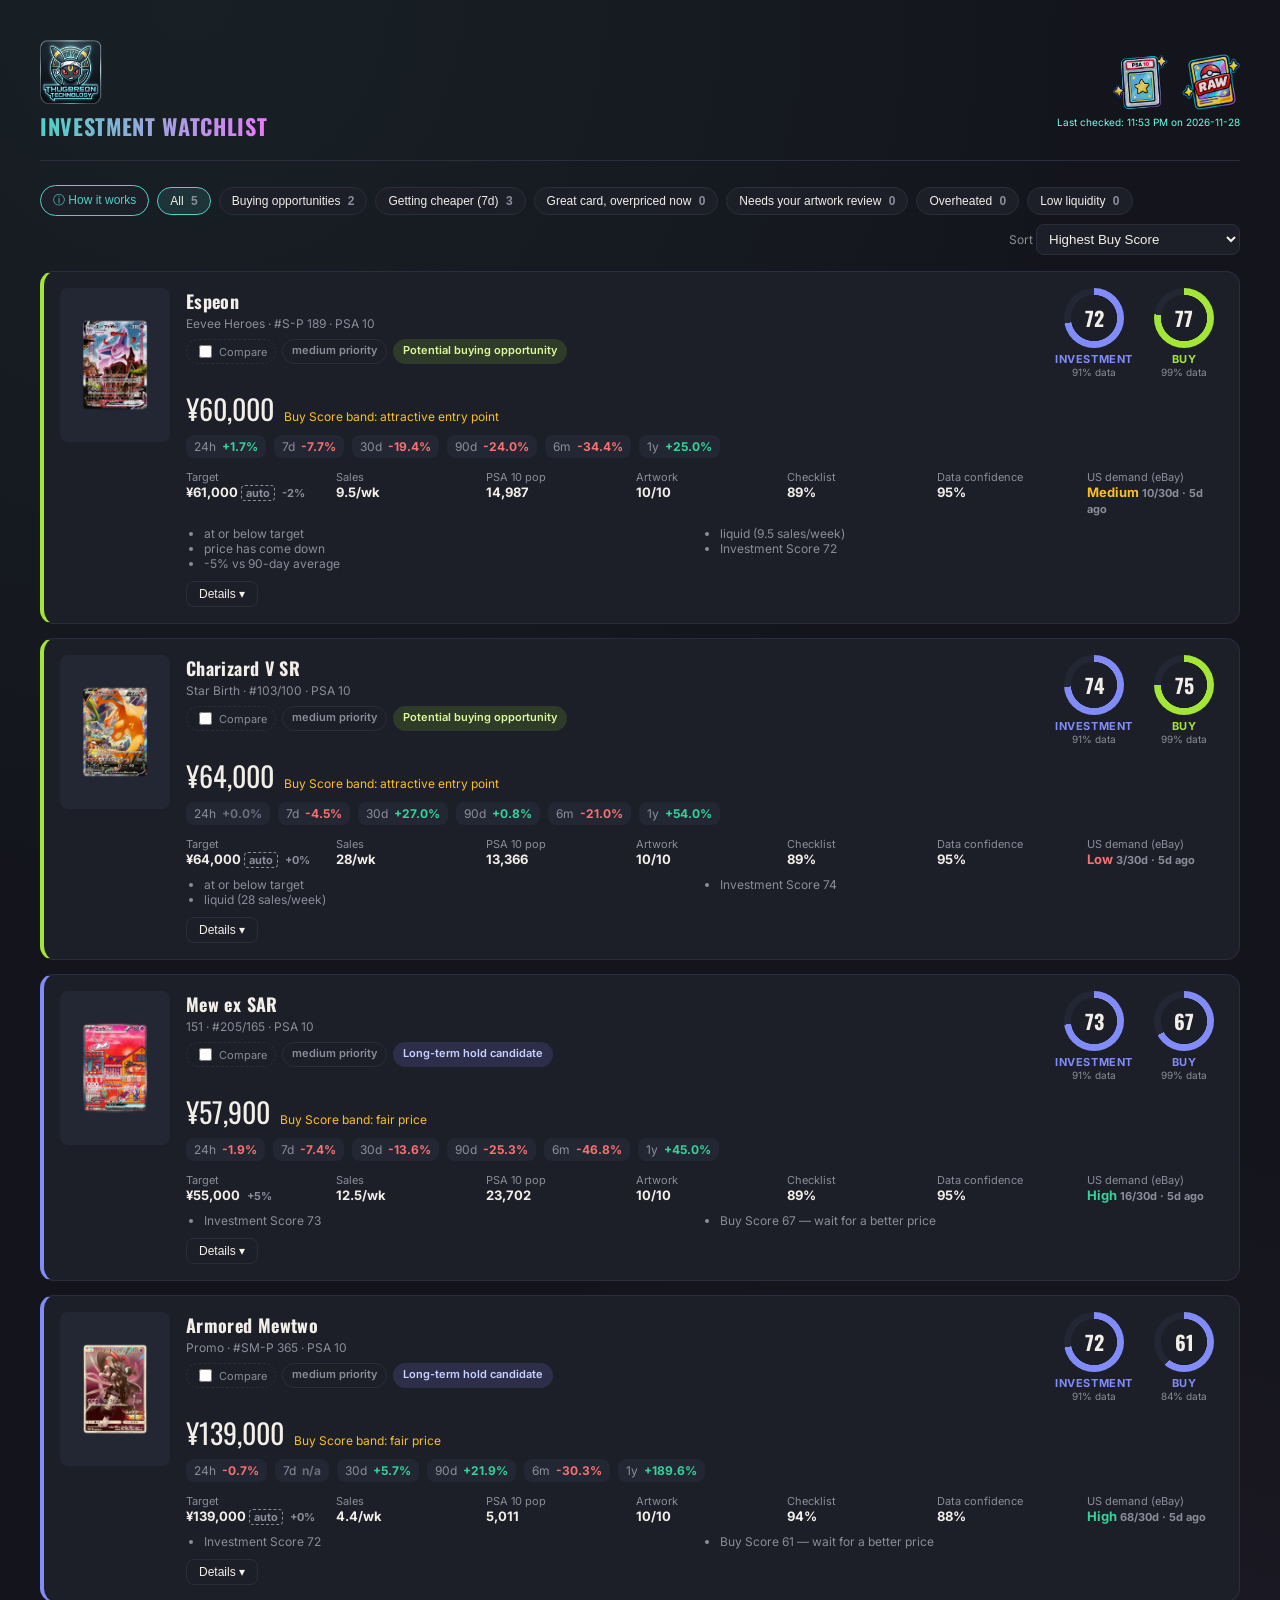
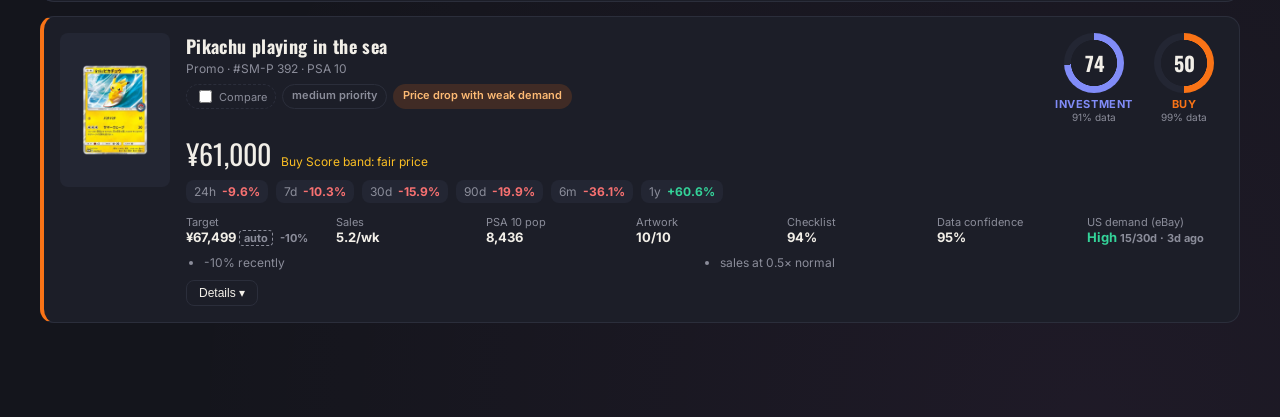
<file: docs/dashboard_watch.html>
<!DOCTYPE html>
<html lang="en">
<head>
<meta charset="UTF-8">
<title>SNKRDUNK Watch — Investment Watchlist</title>
<meta name="viewport" content="width=device-width, initial-scale=1">
<link rel="preconnect" href="https://fonts.googleapis.com">
<link href="https://fonts.googleapis.com/css2?family=Oswald:wght@500;600;700&family=Inter:wght@400;500;600&display=swap" rel="stylesheet">
<style>
  :root {
    --bg: #14151c;
    --surface: #1c1e28;
    --surface-2: #232633;
    --surface-border: #2b2e3b;
    --text: #f2efe8;
    --text-muted: #8b8d9a;
    --foil-teal: #4fd1c5;
    --foil-magenta: #e879f9;
    --up: #34d399;
    --down: #f87171;
    --flat: #6b6e7d;
    --inv: #818cf8;          /* Investment Score colour */
    --buy: #fbbf24;          /* Buy Score colour */
  }
  * { box-sizing: border-box; }
  body {
    margin: 0; background: var(--bg); color: var(--text);
    background-image: radial-gradient(circle at 15% 0%, rgba(79,209,197,0.06), transparent 40%),
                      radial-gradient(circle at 85% 100%, rgba(232,121,249,0.05), transparent 40%);
    font-family: 'Inter', system-ui, sans-serif; min-height: 100vh; padding: 40px 24px 80px;
  }
  a { color: var(--foil-teal); }
  .muted { color: var(--text-muted); }
  code { background: var(--surface-2); padding: 1px 5px; border-radius: 4px; }

  header {
    max-width: 1200px; margin: 0 auto 24px; display: flex; align-items: center; justify-content: space-between;
    flex-wrap: wrap; gap: 8px; border-bottom: 1px solid var(--surface-border); padding-bottom: 18px;
  }
  .header__logo { --logo-height: 64px; height: var(--logo-height); width: auto; display: block; }
  .header__title { font-family: 'Oswald', sans-serif; font-size: 22px; letter-spacing: .03em; text-transform: uppercase; margin: 6px 0 0; }
  .header__title span { background: linear-gradient(90deg, var(--foil-teal), var(--foil-magenta)); -webkit-background-clip: text; background-clip: text; color: transparent; }
  .header__right { display: flex; flex-direction: column; align-items: flex-end; gap: 6px; }
  .header__nav-row { display: flex; align-items: center; gap: 14px; }
  .header__sold-link { font-size: 13px; font-weight: 600; color: var(--foil-teal); text-decoration: none; }
  .header__nav-icon-link { display: block; line-height: 0; opacity: .85; transition: opacity .15s, transform .15s; }
  .header__nav-icon-link:hover { opacity: 1; transform: translateY(-1px); }
  .header__nav-icon { --nav-icon-height: 56px; height: var(--nav-icon-height); width: auto; display: block; border-radius: 6px; }
  .header__refresh-btn { cursor: pointer; font-size: 12px; font-weight: 600; padding: 4px 10px; border-radius: 999px;
    border: 1px solid rgba(255,255,255,.25); background: transparent; color: var(--foil-teal); }
  .header__refresh-icon-btn { background: transparent; border: 0; padding: 0; cursor: pointer; }
  .header__refresh-icon-btn.is-refreshing .header__nav-icon { animation: refreshSpin .9s linear infinite; }
  @keyframes refreshSpin { to { transform: rotate(360deg); } }
  .updated { font-size: 12px; color: var(--text-muted); }
  .edit-link { font-size: 12px; }

  main { max-width: 1200px; margin: 0 auto; }
  .intro { font-size: 13px; color: var(--text-muted); margin: 0 0 14px; line-height: 1.5; }
  .intro b.inv { color: var(--inv); } .intro b.buy { color: var(--buy); }

  .toolbar { display: flex; flex-wrap: wrap; gap: 8px; align-items: center; margin-bottom: 16px; }
  .chip { cursor: pointer; border: 1px solid var(--surface-border); background: var(--surface); color: var(--text);
    border-radius: 999px; padding: 6px 12px; font-size: 12px; }
  .chip b { color: var(--text-muted); margin-left: 4px; }
  .chip--on { border-color: var(--foil-teal); background: rgba(79,209,197,.12); }
  .sort { margin-left: auto; font-size: 12px; color: var(--text-muted); }
  .sort select { background: var(--surface); color: var(--text); border: 1px solid var(--surface-border); border-radius: 8px; padding: 6px 8px; }

  .psa-stale-bar { display: flex; flex-wrap: wrap; align-items: center; gap: 10px 14px; margin: 0 0 14px; padding: 10px 14px;
    border: 1px solid rgba(255,255,255,.12); border-radius: 10px; background: rgba(255,255,255,.04); }
  .psa-stale-bar__btn { cursor: pointer; padding: 8px 14px; border-radius: 8px; border: 0; font-weight: 600; background: #e0a100; color: #1a1a1a; }
  .psa-stale-bar__stop { cursor: pointer; padding: 8px 12px; border-radius: 8px; font-weight: 600; background: transparent; color: inherit; border: 1px solid rgba(255,255,255,.3); }
  .psa-stale-bar__hint { font-size: 12px; opacity: .75; flex: 1 1 320px; }
  .psa-stale-bar__msg { flex-basis: 100%; font-size: 13px; }
  .psa-stale-bar__msg:empty { display: none; }

  /* ---------- watchlist card ---------- */
  .w { background: var(--surface); border: 1px solid var(--surface-border); border-radius: 14px; margin-bottom: 14px;
    border-left: 4px solid var(--surface-border); }
  .w--buy3 { border-left-color: #22c55e; box-shadow: 0 0 0 1px rgba(34,197,94,.35); }
  .w--buy2 { border-left-color: #4ade80; }
  .w--buy1 { border-left-color: #a3e635; }
  .w--hold { border-left-color: var(--inv); }
  .w--hot  { border-left-color: #fb7185; }
  .w--weak { border-left-color: #f97316; }
  .w--thin { border-left-color: #94a3b8; }
  .w__main { display: flex; gap: 16px; padding: 16px; }
  .w__imgwrap { flex: 0 0 auto; }
  .w__img { width: 110px; height: 154px; object-fit: contain; border-radius: 8px; background: var(--surface-2); display: block; }
  .w__img--none { display: flex; align-items: center; justify-content: center; font-size: 11px; color: var(--text-muted); text-align: center; }
  .w__body { flex: 1; min-width: 0; }
  .w__top { display: flex; justify-content: space-between; gap: 12px; flex-wrap: wrap; }
  .w__name { margin: 0; font-size: 18px; font-family: 'Oswald', sans-serif; letter-spacing: .02em; }
  .w__name a { color: var(--text); text-decoration: none; }
  .w__name a:hover { color: var(--foil-teal); }
  .w__sub { font-size: 12px; color: var(--text-muted); margin-top: 2px; }
  .w__badges { display: flex; gap: 6px; flex-wrap: wrap; margin-top: 8px; }
  .badge { font-size: 11px; font-weight: 600; padding: 3px 9px; border-radius: 999px; border: 1px solid var(--surface-border); text-transform: none; }
  .badge--prio-high { color: #fca5a5; border-color: rgba(252,165,165,.4); }
  .badge--prio-medium { color: var(--text-muted); }
  .badge--prio-low { color: #64748b; }
  .badge--buy3 { background: rgba(34,197,94,.2); color: #86efac; border-color: transparent; }
  .badge--buy2 { background: rgba(74,222,128,.16); color: #86efac; border-color: transparent; }
  .badge--buy1 { background: rgba(163,230,53,.14); color: #d9f99d; border-color: transparent; }
  .badge--hold { background: rgba(129,140,248,.16); color: #c7d2fe; border-color: transparent; }
  .badge--hot  { background: rgba(251,113,133,.16); color: #fda4af; border-color: transparent; }
  .badge--weak { background: rgba(249,115,22,.16); color: #fdba74; border-color: transparent; }
  .badge--thin { background: rgba(148,163,184,.16); color: #cbd5e1; border-color: transparent; }
  .badge--none { color: var(--text-muted); }

  .w__scores { display: flex; gap: 12px; }
  .score { text-align: center; width: 78px; }
  .score__ring { --p: 0; width: 60px; height: 60px; margin: 0 auto; border-radius: 50%; display: flex; align-items: center; justify-content: center;
    background: radial-gradient(closest-side, var(--surface) 76%, transparent 78% 100%), conic-gradient(var(--c) calc(var(--p) * 1%), var(--surface-2) 0); }
  .score--inv .score__ring { --c: var(--inv); }
  .score--buy .score__ring { --c: var(--buy); }
  .score__ring b { font-family: 'Oswald', sans-serif; font-size: 20px; }
  .score__label { font-size: 11px; font-weight: 700; margin-top: 4px; text-transform: uppercase; letter-spacing: .05em; }
  .score--inv .score__label { color: var(--inv); }
  .score--buy .score__label { color: var(--buy); }
  /* Buy ring + label take the colour of the card's label (same colours as the badge) */
  .score--lbl-buy3 { --lc: #22c55e; } .score--lbl-buy2 { --lc: #4ade80; } .score--lbl-buy1 { --lc: #a3e635; }
  .score--lbl-hold { --lc: var(--inv); } .score--lbl-hot { --lc: #fb7185; } .score--lbl-weak { --lc: #f97316; }
  .score--lbl-thin { --lc: #94a3b8; }
  .score--buy[class*="score--lbl-"]:not(.score--lbl-none) .score__ring { --c: var(--lc); }
  .score--buy[class*="score--lbl-"]:not(.score--lbl-none) .score__label { color: var(--lc); }
  .score__cov { font-size: 10px; color: var(--text-muted); }

  .w__price { display: flex; align-items: baseline; gap: 10px; margin: 10px 0 6px; flex-wrap: wrap; }
  .w__now { font-family: 'Oswald', sans-serif; font-size: 28px; }
  .w__band { font-size: 12px; color: var(--buy); }
  .w__chgs { display: flex; gap: 8px; flex-wrap: wrap; }
  .chg { font-size: 12px; border-radius: 8px; padding: 4px 8px; background: var(--surface-2); display: flex; gap: 6px; }
  .chg span { color: var(--text-muted); }
  .chg--up b { color: var(--up); } .chg--down b { color: var(--down); } .chg--flat b, .chg--na b { color: var(--flat); }
  .w__facts { display: grid; grid-template-columns: repeat(auto-fill, minmax(130px, 1fr)); gap: 6px 14px; margin-top: 12px; }
  .w__facts div { display: flex; flex-direction: column; font-size: 13px; }
  .w__facts span { font-size: 11px; color: var(--text-muted); }
  .auto { font-size: 10px; color: var(--text-muted); border: 1px dashed var(--text-muted); border-radius: 4px; padding: 0 4px; cursor: help; }
  .vs { font-size: 11px; margin-left: 4px; } .vs--good { color: var(--up); } .vs--bad { color: var(--down); }
  .needs { color: #fbbf24; font-weight: 500; font-size: 12px; }
  .w__reasons { margin: 10px 0 0; padding-left: 18px; font-size: 12px; color: var(--text-muted); columns: 2 220px; }
  .w__more { margin-top: 10px; background: transparent; border: 1px solid var(--surface-border); color: var(--text); border-radius: 8px; padding: 5px 12px; cursor: pointer; font-size: 12px; }

  .w__details { border-top: 1px solid var(--surface-border); padding: 16px; }
  .d__grid { display: grid; grid-template-columns: 1fr 1fr; gap: 24px; margin-bottom: 18px; }
  @media (max-width: 860px) { .d__grid { grid-template-columns: 1fr; } .w__main { flex-direction: column; } }
  h4 { margin: 0 0 6px; font-size: 13px; text-transform: uppercase; letter-spacing: .05em; color: var(--text-muted); }
  section h4:not(:first-child) { margin-top: 16px; }
  .pchart, .schart { width: 100%; height: 120px; background: var(--surface-2); border-radius: 8px; display: block; }
  .schart { height: 80px; }
  .schart .l-inv { stroke: var(--inv); } .schart .l-buy { stroke: var(--buy); }
  .pchart__axis { display: flex; justify-content: space-between; font-size: 11px; color: var(--text-muted); margin-top: 4px; gap: 8px; }
  .k-inv { color: var(--inv); } .k-buy { color: var(--buy); }
  table { width: 100%; border-collapse: collapse; font-size: 12px; }
  td { padding: 4px 6px; border-bottom: 1px solid var(--surface-border); vertical-align: top; }
  .mt td:first-child { color: var(--text-muted); width: 44%; }
  .bd td.num { white-space: nowrap; text-align: right; font-variant-numeric: tabular-nums; }
  .bd tr.na td { color: var(--text-muted); font-style: italic; }
  .src { color: var(--text-muted); font-size: 11px; }
  section > p.muted { font-size: 11px; margin: 0 0 6px; }
  .cl { display: grid; grid-template-columns: 1fr 1fr; gap: 6px 16px; }
  .cl h5 { margin: 6px 0 2px; font-size: 12px; }
  .cl ul { list-style: none; margin: 0; padding: 0; font-size: 12px; }
  .cl li { padding: 2px 0; }
  .cl__i { display: inline-block; width: 16px; font-weight: 700; }
  .cl--yes .cl__i { color: var(--up); } .cl--no .cl__i { color: var(--down); } .cl--na { color: var(--text-muted); } .cl--info .cl__i { color: var(--foil-teal); }
  .alist { margin: 0; padding-left: 16px; font-size: 12px; }
  .w__notes p { font-size: 13px; white-space: pre-wrap; margin: 0; }

  .legend { margin-top: 28px; font-size: 12px; color: var(--text-muted); line-height: 1.6; }
  .purchased { margin-top: 20px; font-size: 13px; }
  .empty { padding: 40px; text-align: center; border: 1px dashed var(--surface-border); border-radius: 14px; color: var(--text-muted); }
  .w.is-hidden { display: none; }
  .us { font-weight: 700; text-decoration: none; color: var(--foil-teal); }
  .us--high { color: var(--up); } .us--medium { color: var(--buy); } .us--low { color: var(--down); }
  .ebay-bar { margin: 0 0 14px; padding: 10px 14px; border: 1px solid rgba(255,255,255,.12); border-radius: 10px;
    background: rgba(255,255,255,.04); font-size: 13px; }
  .ebay-bar__links { margin-top: 6px; line-height: 1.8; }
  .ebay-bar a { color: var(--foil-teal); }

  /* ---------- pop-ups ---------- */
  .chip--info { border-color: var(--foil-teal); color: var(--foil-teal); }
  .modal { display: none; position: fixed; inset: 0; z-index: 1000; background: rgba(5,6,10,.72); padding: 30px 16px; overflow: auto; }
  .modal.open { display: block; }
  .modal__box { position: relative; max-width: 820px; margin: 0 auto; background: var(--surface); border: 1px solid var(--surface-border);
    border-radius: 14px; padding: 22px 24px 26px; }
  .modal__box--wide { max-width: 1150px; }
  .modal__box h2 { font-family: 'Oswald', sans-serif; text-transform: uppercase; letter-spacing: .03em; margin: 0 0 12px; font-size: 20px; }
  .modal__x { position: absolute; top: 10px; right: 14px; background: none; border: 0; color: var(--text-muted); font-size: 26px; cursor: pointer; }
  .info { font-size: 13px; line-height: 1.6; }
  .info h3 { font-size: 13px; text-transform: uppercase; letter-spacing: .06em; color: var(--foil-teal); margin: 20px 0 6px; }
  .info h3:first-child { margin-top: 0; }
  .info p { margin: 0 0 8px; }
  .info ul { margin: 0 0 8px; padding-left: 18px; }
  .info-t td:nth-child(2) { text-align: right; white-space: nowrap; color: var(--text-muted); width: 40px; }
  .info-t td:first-child { white-space: nowrap; font-weight: 600; width: 150px; }
  .lb-hot { color: #fda4af; } .lb-weak { color: #fdba74; } .lb-thin { color: #cbd5e1; } .lb-hold { color: #c7d2fe; }
  .lb-buy3, .lb-buy2 { color: #86efac; } .lb-buy1 { color: #d9f99d; }

  /* ---------- compare ---------- */
  .w__cmp { font-size: 11px; color: var(--text-muted); display: inline-flex; align-items: center; gap: 4px; cursor: pointer;
    border: 1px dashed var(--surface-border); border-radius: 999px; padding: 2px 8px; }
  .w__cmp:has(input:checked) { color: var(--foil-teal); border-color: var(--foil-teal); border-style: solid; }
  .cmpbar { position: fixed; left: 50%; transform: translateX(-50%); bottom: 18px; z-index: 900; display: none; gap: 10px; align-items: center;
    background: var(--surface-2); border: 1px solid var(--foil-teal); border-radius: 999px; padding: 8px 10px 8px 16px; font-size: 13px;
    box-shadow: 0 8px 30px rgba(0,0,0,.5); }
  .cmpbar.show { display: flex; }
  .cmpbar__go { cursor: pointer; border: 0; border-radius: 999px; padding: 6px 14px; font-weight: 700; background: var(--foil-teal); color: #0b1a19; }
  .cmpbar__go:disabled { opacity: .4; cursor: default; }
  .cmpbar__clear { cursor: pointer; border: 0; background: none; color: var(--text-muted); }
  .cmp-diffs { background: var(--surface-2); border-radius: 10px; padding: 12px 16px; margin-bottom: 16px; font-size: 13px; }
  .cmp-diffs h4 { margin: 0 0 6px; }
  .cmp-diffs ul { margin: 0; padding-left: 18px; line-height: 1.6; }
  .cmp-wrap { overflow-x: auto; }
  .cmp-t { min-width: 560px; }
  .cmp-t th { text-align: left; vertical-align: bottom; padding: 6px; font-size: 13px; }
  .cmp-t th img { width: 90px; height: 126px; object-fit: contain; display: block; margin-bottom: 6px; background: var(--surface-2); border-radius: 6px; }
  .cmp-t th a { color: var(--text); text-decoration: none; }
  .cmp-t th .muted { font-weight: 400; font-size: 11px; display: block; }
  .cmp-t td:first-child { color: var(--text-muted); width: 210px; }
  .cmp-t tr.grp td { color: var(--foil-teal); font-size: 11px; text-transform: uppercase; letter-spacing: .06em; padding-top: 14px; border-bottom: 0; }
  .cmp-t td.best { color: var(--up); font-weight: 700; }
  .cmp-t td.worst { color: var(--down); }
  .cmp-t td.na { color: var(--flat); }
  .cmp-t td.pos { color: var(--up); } .cmp-t td.neg { color: var(--down); }
  .cmp-note { font-size: 11px; color: var(--text-muted); margin-top: 10px; }
</style>
<!-- Your personal tweaks live in custom.css (shared with the other dashboards). -->
<link rel="stylesheet" href="custom.css">
</head>
<body>
<svg width="0" height="0" style="position:absolute">
  <defs>
    <linearGradient id="foilGrad" x1="0%" y1="0%" x2="100%" y2="0%">
      <stop offset="0%" stop-color="#4fd1c5" />
      <stop offset="100%" stop-color="#e879f9" />
    </linearGradient>
  </defs>
</svg>

<header>
  <div>
    <img src="logo.png" alt="Logo" class="header__logo" onerror="this.style.display='none'">
    <h1 class="header__title"><span>Investment Watchlist</span></h1>
  </div>
  <div class="header__right">
    <div class="header__nav-row">
      <a class="header__nav-icon-link" href="dashboard.html"><img class="header__nav-icon" src="data/images/psa10-icon.png" alt="PSA10 Dashboard →" title="PSA10 Dashboard →"></a><a class="header__nav-icon-link" href="dashboard_raw.html"><img class="header__nav-icon" src="data/images/raw-icon.png" alt="Raw Cards →" title="Raw Cards →"></a>
      <button type="button" class="header__nav-icon-link header__refresh-icon-btn" id="scrapeNowBtn" onclick="scrapeNow()" title="Scrape SNKRDUNK now for every watchlist card (needs config_editor.py running)"><img class="header__nav-icon" src="data/images/scrape-icon.png" alt="Scrape now"></button>
<div id="scrapeBox" style="display:none;position:fixed;left:16px;bottom:16px;z-index:9999;width:min(420px,calc(100vw - 32px));
  background:#1c1e28;border:1px solid #2b2e3b;border-radius:12px;padding:12px 14px;box-shadow:0 8px 30px rgba(0,0,0,.45);font-size:13px;color:#f2efe8">
  <div style="display:flex;justify-content:space-between;gap:8px;align-items:center">
    <b id="scrapeTitle">Scraping…</b>
    <button type="button" onclick="document.getElementById('scrapeBox').style.display='none'" style="background:none;border:0;color:#8b8d9a;cursor:pointer;font-size:16px">×</button>
  </div>
  <div style="height:6px;background:#2b2e3b;border-radius:3px;margin:8px 0;overflow:hidden"><div id="scrapeBar" style="height:100%;width:0;background:linear-gradient(90deg,#4fd1c5,#e879f9);transition:width .4s"></div></div>
  <div id="scrapeText" style="color:#8b8d9a"></div>
  <pre id="scrapeTail" style="display:none;white-space:pre-wrap;font-size:11px;color:#8b8d9a;max-height:140px;overflow:auto;margin:8px 0 0"></pre>
</div>
<script>
(function () {
  var local = location.protocol === 'file:' || location.hostname === 'localhost' || location.hostname === '127.0.0.1';
  if (!local) document.getElementById('scrapeNowBtn').style.display = 'none';
})();
const SCRAPE_TARGET = 'watch';
function scrapeEditor() { try { return CONFIG_EDITOR_URL; } catch (e) { return 'http://127.0.0.1:8971'; } }
let scrapeTimer = null;
let scrapeSawOther = false;   // an outside scrape (e.g. scheduled) was running while this page was open
function scrapeShow(title, text, pct, tail) {
  document.getElementById('scrapeBox').style.display = 'block';
  document.getElementById('scrapeTitle').textContent = title;
  document.getElementById('scrapeText').textContent = text || '';
  document.getElementById('scrapeBar').style.width = (pct == null ? 0 : pct) + '%';
  const t = document.getElementById('scrapeTail');
  t.style.display = tail ? 'block' : 'none'; t.textContent = tail || '';
}
async function scrapePost(path, body) {
  const res = await fetch(scrapeEditor() + path, { method: 'POST', headers: { 'Content-Type': 'application/json' }, body: JSON.stringify(body || {}) });
  return res.json();
}
function scrapeBusy(on) {
  const b = document.getElementById('scrapeNowBtn');
  b.disabled = on; b.classList.toggle('is-refreshing', on);
}
async function scrapeNow() {
  if (!confirm('Scrape SNKRDUNK now for every card on this dashboard? It takes a few minutes; the page reloads itself when it is done.')) return;
  scrapeBusy(true);
  try {
    const d = await scrapePost('/api/scrape', { target: SCRAPE_TARGET });
    if (!d.ok) { scrapeShow("Can't start a scrape", d.error || 'unknown error', 0); scrapeBusy(false); return; }
    scrapeShow('Scraping…', 'Starting the browser…', 2);
    scrapePoll();
  } catch (e) {
    scrapeShow("Can't start a scrape", 'Could not reach the tracker — is config_editor.py running?', 0);
    scrapeBusy(false);
  }
}
async function scrapePoll(quietIfIdle) {
  clearTimeout(scrapeTimer);
  let d;
  try { d = await scrapePost('/api/scrape-status'); } catch (e) { if (!quietIfIdle) scrapeShow('Lost contact with the tracker', 'Is config_editor.py still running?', 0); scrapeBusy(false); return; }
  if (d.running && !d.ours) {
    scrapeSawOther = true;
    scrapeBusy(true);
    scrapeShow('Another scrape is running', (d.other || '') + ' is running (probably your scheduled run). This page will reload when it finishes.', 50);
    scrapeTimer = setTimeout(function () { scrapePoll(); }, 5000);
    return;
  }
  if (d.running) {
    scrapeBusy(true);
    const pct = d.total ? Math.min(98, Math.round(d.done / d.total * 100)) : 5;
    scrapeShow('Scraping… ' + (d.total ? d.done + ' of ' + d.total : ''), d.current ? 'Now: ' + d.current : 'Starting…', pct);
    scrapeTimer = setTimeout(function () { scrapePoll(); }, 2000);
    return;
  }
  if (d.finished && !quietIfIdle) {
    if (d.skipped_locked) { scrapeShow("Didn't run", 'Another scrape was already running, so this one was skipped.', 0, d.tail); scrapeBusy(false); return; }
    if (d.returncode === 0) { scrapeShow('Done — reloading', (d.done || 0) + ' card(s) checked.', 100); setTimeout(function () { location.reload(); }, 900); return; }
    scrapeShow('The scrape stopped with an error', 'Last lines of its output:', 100, d.tail);
  }
  if (scrapeSawOther) { scrapeShow('Done — reloading', 'The other scrape has finished.', 100); setTimeout(function () { location.reload(); }, 900); return; }
  scrapeBusy(false);
}
// If a scrape is already going when the page opens, show its progress.
(function () {
  var local = location.protocol === 'file:' || location.hostname === 'localhost' || location.hostname === '127.0.0.1';
  if (!local) return;
  scrapePost('/api/scrape-status').then(function (d) { if (d.running) scrapePoll(); }).catch(function () {});
})();
</script><button type="button" class="header__nav-icon-link header__refresh-icon-btn" id="refreshDashBtn" onclick="refreshDashboards()" title="Redraw all dashboards from the saved data (needs config_editor.py running)"><img class="header__nav-icon" src="data/images/refresh-icon.png" alt="Refresh"></button>
<script>
(function () {
  var local = location.protocol === 'file:' || location.hostname === 'localhost' || location.hostname === '127.0.0.1';
  if (!local) {
    document.getElementById('refreshDashBtn').style.display = 'none';
    document.querySelectorAll('.local-only-nav').forEach(function (el) { el.style.display = 'none'; });
  }
})();
async function refreshDashboards() {
  const btn = document.getElementById('refreshDashBtn');
  const isIcon = btn.classList.contains('header__refresh-icon-btn');
  let editor = 'http://127.0.0.1:8971';
  try { editor = CONFIG_EDITOR_URL; } catch (e) {}   // the page's own setting if it loaded, else the default
  const label = btn.textContent;
  btn.disabled = true; btn.classList.add('is-refreshing');
  if (!isIcon) btn.textContent = '🔄 Refreshing…';
  try {
    const res = await fetch(editor + '/api/render', { method: 'POST', headers: { 'Content-Type': 'application/json' }, body: JSON.stringify({ target: 'all' }) });
    const data = await res.json();
    if (data.ok) { if (!isIcon) btn.textContent = '✓ Done'; setTimeout(function () { location.reload(); }, 400); return; }
    alert('Refresh failed: ' + (data.error || 'unknown error'));
  } catch (err) {
    alert('Could not reach the tracker — is config_editor.py running?');
  }
  btn.disabled = false; btn.classList.remove('is-refreshing');
  if (!isIcon) btn.textContent = label;
}
</script>
    </div>
    <div class="updated">Last checked: <span class="updated__time">11:53 PM</span> on 2026-11-28</div>
    <a class="edit-link local-only" href="http://127.0.0.1:8971/watch" target="_blank" rel="noopener">✎ Edit watchlist cards &amp; settings</a>
  </div>
</header>

<main>

  
  

  <div class="toolbar">
    <button type="button" class="chip chip--info" onclick="openModal('infoModal')">ⓘ How it works</button>
    <button type="button" class="chip chip--on" data-filter="all" onclick="setFilter(this)">All <b>5</b></button><button type="button" class="chip" data-filter="buy" onclick="setFilter(this)">Buying opportunities <b>2</b></button><button type="button" class="chip" data-filter="drop" onclick="setFilter(this)">Getting cheaper (7d) <b>3</b></button><button type="button" class="chip" data-filter="overpriced" onclick="setFilter(this)">Great card, overpriced now <b>0</b></button><button type="button" class="chip" data-filter="art" onclick="setFilter(this)">Needs your artwork review <b>0</b></button><button type="button" class="chip" data-filter="hot" onclick="setFilter(this)">Overheated <b>0</b></button><button type="button" class="chip" data-filter="thin" onclick="setFilter(this)">Low liquidity <b>0</b></button>
    <label class="sort">Sort
      <select id="sortSel" onchange="applySort()">
        <option value="buy">Highest Buy Score</option>
        <option value="inv">Highest Investment Score</option>
        <option value="drop">Biggest price drops (7d)</option>
        <option value="rise">Biggest price increases (7d)</option>
        <option value="vsavg">Lowest vs 90-day average</option>
        <option value="liq">Highest liquidity</option>
        <option value="psa">Lowest PSA 10 population</option>
        <option value="target">Closest to target price</option>
        <option value="prio">Priority</option>
        <option value="us">Highest US demand (eBay)</option>
        <option value="added">Newest added</option>
      </select>
    </label>
  </div>

  <div id="cards">

<article class="w w--hold" id="w-Mew_ex_SAR" data-buy="67" data-inv="73" data-c7="-7.36" data-c24="-1.864" data-vsavg="-6.774" data-liq="12.5" data-psa="23702" data-vstarget="5.273" data-prio="1" data-added="2026-11-23" data-idx="0" data-us="16" data-label="hold" data-art="" data-flag-overpriced="0" data-flag-drop="1">
  <div class="w__main">
    <a href="https://snkrdunk.com/apparels/128121/sales-histories" target="_blank" rel="noopener" class="w__imgwrap"><img class="w__img" src="data/images/Mew_ex_SAR.webp" alt="" loading="lazy"></a>
    <div class="w__body">
      <div class="w__top">
        <div>
          <h3 class="w__name"><a href="https://snkrdunk.com/apparels/128121/sales-histories" target="_blank" rel="noopener">Mew ex SAR</a></h3>
          <div class="w__sub">151 · #205/165 · PSA 10</div>
          <div class="w__badges"><label class="w__cmp" title="Compare this card side by side with 1–2 others"><input type="checkbox" class="cmp-box" value="w-Mew_ex_SAR" onchange="toggleCompare(this)"> Compare</label>
            <span class="badge badge--prio-medium">medium priority</span>
            <span class="badge badge--label badge--hold">Long-term hold candidate</span></div>
        </div>
        <div class="w__scores"><div class="score score--inv" title="Investment Score: long-term attractiveness, whatever today's price"><div class="score__ring" style="--p:73"><b>73</b></div><div class="score__label">Investment</div><div class="score__cov">91% data</div></div><div class="score score--buy score--lbl-hold" title="Buy Score: how good today's price is as an entry point (colour = the card's label)"><div class="score__ring" style="--p:67"><b>67</b></div><div class="score__label">Buy</div><div class="score__cov">99% data</div></div></div>
      </div>
      <div class="w__price"><span class="w__now">¥57,900</span>
        <span class="w__band" title="What the Buy Score alone says. The coloured label above also weighs liquidity, PSA growth and the Investment Score.">Buy Score band: fair price</span></div>
      <div class="w__chgs"><div class="chg chg--down"><span>24h</span><b>-1.9%</b></div><div class="chg chg--down"><span>7d</span><b>-7.4%</b></div><div class="chg chg--down"><span>30d</span><b>-13.6%</b></div><div class="chg chg--down"><span>90d</span><b>-25.3%</b></div><div class="chg chg--down"><span>6m</span><b>-46.8%</b></div><div class="chg chg--up"><span>1y</span><b>+45.0%</b></div></div>
      <div class="w__facts">
        <div><span>Target</span><b>¥55,000 <span class="vs vs--bad">+5%</span></b></div>
        <div><span>Sales</span><b>12.5/wk</b></div>
        <div><span>PSA 10 pop</span><b>23,702</b></div>
        <div><span>Artwork</span><b>10/10</b></div>
        <div><span>Checklist</span><b>89%</b></div>
        <div><span>Data confidence</span><b>95%</b></div>
        <div><span>US demand (eBay)</span><b><a class="us us--high" href="https://www.ebay.com/sch/i.html?_nkw=Mew+ex+SAR+205%2F165+Japanese+PSA+10&amp;LH_Sold=1&amp;LH_Complete=1&amp;_sop=13&amp;_ipg=240" target="_blank" rel="noopener" title="eBay sold listings — opens the search">High</a> <span class="muted">16/30d · 5d ago</span></b></div>
      </div>
      <ul class="w__reasons"><li>Investment Score 73</li><li>Buy Score 67 — wait for a better price</li></ul>
      <button type="button" class="w__more" onclick="toggleDetails(this)">Details ▾</button>
    </div>
  </div>
  <div class="w__details" hidden>
    <div class="d__grid">
      <section><h4>Price history (1 year)</h4><svg class="pchart" viewBox="0 0 560 120" preserveAspectRatio="none"><polyline points="0.0,105.4 1.5,104.7 3.1,105.3 4.6,104.2 6.1,105.5 9.2,105.6 10.7,105.4 15.3,105.5 16.9,105.5 18.4,105.5 19.9,105.4 21.5,106.0 23.0,105.9 24.5,105.9 26.1,105.8 27.6,105.2 29.2,105.2 30.7,105.7 32.2,105.2 33.8,105.2 35.3,105.6 38.4,105.0 39.9,105.2 41.4,104.5 43.0,103.3 44.5,103.0 46.0,102.7 49.1,103.2 50.6,100.3 52.2,102.3 53.7,99.1 56.8,98.7 58.3,97.7 59.8,96.7 61.4,96.1 62.9,95.3 64.4,96.1 66.0,96.9 67.5,97.1 69.0,96.9 70.6,95.1 72.1,94.1 73.6,92.5 75.2,93.0 76.7,92.2 78.2,92.7 79.8,93.2 81.3,92.6 82.9,92.3 84.4,91.1 85.9,93.0 87.5,92.7 89.0,92.7 90.5,91.6 92.1,92.1 93.6,91.3 95.1,91.1 96.7,90.4 98.2,91.7 99.7,93.2 101.3,94.1 102.8,92.9 104.3,78.2 105.9,92.9 107.4,93.2 108.9,92.3 110.5,93.0 112.0,92.2 113.5,92.1 115.1,92.3 116.6,92.1 118.1,94.5 119.7,95.0 121.2,95.3 122.7,94.3 125.8,94.0 127.3,93.8 128.9,93.7 130.4,93.6 131.9,93.3 133.5,93.6 135.0,93.5 136.5,93.2 138.1,93.2 139.6,91.5 141.2,88.6 142.7,87.8 144.2,87.5 145.8,86.4 147.3,82.0 148.8,80.2 150.4,77.4 151.9,64.2 153.4,73.3 155.0,73.0 156.5,72.5 158.0,70.4 159.6,72.0 161.1,71.2 162.6,72.0 164.2,71.7 165.7,73.3 167.2,73.0 168.8,72.2 170.3,72.2 171.8,72.0 173.4,70.4 174.9,69.7 176.4,69.3 178.0,66.7 179.5,64.5 181.0,63.9 182.6,64.0 184.1,63.7 185.6,63.7 187.2,62.5 188.7,55.9 190.2,42.4 193.3,40.1 194.9,40.4 196.4,37.7 197.9,29.6 199.5,25.6 201.0,24.8 202.5,27.7 204.1,31.5 205.6,27.4 207.1,27.7 208.7,28.9 210.2,31.1 211.7,36.9 213.3,35.5 214.8,36.8 216.3,37.2 217.9,34.9 219.4,43.0 220.9,42.9 222.5,42.0 224.0,38.5 227.1,34.9 228.6,35.1 230.1,38.3 231.7,44.0 233.2,40.9 234.7,45.5 236.3,43.8 239.3,45.3 240.9,45.0 242.4,39.7 245.5,43.6 247.0,43.9 248.6,43.1 250.1,42.8 253.2,42.8 254.7,44.1 256.2,47.2 257.8,44.6 259.3,42.2 260.8,44.7 262.4,44.4 265.4,48.3 267.0,48.0 271.6,54.9 273.1,54.1 274.6,52.0 276.2,50.5 277.7,51.1 279.2,53.0 280.8,53.0 282.3,48.0 283.8,40.6 285.4,45.5 286.9,27.0 288.4,46.5 291.5,48.7 293.0,49.4 294.6,49.6 297.6,52.6 299.2,54.6 300.7,56.7 302.3,57.1 303.8,57.4 305.3,59.6 306.9,60.0 308.4,14.0 309.9,64.8 311.5,64.0 313.0,70.4 314.5,65.9 316.1,70.9 317.6,72.2 319.1,74.3 320.7,73.6 322.2,74.5 323.7,75.3 325.3,71.1 326.8,67.3 328.3,63.7 329.9,67.0 332.9,67.2 334.5,67.2 336.0,67.0 337.5,66.3 339.1,66.2 340.6,65.7 342.1,64.6 343.7,63.8 345.2,62.0 346.7,59.7 348.3,59.2 351.3,60.1 352.9,60.7 354.4,61.2 356.0,61.2 357.5,60.2 359.0,60.0 360.6,60.4 362.1,63.2 363.6,63.0 365.2,62.7 366.7,63.7 368.2,44.7 369.8,63.8 371.3,62.6 374.4,62.1 375.9,66.2 377.4,62.3 379.0,62.7 380.5,65.0 382.0,66.0 383.6,65.4 385.1,65.6 386.6,66.1 388.2,72.4 389.7,68.3 391.2,69.4 392.8,66.3 394.3,65.2 395.8,65.4 397.4,65.3 398.9,65.7 400.4,64.8 403.5,65.2 405.0,65.6 406.6,63.8 408.1,64.4 411.2,64.2 412.7,64.4 414.3,63.8 415.8,63.9 417.3,62.9 418.9,62.7 420.4,74.1 421.9,63.2 423.5,63.1 425.0,62.6 426.5,62.9 428.1,63.9 429.6,68.7 432.7,74.3 434.2,75.3 435.7,75.5 437.3,82.7 438.8,85.6 440.3,85.4 441.9,86.6 443.4,89.4 444.9,91.2 446.5,90.3 448.0,86.2 449.5,88.5 451.1,87.9 452.6,90.3 454.1,88.7 455.7,89.9 458.7,89.9 460.3,91.1 461.8,91.3 463.3,91.8 464.9,92.3 466.4,92.6 468.0,91.8 469.5,91.9 471.0,91.5 472.6,92.9 474.1,92.8 475.6,92.4 477.2,90.4 478.7,82.3 480.2,77.2 481.8,77.2 483.3,78.7 484.8,79.8 486.4,78.8 487.9,78.4 491.0,79.5 492.5,79.3 494.0,79.8 495.6,81.8 497.1,80.1 498.6,80.7 500.2,83.2 501.7,81.7 503.2,80.3 506.3,84.5 507.8,83.0 509.4,82.2 510.9,82.3 512.4,82.8 514.0,82.7 515.5,82.4 517.0,82.6 518.6,81.6 520.1,81.3 521.7,84.5 523.2,83.0 524.7,83.6 527.8,84.5 529.3,85.2 530.9,86.9 532.4,87.0 533.9,87.0 535.5,87.9 537.0,88.7 538.5,87.7 540.1,86.6 543.1,86.5 544.7,86.6 546.2,86.5 551.5,86.5 551.5,86.5 551.5,86.5 551.6,86.5 551.6,86.5 551.6,86.5 551.6,86.5 551.7,86.5 551.8,86.5 551.8,86.5 551.8,86.5 551.9,86.5 551.9,86.5 551.9,86.5 551.9,86.5 551.9,86.5 552.0,86.5 552.1,86.5 552.1,86.5 552.2,86.5 552.3,86.5 552.3,86.5 552.4,86.5 552.5,86.5 552.5,86.5 552.6,86.5 552.6,86.5 552.7,86.5 552.8,86.5 552.8,86.5 552.9,86.5 553.0,86.5 553.0,86.5 553.1,86.5 553.2,86.5 553.2,86.5 553.3,86.5 553.4,86.5 553.4,86.5 553.5,86.5 553.5,86.5 553.6,86.5 553.7,86.5 553.7,86.5 553.8,86.5 553.9,86.5 553.9,88.7 553.9,86.5 554.0,86.5 554.1,86.5 554.1,86.5 554.2,86.5 554.2,86.5 554.3,88.6 554.4,88.6 554.4,88.6 554.5,88.6 554.6,88.6 554.6,88.6 554.7,88.6 554.8,88.6 554.8,88.6 554.9,88.6 554.9,88.6 555.0,88.6 555.1,88.6 555.1,88.6 555.1,88.6 555.2,88.6 555.2,88.6 555.3,88.6 555.3,88.6 555.4,88.8 555.4,89.4 555.5,88.8 555.5,89.4 555.6,89.4 555.7,89.4 555.7,89.4 555.8,89.4 555.8,89.4 555.9,89.4 556.0,89.4 556.0,89.4 556.1,89.4 556.2,89.4 556.2,89.4 556.3,89.4 556.4,89.4 556.4,89.4 556.5,89.4 556.5,89.4 556.6,89.4 556.7,89.4 556.7,89.4 556.8,89.4 556.9,89.4 556.9,89.4 557.0,89.4 557.1,89.4 557.1,89.4 557.2,89.4 557.3,89.4 557.3,89.4 557.4,89.4 557.4,89.4 557.5,89.4 557.6,89.4 557.6,89.4 557.7,89.4 557.8,89.4 557.8,89.4 557.9,89.4 558.0,89.4 558.0,89.4 558.1,89.4 558.1,89.4 558.2,89.4 558.3,89.4 558.3,89.4 558.4,89.4 558.5,89.4 558.5,90.3 558.5,89.4 558.6,89.4 558.7,89.4 558.7,89.4 558.8,89.4 558.8,89.4 558.9,89.4 559.0,89.4 559.0,89.4 559.1,90.3 559.2,90.3 559.2,90.3 559.3,90.3 559.4,90.3 559.4,90.3 559.5,90.3 559.6,90.3 559.6,90.3 559.7,90.3 559.7,90.3 559.8,90.3 559.9,90.3 559.9,90.3 560.0,90.3" fill="none" stroke="url(#foilGrad)" stroke-width="2" vector-effect="non-scaling-stroke"/></svg><div class="pchart__axis"><span>Nov 29</span><span>low ¥39,000 · high ¥150,000</span><span>Nov 28</span></div>
        <h4>Market data</h4><table class="mt"><tbody><tr><td>Current price</td><td>¥57,900 <span class='muted'>(Last sold 14 hours ago)</span></td></tr><tr><td>Previous price (24h ago)</td><td>¥59,000</td></tr><tr><td>Average sale price</td><td>¥60,803 <span class='muted'>(last 30 days)</span></td></tr><tr><td>Recent high / low</td><td>¥62,900 / ¥57,900</td></tr><tr><td>90-day average / high / low</td><td>¥62,107 / ¥91,366 / ¥54,859</td></tr><tr><td>1-year high / low</td><td>¥150,000 / ¥39,000 <span class='muted'>(now 17% up the range)</span></td></tr><tr><td>All-time high / low</td><td>¥150,000 <span class='muted'>(2026-06-17)</span> / ¥5,900 <span class='muted'>(2024-04-27)</span><br><span class='muted'>-61% vs the all-time high · history since 2023-07-31 · shown for context, not scored</span></td></tr><tr><td>Long-term trend</td><td>+50.2% over 1 year</td></tr><tr><td>Price volatility (30 days)</td><td>2.1% typical swing</td></tr><tr><td>Sales</td><td>9 in 7 days · ≥32 in 30 days</td></tr><tr><td>Sales this week vs normal</td><td>n/a (needs 3+ weeks of sales)</td></tr><tr><td>PSA 10 / PSA 9 / all grades</td><td>23,702 / 4,295 / 29,243</td></tr><tr><td>PSA 10 growth</td><td>n/a (needs 2+ weeks of PSA updates)</td></tr><tr><td>US demand (eBay)</td><td>High — 16 sold in 30 days · checked Nov 23, 4:31 PM · <a href="https://www.ebay.com/sch/i.html?_nkw=Mew+ex+SAR+205%2F165+Japanese+PSA+10&amp;LH_Sold=1&amp;LH_Complete=1&amp;_sop=13&amp;_ipg=240" target="_blank" rel="noopener">eBay sold listings →</a></td></tr><tr><td>Release date</td><td>6/16/2023</td></tr><tr><td>Added to watchlist</td><td>2026-11-23</td></tr><tr><td>Last price check</td><td>Nov 28, 11:52 PM</td></tr></tbody></table></section>
      <section><h4>Investment Score: 73/100</h4><p class="muted">91 of the 100 points could be judged from data or your input; the rest count as 0 until there is data.</p><table class="bd"><tbody><tr class=""><td>Character popularity <span class="src">(your list)</span></td><td class="num">15 / 15</td><td>Mew is tier S on your popularity list</td></tr><tr class=""><td>Card rarity <span class="src">(your input)</span></td><td class="num">11 / 15</td><td>SAR 9 pts, low reprint risk +2</td></tr><tr class=""><td>PSA population</td><td class="num">2.7 / 20</td><td>PSA 10 pop 23,702; growth not known yet (needs 2+ weeks of PSA updates)</td></tr><tr class=""><td>Sales volume &amp; liquidity</td><td class="num">17 / 20</td><td>12.5 sales/week over the last 14 days seen</td></tr><tr class=""><td>Price fundamentals</td><td class="num">15 / 15</td><td>1 year trend +50%; price swings 2%</td></tr><tr class=""><td>Overseas demand <span class="src">(your rating)</span></td><td class="num">2.5 / 5</td><td>your rating 5/10 → 2.5 of 5 points</td></tr><tr class=""><td>Artwork <span class="src">(your rating)</span></td><td class="num">10 / 10</td><td>your artwork-quality rating 10/10 → 10 of 10 points</td></tr></tbody></table><h4>Buy Score: 67/100 — Fair price, consider waiting</h4><p class="muted">99 of the 100 points could be judged from data or your input; the rest count as 0 until there is data.</p><table class="bd"><tbody><tr class=""><td>Price vs target <span class="src">(your input)</span></td><td class="num">12 / 25</td><td>+5% vs your target ¥55,000</td></tr><tr class=""><td>Price vs history</td><td class="num">13 / 20</td><td>-7% vs the 90-day average ¥62,107</td></tr><tr class=""><td>Recent trend</td><td class="num">8 / 15</td><td>-7% in 7 days — falling (sales trend not known yet)</td></tr><tr class=""><td>Sales volume &amp; liquidity</td><td class="num">12.8 / 15</td><td>12.5 sales/week over the last 14 days seen</td></tr><tr class=""><td>Investment Score</td><td class="num">10.9 / 15</td><td>Investment Score 73 (coverage 91%)</td></tr><tr class=""><td>Margin of safety &amp; risk</td><td class="num">10 / 10</td><td>in the lower third of its 1-year range</td></tr></tbody></table></section>
    </div>
    <div class="d__grid">
      <section><h4>Investment checklist (89% evaluated)</h4><div class="cl"><div class="cl__group"><h5>Character popularity</h5><ul><li class="cl--yes"><span class="cl__i">✓</span>Major, consistently popular character <span class=muted>tier S (Mew)</span></li></ul></div><div class="cl__group"><h5>Card rarity</h5><ul><li class="cl--yes"><span class="cl__i">✓</span>Desirable rarity (6+ pts in your table) <span class=muted>SAR (9 pts)</span></li><li class="cl--yes"><span class="cl__i">✓</span>Low reprint risk <span class=muted>low</span></li></ul></div><div class="cl__group"><h5>PSA population</h5><ul><li class="cl--info"><span class="cl__i">•</span>PSA 10 population <span class=muted>23,702</span></li><li class="cl--info"><span class="cl__i">•</span>PSA 9 population <span class=muted>4,295</span></li><li class="cl--info"><span class="cl__i">•</span>Total graded (all PSA grades) <span class=muted>29,243</span></li><li class="cl--na"><span class="cl__i">—</span>PSA 10 pop growing slowly (&lt;3% / 30 days) <span class=muted>needs 2+ weeks of updates</span> <span class=muted>(not evaluated)</span></li><li class="cl--no"><span class="cl__i">✗</span>Low PSA 10 population (under 15,000) <span class=muted>23,702</span></li></ul></div><div class="cl__group"><h5>Sales &amp; liquidity</h5><ul><li class="cl--yes"><span class="cl__i">✓</span>Easy to sell (2+ sales a week) <span class=muted>12.5/week</span></li><li class="cl--na"><span class="cl__i">—</span>Prices backed by steady sales <span class=muted>(not evaluated)</span></li><li class="cl--yes"><span class="cl__i">✓</span>Not a thin market (1+ sales/week)</li></ul></div><div class="cl__group"><h5>Price &amp; valuation</h5><ul><li class="cl--yes"><span class="cl__i">✓</span>Not overvalued vs 90-day average <span class=muted>-7%</span></li><li class="cl--yes"><span class="cl__i">✓</span>Hasn't risen too fast (30 days) <span class=muted>-14%</span></li><li class="cl--yes"><span class="cl__i">✓</span>Not near its 1-year high <span class=muted>17% up its 1-year range</span></li><li class="cl--no"><span class="cl__i">✗</span>Margin of safety (at/below target)</li></ul></div><div class="cl__group"><h5>Overseas demand</h5><ul><li class="cl--info"><span class="cl__i">•</span>US demand on eBay (sold in 30 days) <span class=muted>High — 16 sales</span></li><li class="cl--info"><span class="cl__i">•</span>Your overseas-demand rating <span class=muted>5/10</span></li></ul></div><div class="cl__group"><h5>Artwork (your review)</h5><ul><li class="cl--info"><span class="cl__i">•</span>Artwork quality <span class=muted>10/10</span></li></ul></div></div></section>
      <section><h4>Score history</h4><svg class="schart" viewBox="0 0 560 80" preserveAspectRatio="none"><polyline class="l-inv" points="0.0,33.5 26.7,32.8 53.3,32.8 80.0,31.4 106.7,26.3 133.3,26.3 160.0,22.7 186.7,22.7 213.3,22.7 240.0,22.7 266.7,23.4 293.3,22.0 320.0,23.4 346.7,23.4 373.3,23.4 400.0,23.4 426.7,23.4 453.3,23.4 480.0,23.4 506.7,23.4 533.3,23.4 560.0,23.4" fill="none" stroke-width="2" vector-effect="non-scaling-stroke"/><polyline class="l-buy" points="0.0,24.9 26.7,24.9 53.3,24.9 80.0,24.9 106.7,24.2 133.3,24.2 160.0,23.4 186.7,30.6 213.3,30.6 240.0,30.6 266.7,30.6 293.3,30.6 320.0,30.6 346.7,30.6 373.3,30.6 400.0,27.0 426.7,27.0 453.3,27.0 480.0,27.8 506.7,27.8 533.3,27.8 560.0,27.8" fill="none" stroke-width="2" vector-effect="non-scaling-stroke"/></svg><div class="pchart__axis"><span class="k-inv">— Investment</span><span class="k-buy">— Buy</span><span>22 snapshots since Nov 23</span></div>
        <h4>Alerts</h4><p class='muted'>No alerts sent for this card yet.</p><div class="w__notes"><h4>Your notes</h4><p>151 is not reprinted.</p></div></section>
    </div>
  </div>
</article>

<article class="w w--hold" id="w-Armored_Mewtwo" data-buy="61" data-inv="72" data-c7="" data-c24="-0.714" data-vsavg="1.823" data-liq="4.4" data-psa="5011" data-vstarget="0.0" data-prio="1" data-added="2026-11-23" data-idx="1" data-us="68" data-label="hold" data-art="" data-flag-overpriced="0" data-flag-drop="0">
  <div class="w__main">
    <a href="https://snkrdunk.com/apparels/107574/sales-histories" target="_blank" rel="noopener" class="w__imgwrap"><img class="w__img" src="data/images/Armored_Mewtwo.webp" alt="" loading="lazy"></a>
    <div class="w__body">
      <div class="w__top">
        <div>
          <h3 class="w__name"><a href="https://snkrdunk.com/apparels/107574/sales-histories" target="_blank" rel="noopener">Armored Mewtwo</a></h3>
          <div class="w__sub">Promo · #SM-P 365 · PSA 10</div>
          <div class="w__badges"><label class="w__cmp" title="Compare this card side by side with 1–2 others"><input type="checkbox" class="cmp-box" value="w-Armored_Mewtwo" onchange="toggleCompare(this)"> Compare</label>
            <span class="badge badge--prio-medium">medium priority</span>
            <span class="badge badge--label badge--hold">Long-term hold candidate</span></div>
        </div>
        <div class="w__scores"><div class="score score--inv" title="Investment Score: long-term attractiveness, whatever today's price"><div class="score__ring" style="--p:72"><b>72</b></div><div class="score__label">Investment</div><div class="score__cov">91% data</div></div><div class="score score--buy score--lbl-hold" title="Buy Score: how good today's price is as an entry point (colour = the card's label)"><div class="score__ring" style="--p:61"><b>61</b></div><div class="score__label">Buy</div><div class="score__cov">84% data</div></div></div>
      </div>
      <div class="w__price"><span class="w__now">¥139,000</span>
        <span class="w__band" title="What the Buy Score alone says. The coloured label above also weighs liquidity, PSA growth and the Investment Score.">Buy Score band: fair price</span></div>
      <div class="w__chgs"><div class="chg chg--down"><span>24h</span><b>-0.7%</b></div><div class="chg chg--na" title="Not enough price history yet"><span>7d</span><b>n/a</b></div><div class="chg chg--up"><span>30d</span><b>+5.7%</b></div><div class="chg chg--up"><span>90d</span><b>+21.9%</b></div><div class="chg chg--down"><span>6m</span><b>-30.3%</b></div><div class="chg chg--up"><span>1y</span><b>+189.6%</b></div></div>
      <div class="w__facts">
        <div><span>Target</span><b>¥139,000 <span class="auto" title="Worked out from the 90-day prices (25th percentile) because you haven't set a target">auto</span> <span class="vs vs--good">+0%</span></b></div>
        <div><span>Sales</span><b>4.4/wk</b></div>
        <div><span>PSA 10 pop</span><b>5,011</b></div>
        <div><span>Artwork</span><b>10/10</b></div>
        <div><span>Checklist</span><b>94%</b></div>
        <div><span>Data confidence</span><b>88%</b></div>
        <div><span>US demand (eBay)</span><b><a class="us us--high" href="https://www.ebay.com/sch/i.html?_nkw=Armored+Mewtwo+SM-P+365+Japanese+PSA+10&amp;LH_Sold=1&amp;LH_Complete=1&amp;_sop=13&amp;_ipg=240" target="_blank" rel="noopener" title="eBay sold listings — opens the search">High</a> <span class="muted">68/30d · 5d ago</span></b></div>
      </div>
      <ul class="w__reasons"><li>Investment Score 72</li><li>Buy Score 61 — wait for a better price</li></ul>
      <button type="button" class="w__more" onclick="toggleDetails(this)">Details ▾</button>
    </div>
  </div>
  <div class="w__details" hidden>
    <div class="d__grid">
      <section><h4>Price history (1 year)</h4><svg class="pchart" viewBox="0 0 560 120" preserveAspectRatio="none"><polyline points="0.0,105.5 6.2,105.2 13.8,66.3 15.4,105.3 16.9,105.3 21.5,103.0 23.1,105.2 47.7,106.0 53.8,105.8 56.9,106.0 58.5,105.9 64.6,105.2 66.2,104.8 67.7,104.8 75.4,104.4 81.5,106.0 90.8,104.8 93.8,104.8 95.4,104.4 96.9,103.1 107.7,103.2 109.2,102.8 110.8,102.1 116.9,100.0 118.5,100.0 129.2,99.0 130.8,95.4 133.8,94.6 136.9,94.8 140.0,92.4 141.5,89.7 143.1,88.4 149.2,90.0 153.8,91.2 175.4,95.2 176.9,93.2 178.5,94.0 183.1,93.6 186.2,94.8 187.7,94.1 189.2,92.8 190.8,91.8 195.4,83.5 196.9,71.3 198.5,66.1 203.1,71.3 204.6,73.1 206.2,68.1 207.7,62.9 209.2,62.0 212.3,54.7 213.8,44.4 215.4,33.0 218.5,32.0 220.0,25.8 229.2,50.9 232.3,65.1 233.8,56.3 241.5,57.6 244.6,14.0 246.2,45.1 249.2,47.1 250.8,49.1 255.4,53.1 256.9,50.3 260.0,47.9 263.1,48.7 264.6,45.9 266.2,49.1 269.2,49.1 272.3,47.1 278.5,45.3 287.7,49.1 292.3,53.6 293.9,55.9 298.5,57.9 301.5,61.1 303.1,57.5 304.6,57.9 306.2,57.6 315.4,61.1 318.5,65.1 321.5,67.9 324.6,68.3 329.2,65.5 332.3,67.7 338.5,67.2 341.5,69.1 343.1,69.1 344.6,69.1 346.2,68.7 347.7,61.1 349.2,65.1 350.8,61.1 352.3,47.9 356.9,58.3 360.0,66.3 361.5,66.6 366.2,72.3 367.7,71.5 369.2,70.3 372.3,65.2 380.0,73.5 381.5,72.4 389.2,73.5 396.9,74.7 398.5,74.8 401.5,77.1 406.2,77.5 410.8,79.9 412.3,81.1 415.4,83.2 416.9,83.4 418.5,80.7 420.0,79.5 421.5,78.5 423.1,76.5 424.6,74.1 426.2,73.5 427.7,75.1 430.8,75.8 432.3,74.5 436.9,74.9 440.0,77.7 441.5,76.3 443.1,78.6 444.6,78.9 446.2,79.0 449.2,79.9 450.8,80.4 452.3,81.1 456.9,86.2 464.6,84.0 466.2,83.6 467.7,84.1 469.2,81.1 473.9,81.1 475.4,79.2 478.5,77.1 481.5,77.4 483.1,75.1 486.2,77.1 487.7,77.2 490.8,77.2 492.3,75.4 495.4,74.0 496.9,73.8 498.5,70.6 504.6,71.0 506.2,72.3 507.7,73.8 510.8,72.5 512.3,72.5 513.9,75.1 515.4,72.3 516.9,73.3 518.5,59.1 529.2,68.5 530.8,65.9 533.9,65.9 538.5,65.9 540.0,65.9 550.8,69.1 551.4,65.9 551.5,65.9 551.5,65.9 551.5,65.9 551.5,65.9 551.6,65.9 551.6,65.9 551.7,69.1 551.7,69.1 551.8,69.1 551.8,69.1 551.9,69.1 551.9,69.1 551.9,69.1 551.9,69.1 551.9,69.1 552.0,69.1 552.1,69.1 552.1,69.1 552.2,69.1 552.2,69.1 552.3,69.1 552.4,69.1 552.4,69.1 552.5,69.1 552.6,69.1 552.6,69.1 552.7,69.1 552.8,69.1 552.8,69.1 552.9,69.1 552.9,69.1 553.0,69.1 553.1,69.1 553.1,69.1 553.2,69.1 553.3,69.1 553.3,69.1 553.4,69.1 553.5,69.1 553.5,69.1 553.6,69.1 553.7,69.1 553.7,69.1 553.8,69.1 553.8,69.1 553.9,69.1 554.0,69.1 554.0,69.1 554.1,69.1 554.2,69.1 554.2,69.1 554.3,69.1 554.4,69.1 554.4,69.1 554.5,69.1 554.6,69.1 554.6,69.1 554.7,69.1 554.7,69.1 554.8,69.1 554.9,69.1 554.9,69.1 555.0,69.1 555.1,69.1 555.1,69.1 555.1,69.1 555.2,69.1 555.2,69.1 555.3,69.1 555.3,69.1 555.4,69.1 555.4,69.1 555.5,69.1 555.6,69.1 555.6,69.1 555.7,69.1 555.8,69.1 555.8,69.1 555.9,69.1 556.0,69.1 556.0,69.1 556.1,69.1 556.2,69.1 556.2,69.1 556.3,69.1 556.3,69.1 556.4,69.1 556.5,69.1 556.5,69.1 556.6,69.1 556.7,69.1 556.7,69.1 556.8,69.1 556.9,69.1 556.9,69.1 557.0,69.1 557.1,69.1 557.1,69.1 557.2,69.1 557.2,69.1 557.3,69.1 557.4,69.1 557.4,69.1 557.5,69.1 557.6,69.1 557.6,69.1 557.7,69.1 557.8,69.1 557.8,69.1 557.9,69.1 557.9,69.1 558.0,69.1 558.1,69.1 558.1,69.1 558.2,69.1 558.3,69.1 558.3,69.1 558.4,69.1 558.5,69.1 558.5,69.5 558.5,69.1 558.6,69.1 558.7,69.1 558.7,69.1 558.8,69.1 558.8,69.1 558.9,69.1 559.0,69.1 559.0,69.1 559.1,69.1 559.2,69.1 559.2,69.5 559.3,69.5 559.4,69.5 559.4,69.5 559.5,69.5 559.6,69.5 559.6,69.5 559.7,69.5 559.7,69.5 559.8,69.5 559.9,69.5 559.9,69.5 560.0,69.5" fill="none" stroke="url(#foilGrad)" stroke-width="2" vector-effect="non-scaling-stroke"/></svg><div class="pchart__axis"><span>Nov 30</span><span>low ¥47,999 · high ¥277,500</span><span>Nov 28</span></div>
        <h4>Market data</h4><table class="mt"><tbody><tr><td>Current price</td><td>¥139,000 <span class='muted'>(Last sold 12 hours ago)</span></td></tr><tr><td>Previous price (24h ago)</td><td>¥140,000</td></tr><tr><td>Average sale price</td><td>¥140,333 <span class='muted'>(last 30 days)</span></td></tr><tr><td>Recent high / low</td><td>¥165,000 / ¥125,000</td></tr><tr><td>90-day average / high / low</td><td>¥136,512 / ¥165,000 / ¥97,499</td></tr><tr><td>1-year high / low</td><td>¥277,500 / ¥47,999 <span class='muted'>(now 40% up the range)</span></td></tr><tr><td>All-time high / low</td><td>¥277,500 <span class='muted'>(2026-05-07)</span> / ¥8,000 <span class='muted'>(2023-09-30)</span><br><span class='muted'>-50% vs the all-time high · history since 2023-08-15 · shown for context, not scored</span></td></tr><tr><td>Long-term trend</td><td>+180.0% over 1 year</td></tr><tr><td>Price volatility (30 days)</td><td>7.1% typical swing</td></tr><tr><td>Sales</td><td>3 in 7 days · 15 in 30 days</td></tr><tr><td>Sales this week vs normal</td><td>0.6×</td></tr><tr><td>PSA 10 / PSA 9 / all grades</td><td>5,011 / 3,265 / 19,241</td></tr><tr><td>PSA 10 growth</td><td>n/a (needs 2+ weeks of PSA updates)</td></tr><tr><td>US demand (eBay)</td><td>High — 68 sold in 30 days · checked Nov 23, 4:26 PM · <a href="https://www.ebay.com/sch/i.html?_nkw=Armored+Mewtwo+SM-P+365+Japanese+PSA+10&amp;LH_Sold=1&amp;LH_Complete=1&amp;_sop=13&amp;_ipg=240" target="_blank" rel="noopener">eBay sold listings →</a></td></tr><tr><td>Release date</td><td>5/3/2018</td></tr><tr><td>Added to watchlist</td><td>2026-11-23</td></tr><tr><td>Last price check</td><td>Nov 28, 11:52 PM</td></tr></tbody></table></section>
      <section><h4>Investment Score: 72/100</h4><p class="muted">91 of the 100 points could be judged from data or your input; the rest count as 0 until there is data.</p><table class="bd"><tbody><tr class=""><td>Character popularity <span class="src">(your list)</span></td><td class="num">15 / 15</td><td>Mew is tier S on your popularity list</td></tr><tr class=""><td>Card rarity <span class="src">(your input)</span></td><td class="num">11 / 15</td><td>Promo 9 pts, low reprint risk +2</td></tr><tr class=""><td>PSA population</td><td class="num">5.3 / 20</td><td>PSA 10 pop 5,011; growth not known yet (needs 2+ weeks of PSA updates)</td></tr><tr class=""><td>Sales volume &amp; liquidity</td><td class="num">13 / 20</td><td>4.4 sales/week over the last 35 days seen</td></tr><tr class=""><td>Price fundamentals</td><td class="num">13 / 15</td><td>1 year trend +180%; price swings 7%</td></tr><tr class=""><td>Overseas demand <span class="src">(your rating)</span></td><td class="num">5 / 5</td><td>your rating 10/10 → 5 of 5 points</td></tr><tr class=""><td>Artwork <span class="src">(your rating)</span></td><td class="num">10 / 10</td><td>your artwork-quality rating 10/10 → 10 of 10 points</td></tr></tbody></table><h4>Buy Score: 61/100 — Fair price, consider waiting</h4><p class="muted">84 of the 100 points could be judged from data or your input; the rest count as 0 until there is data.</p><table class="bd"><tbody><tr class=""><td>Price vs target</td><td class="num">22 / 25</td><td>+0% vs auto target from 90-day prices ¥139,000</td></tr><tr class=""><td>Price vs history</td><td class="num">10 / 20</td><td>+2% vs the 90-day average ¥136,512</td></tr><tr class="na"><td>Recent trend</td><td class="num">— / 15</td><td>Not evaluated — needs a week of price history</td></tr><tr class=""><td>Sales volume &amp; liquidity</td><td class="num">9.8 / 15</td><td>4.4 sales/week over the last 35 days seen</td></tr><tr class=""><td>Investment Score</td><td class="num">10.8 / 15</td><td>Investment Score 72 (coverage 91%)</td></tr><tr class=""><td>Margin of safety &amp; risk</td><td class="num">8 / 10</td><td>40% up its 1-year range, at or below target</td></tr></tbody></table></section>
    </div>
    <div class="d__grid">
      <section><h4>Investment checklist (94% evaluated)</h4><div class="cl"><div class="cl__group"><h5>Character popularity</h5><ul><li class="cl--yes"><span class="cl__i">✓</span>Major, consistently popular character <span class=muted>tier S (Mew)</span></li></ul></div><div class="cl__group"><h5>Card rarity</h5><ul><li class="cl--yes"><span class="cl__i">✓</span>Desirable rarity (6+ pts in your table) <span class=muted>Promo (9 pts)</span></li><li class="cl--yes"><span class="cl__i">✓</span>Low reprint risk <span class=muted>low</span></li></ul></div><div class="cl__group"><h5>PSA population</h5><ul><li class="cl--info"><span class="cl__i">•</span>PSA 10 population <span class=muted>5,011</span></li><li class="cl--info"><span class="cl__i">•</span>PSA 9 population <span class=muted>3,265</span></li><li class="cl--info"><span class="cl__i">•</span>Total graded (all PSA grades) <span class=muted>19,241</span></li><li class="cl--na"><span class="cl__i">—</span>PSA 10 pop growing slowly (&lt;3% / 30 days) <span class=muted>needs 2+ weeks of updates</span> <span class=muted>(not evaluated)</span></li><li class="cl--yes"><span class="cl__i">✓</span>Low PSA 10 population (under 15,000) <span class=muted>5,011</span></li></ul></div><div class="cl__group"><h5>Sales &amp; liquidity</h5><ul><li class="cl--yes"><span class="cl__i">✓</span>Easy to sell (2+ sales a week) <span class=muted>4.4/week</span></li><li class="cl--yes"><span class="cl__i">✓</span>Prices backed by steady sales</li><li class="cl--yes"><span class="cl__i">✓</span>Not a thin market (1+ sales/week)</li></ul></div><div class="cl__group"><h5>Price &amp; valuation</h5><ul><li class="cl--yes"><span class="cl__i">✓</span>Not overvalued vs 90-day average <span class=muted>+2%</span></li><li class="cl--yes"><span class="cl__i">✓</span>Hasn't risen too fast (30 days) <span class=muted>+6%</span></li><li class="cl--yes"><span class="cl__i">✓</span>Not near its 1-year high <span class=muted>40% up its 1-year range</span></li><li class="cl--yes"><span class="cl__i">✓</span>Margin of safety (at/below target)</li></ul></div><div class="cl__group"><h5>Overseas demand</h5><ul><li class="cl--info"><span class="cl__i">•</span>US demand on eBay (sold in 30 days) <span class=muted>High — 68 sales</span></li><li class="cl--info"><span class="cl__i">•</span>Your overseas-demand rating <span class=muted>10/10</span></li></ul></div><div class="cl__group"><h5>Artwork (your review)</h5><ul><li class="cl--info"><span class="cl__i">•</span>Artwork quality <span class=muted>10/10</span></li></ul></div></div></section>
      <section><h4>Score history</h4><svg class="schart" viewBox="0 0 560 80" preserveAspectRatio="none"><polyline class="l-inv" points="0.0,24.9 5.4,23.4 10.8,23.4 16.2,22.0 21.5,22.0 26.9,22.0 32.3,22.0 37.7,22.0 43.1,20.6 48.5,20.6 53.8,20.6 59.2,20.6 64.6,20.6 70.0,20.6 75.4,22.7 80.8,24.2 86.2,24.2 91.5,24.2 96.9,24.2 102.3,24.2 107.7,24.2 113.1,24.2 118.5,24.2 123.8,24.2 129.2,24.2 134.6,24.2 140.0,24.2 145.4,24.2 150.8,24.2 156.2,24.2 161.5,24.2 166.9,24.2 172.3,24.2 177.7,24.2 183.1,24.2 188.5,24.2 193.8,24.2 199.2,24.2 204.6,24.2 210.0,24.2 215.4,24.2 220.8,24.2 226.2,24.2 231.5,24.2 236.9,24.2 242.3,24.2 247.7,24.2 253.1,24.2 258.5,24.2 263.8,24.2 269.2,24.2 274.6,24.2 280.0,24.2 285.4,24.2 290.8,24.2 296.2,24.2 301.5,24.2 306.9,24.2 312.3,24.2 317.7,24.2 323.1,24.2 328.5,24.2 333.8,24.2 339.2,24.2 344.6,24.2 350.0,24.2 355.4,24.2 360.8,24.2 366.2,24.2 371.5,24.2 376.9,24.2 382.3,24.2 387.7,24.2 393.1,24.2 398.5,24.2 403.8,24.2 409.2,24.2 414.6,24.2 420.0,24.2 425.4,24.2 430.8,24.2 436.2,24.2 441.5,24.2 446.9,24.2 452.3,24.2 457.7,24.2 463.1,24.2 468.5,24.2 473.8,24.2 479.2,24.2 484.6,24.2 490.0,24.2 495.4,24.2 500.8,24.2 506.2,24.2 511.5,24.2 516.9,24.2 522.3,24.2 527.7,24.2 533.1,24.2 538.5,24.2 543.8,24.2 549.2,24.2 554.6,24.2 560.0,24.2" fill="none" stroke-width="2" vector-effect="non-scaling-stroke"/><polyline class="l-buy" points="0.0,44.3 5.4,43.6 10.8,43.6 16.2,43.6 21.5,43.6 26.9,43.6 32.3,45.0 37.7,45.0 43.1,45.0 48.5,45.0 53.8,45.0 59.2,43.6 64.6,43.6 70.0,43.6 75.4,43.6 80.8,43.6 86.2,43.6 91.5,43.6 96.9,43.6 102.3,43.6 107.7,43.6 113.1,43.6 118.5,43.6 123.8,43.6 129.2,43.6 134.6,43.6 140.0,43.6 145.4,43.6 150.8,43.6 156.2,43.6 161.5,43.6 166.9,43.6 172.3,43.6 177.7,43.6 183.1,43.6 188.5,43.6 193.8,43.6 199.2,43.6 204.6,43.6 210.0,43.6 215.4,43.6 220.8,43.6 226.2,43.6 231.5,43.6 236.9,43.6 242.3,43.6 247.7,43.6 253.1,43.6 258.5,43.6 263.8,43.6 269.2,43.6 274.6,43.6 280.0,43.6 285.4,43.6 290.8,43.6 296.2,43.6 301.5,40.0 306.9,40.0 312.3,40.0 317.7,40.0 323.1,40.0 328.5,40.0 333.8,40.0 339.2,40.0 344.6,40.0 350.0,40.0 355.4,40.0 360.8,40.0 366.2,40.0 371.5,40.0 376.9,40.0 382.3,40.0 387.7,40.0 393.1,40.0 398.5,42.9 403.8,42.9 409.2,42.9 414.6,42.9 420.0,42.9 425.4,42.9 430.8,42.9 436.2,42.9 441.5,42.9 446.9,42.9 452.3,42.9 457.7,42.9 463.1,42.9 468.5,42.9 473.8,42.9 479.2,42.9 484.6,42.9 490.0,42.9 495.4,39.3 500.8,39.3 506.2,39.3 511.5,35.7 516.9,35.7 522.3,35.7 527.7,35.7 533.1,35.7 538.5,35.7 543.8,35.7 549.2,35.7 554.6,35.7 560.0,32.1" fill="none" stroke-width="2" vector-effect="non-scaling-stroke"/></svg><div class="pchart__axis"><span class="k-inv">— Investment</span><span class="k-buy">— Buy</span><span>105 snapshots since Nov 23</span></div>
        <h4>Alerts</h4><p class='muted'>No alerts sent for this card yet.</p></section>
    </div>
  </div>
</article>

<article class="w w--buy1" id="w-Charizard_V_SR" data-buy="75" data-inv="74" data-c7="-4.478" data-c24="0.0" data-vsavg="-1.637" data-liq="28.0" data-psa="13366" data-vstarget="0.0" data-prio="1" data-added="2026-11-23" data-idx="2" data-us="3" data-label="buy1" data-art="" data-flag-overpriced="0" data-flag-drop="0">
  <div class="w__main">
    <a href="https://snkrdunk.com/apparels/91147/sales-histories" target="_blank" rel="noopener" class="w__imgwrap"><img class="w__img" src="data/images/Charizard_V_SR.webp" alt="" loading="lazy"></a>
    <div class="w__body">
      <div class="w__top">
        <div>
          <h3 class="w__name"><a href="https://snkrdunk.com/apparels/91147/sales-histories" target="_blank" rel="noopener">Charizard V SR</a></h3>
          <div class="w__sub">Star Birth · #103/100 · PSA 10</div>
          <div class="w__badges"><label class="w__cmp" title="Compare this card side by side with 1–2 others"><input type="checkbox" class="cmp-box" value="w-Charizard_V_SR" onchange="toggleCompare(this)"> Compare</label>
            <span class="badge badge--prio-medium">medium priority</span>
            <span class="badge badge--label badge--buy1">Potential buying opportunity</span></div>
        </div>
        <div class="w__scores"><div class="score score--inv" title="Investment Score: long-term attractiveness, whatever today's price"><div class="score__ring" style="--p:74"><b>74</b></div><div class="score__label">Investment</div><div class="score__cov">91% data</div></div><div class="score score--buy score--lbl-buy1" title="Buy Score: how good today's price is as an entry point (colour = the card's label)"><div class="score__ring" style="--p:75"><b>75</b></div><div class="score__label">Buy</div><div class="score__cov">99% data</div></div></div>
      </div>
      <div class="w__price"><span class="w__now">¥64,000</span>
        <span class="w__band" title="What the Buy Score alone says. The coloured label above also weighs liquidity, PSA growth and the Investment Score.">Buy Score band: attractive entry point</span></div>
      <div class="w__chgs"><div class="chg chg--flat"><span>24h</span><b>+0.0%</b></div><div class="chg chg--down"><span>7d</span><b>-4.5%</b></div><div class="chg chg--up"><span>30d</span><b>+27.0%</b></div><div class="chg chg--up"><span>90d</span><b>+0.8%</b></div><div class="chg chg--down"><span>6m</span><b>-21.0%</b></div><div class="chg chg--up"><span>1y</span><b>+54.0%</b></div></div>
      <div class="w__facts">
        <div><span>Target</span><b>¥64,000 <span class="auto" title="Worked out from the 90-day prices (25th percentile) because you haven't set a target">auto</span> <span class="vs vs--good">+0%</span></b></div>
        <div><span>Sales</span><b>28/wk</b></div>
        <div><span>PSA 10 pop</span><b>13,366</b></div>
        <div><span>Artwork</span><b>10/10</b></div>
        <div><span>Checklist</span><b>89%</b></div>
        <div><span>Data confidence</span><b>95%</b></div>
        <div><span>US demand (eBay)</span><b><a class="us us--low" href="https://www.ebay.com/sch/i.html?_nkw=Charizard+V+SR+103%2F100+Japanese+PSA+10&amp;LH_Sold=1&amp;LH_Complete=1&amp;_sop=13&amp;_ipg=240" target="_blank" rel="noopener" title="eBay sold listings — opens the search">Low</a> <span class="muted">3/30d · 5d ago</span></b></div>
      </div>
      <ul class="w__reasons"><li>at or below target</li><li>liquid (28 sales/week)</li><li>Investment Score 74</li></ul>
      <button type="button" class="w__more" onclick="toggleDetails(this)">Details ▾</button>
    </div>
  </div>
  <div class="w__details" hidden>
    <div class="d__grid">
      <section><h4>Price history (1 year)</h4><svg class="pchart" viewBox="0 0 560 120" preserveAspectRatio="none"><polyline points="0.0,105.3 1.5,104.1 3.1,106.0 4.6,98.5 6.2,90.6 7.7,95.5 10.8,101.9 12.3,99.0 15.4,97.7 20.1,97.8 26.2,98.3 29.3,99.0 33.9,99.0 35.5,97.4 37.0,96.0 38.6,96.2 40.1,95.7 43.2,96.4 44.7,97.4 47.8,88.2 49.4,83.3 50.9,91.1 54.0,90.3 55.5,89.7 57.1,85.7 61.7,87.1 63.3,88.5 64.8,87.6 66.3,89.8 67.9,87.8 69.4,87.0 72.5,88.3 74.1,90.3 75.6,89.5 78.7,88.5 80.2,86.8 81.8,87.2 84.8,87.2 86.4,87.0 87.9,87.0 91.0,88.5 92.6,86.8 95.6,86.2 97.2,85.1 103.4,84.2 104.9,85.0 106.4,87.2 109.5,83.7 111.1,86.9 114.2,85.1 115.7,85.9 117.2,86.8 120.3,84.8 121.9,86.8 123.4,85.6 125.0,86.8 126.5,83.9 128.0,85.0 129.6,83.3 134.2,85.9 137.3,85.1 138.8,87.8 140.4,88.0 141.9,85.3 143.5,85.9 145.0,85.2 146.6,86.2 148.1,90.3 149.6,85.9 151.2,82.5 152.7,73.1 154.3,73.0 155.8,72.1 157.4,71.0 158.9,71.8 160.4,73.0 162.0,74.2 163.5,72.8 165.1,72.7 166.6,70.4 168.2,69.3 172.8,68.9 174.3,71.2 177.4,69.3 179.0,69.3 180.5,71.9 182.0,71.1 183.6,73.7 185.1,72.3 186.7,66.6 188.2,57.4 189.8,52.3 191.3,52.7 192.8,46.6 194.4,48.3 195.9,56.5 197.5,50.1 199.0,46.6 200.6,39.5 202.1,39.0 203.6,34.1 205.2,30.4 206.7,24.3 208.3,29.1 209.8,16.8 211.4,18.7 214.4,21.7 216.0,27.6 217.5,24.1 219.1,20.2 220.6,14.0 222.2,20.3 226.8,20.8 228.3,21.0 229.9,22.2 231.4,25.6 236.0,22.1 239.1,37.8 240.7,32.6 242.2,30.8 245.3,30.2 246.8,31.1 248.4,30.9 251.5,31.7 253.0,31.7 254.5,32.6 257.6,38.2 259.2,37.8 260.7,41.3 262.3,41.3 263.8,43.1 265.3,41.9 266.9,39.5 270.0,36.9 271.5,36.1 273.1,36.1 277.7,36.6 279.2,36.1 285.4,41.3 293.1,46.9 294.7,48.7 296.2,53.3 297.7,56.3 299.3,56.2 300.8,54.1 302.4,53.9 305.5,56.4 307.0,53.9 310.1,56.9 313.2,64.0 314.7,63.3 316.3,76.1 317.8,75.8 319.3,77.5 320.9,76.6 324.0,78.0 325.5,78.0 327.1,74.5 328.6,71.6 330.1,72.0 331.7,68.9 334.8,68.4 336.3,68.9 337.9,64.0 339.4,64.9 340.9,69.3 342.5,66.9 344.0,66.0 345.6,69.3 347.1,70.5 348.7,67.5 350.2,67.1 351.7,69.3 354.8,70.3 356.4,68.5 357.9,66.7 359.5,67.9 361.0,66.1 362.5,64.1 365.6,64.4 368.7,55.7 370.3,61.4 371.8,56.2 373.3,59.8 378.0,59.4 379.5,59.7 381.1,56.3 384.1,57.5 385.7,51.8 391.9,54.6 394.9,50.1 399.6,47.4 404.2,60.0 405.7,64.5 407.3,65.1 410.4,68.3 411.9,60.9 415.0,64.0 418.1,68.2 419.6,66.7 421.2,67.5 422.7,63.4 424.2,60.5 425.8,58.8 427.3,58.6 428.9,57.2 430.4,68.1 432.0,58.8 433.5,60.5 436.6,69.3 438.1,72.8 439.7,73.8 444.3,82.6 447.4,86.8 448.9,81.7 452.0,92.0 455.1,93.8 461.3,99.0 462.8,100.8 464.4,100.8 465.9,100.1 467.4,101.1 469.0,91.5 475.2,87.6 476.7,87.6 478.2,87.9 479.8,81.5 481.3,79.8 484.4,76.9 486.0,78.0 487.5,78.2 492.1,78.9 493.7,80.4 496.8,79.4 498.3,83.6 504.5,89.0 506.0,90.3 507.6,92.2 509.1,92.9 510.6,92.7 512.2,89.6 513.7,88.5 515.3,84.2 516.8,85.0 518.4,86.1 526.1,88.7 527.6,86.2 529.2,82.8 530.7,80.0 532.2,81.0 533.8,79.8 535.3,79.1 536.9,82.8 538.4,79.8 540.0,79.1 541.5,78.2 543.0,76.1 544.6,58.8 546.1,64.9 547.7,60.5 549.2,55.3 550.8,50.1 551.8,50.1 551.9,50.1 551.9,50.1 552.0,50.1 552.0,50.1 552.1,50.1 552.2,50.1 552.2,50.1 552.3,50.1 552.4,50.1 552.4,50.1 552.5,50.1 552.5,50.1 552.6,50.1 552.7,50.1 552.7,50.1 552.8,50.1 552.9,50.1 552.9,50.1 553.0,50.1 553.1,50.1 553.1,50.1 553.2,50.1 553.3,50.1 553.3,50.1 553.4,50.1 553.4,50.1 553.5,50.1 553.6,50.1 553.6,50.1 553.7,50.1 553.8,50.1 553.8,50.1 553.9,50.1 554.0,50.1 554.0,50.1 554.1,50.1 554.2,50.1 554.2,50.1 554.3,50.1 554.3,50.1 554.4,50.1 554.5,50.1 554.5,50.1 554.6,50.1 554.7,50.1 554.7,50.1 554.8,50.1 554.9,50.1 554.9,50.1 555.0,50.1 555.1,50.1 555.1,50.1 555.1,50.1 555.1,50.1 555.2,50.1 555.2,50.1 555.3,50.1 555.4,50.1 555.4,65.8 555.4,50.1 555.5,50.1 555.6,65.8 555.6,65.8 555.7,65.8 555.8,65.8 555.8,65.8 555.9,65.8 556.0,65.8 556.0,65.8 556.1,65.8 556.1,65.8 556.2,65.8 556.3,65.8 556.3,65.8 556.4,65.8 556.5,65.8 556.5,65.8 556.6,65.8 556.7,65.8 556.7,65.8 556.8,65.8 556.9,65.8 556.9,65.8 557.0,65.8 557.0,65.8 557.1,65.8 557.2,65.8 557.2,65.8 557.3,65.8 557.4,65.8 557.4,65.8 557.5,65.8 557.6,65.8 557.6,65.8 557.7,65.8 557.8,65.8 557.8,65.8 557.9,65.8 557.9,65.8 558.0,65.8 558.1,65.8 558.1,65.8 558.2,65.8 558.3,65.8 558.3,65.8 558.4,65.8 558.5,65.8 558.5,65.8 558.6,65.8 558.7,65.8 558.7,65.8 558.8,65.8 558.8,65.8 558.9,65.8 559.0,65.8 559.0,65.8 559.1,65.8 559.2,65.8 559.2,65.8 559.3,65.8 559.4,65.8 559.4,65.8 559.5,65.8 559.5,65.8 559.6,65.8 559.7,65.8 559.7,65.8 559.8,65.8 559.9,65.8 559.9,65.8 560.0,65.8" fill="none" stroke="url(#foilGrad)" stroke-width="2" vector-effect="non-scaling-stroke"/></svg><div class="pchart__axis"><span>Dec 01</span><span>low ¥41,000 · high ¥93,625</span><span>Nov 28</span></div>
        <h4>Market data</h4><table class="mt"><tbody><tr><td>Current price</td><td>¥64,000 <span class='muted'>(Last sold 2 days ago)</span></td></tr><tr><td>Previous price (24h ago)</td><td>¥64,000</td></tr><tr><td>Average sale price</td><td>¥68,624 <span class='muted'>(last 30 days)</span></td></tr><tr><td>Recent high / low</td><td>¥75,800 / ¥58,000</td></tr><tr><td>90-day average / high / low</td><td>¥65,065 / ¥75,800 / ¥43,800</td></tr><tr><td>1-year high / low</td><td>¥93,625 / ¥41,000 <span class='muted'>(now 44% up the range)</span></td></tr><tr><td>All-time high / low</td><td>¥96,000 <span class='muted'>(2023-06-24)</span> / ¥15,400 <span class='muted'>(2024-06-22)</span><br><span class='muted'>-33% vs the all-time high · history since 2023-06-20 · shown for context, not scored</span></td></tr><tr><td>Long-term trend</td><td>+47.9% over 1 year</td></tr><tr><td>Price volatility (30 days)</td><td>5.9% typical swing</td></tr><tr><td>Sales</td><td>18 in 7 days · ≥41 in 30 days</td></tr><tr><td>Sales this week vs normal</td><td>n/a (needs 3+ weeks of sales)</td></tr><tr><td>PSA 10 / PSA 9 / all grades</td><td>13,366 / 1,784 / 16,093</td></tr><tr><td>PSA 10 growth</td><td>n/a (needs 2+ weeks of PSA updates)</td></tr><tr><td>US demand (eBay)</td><td>Low — 3 sold in 30 days · checked Nov 23, 5:02 PM · <a href="https://www.ebay.com/sch/i.html?_nkw=Charizard+V+SR+103%2F100+Japanese+PSA+10&amp;LH_Sold=1&amp;LH_Complete=1&amp;_sop=13&amp;_ipg=240" target="_blank" rel="noopener">eBay sold listings →</a></td></tr><tr><td>Release date</td><td>1/14/2022</td></tr><tr><td>Added to watchlist</td><td>2026-11-23</td></tr><tr><td>Last price check</td><td>Nov 28, 11:52 PM</td></tr></tbody></table></section>
      <section><h4>Investment Score: 74/100</h4><p class="muted">91 of the 100 points could be judged from data or your input; the rest count as 0 until there is data.</p><table class="bd"><tbody><tr class=""><td>Character popularity <span class="src">(your list)</span></td><td class="num">15 / 15</td><td>Charizard is tier S on your popularity list</td></tr><tr class=""><td>Card rarity <span class="src">(your input)</span></td><td class="num">11 / 15</td><td>SAR 9 pts, low reprint risk +2</td></tr><tr class=""><td>PSA population</td><td class="num">4 / 20</td><td>PSA 10 pop 13,366; growth not known yet (needs 2+ weeks of PSA updates)</td></tr><tr class=""><td>Sales volume &amp; liquidity</td><td class="num">20 / 20</td><td>28 sales/week over the last 10 days seen</td></tr><tr class=""><td>Price fundamentals</td><td class="num">13 / 15</td><td>1 year trend +48%; price swings 6%</td></tr><tr class=""><td>Overseas demand <span class="src">(your rating)</span></td><td class="num">1.5 / 5</td><td>your rating 3/10 → 1.5 of 5 points</td></tr><tr class=""><td>Artwork <span class="src">(your rating)</span></td><td class="num">10 / 10</td><td>your artwork-quality rating 10/10 → 10 of 10 points</td></tr></tbody></table><h4>Buy Score: 75/100 — Attractive entry point</h4><p class="muted">99 of the 100 points could be judged from data or your input; the rest count as 0 until there is data.</p><table class="bd"><tbody><tr class=""><td>Price vs target</td><td class="num">22 / 25</td><td>+0% vs auto target from 90-day prices ¥64,000</td></tr><tr class=""><td>Price vs history</td><td class="num">10 / 20</td><td>-2% vs the 90-day average ¥65,065</td></tr><tr class=""><td>Recent trend</td><td class="num">9 / 15</td><td>-4% in 7 days — steady</td></tr><tr class=""><td>Sales volume &amp; liquidity</td><td class="num">15 / 15</td><td>28 sales/week over the last 10 days seen</td></tr><tr class=""><td>Investment Score</td><td class="num">11.1 / 15</td><td>Investment Score 74 (coverage 91%)</td></tr><tr class=""><td>Margin of safety &amp; risk</td><td class="num">8 / 10</td><td>44% up its 1-year range, at or below target</td></tr></tbody></table></section>
    </div>
    <div class="d__grid">
      <section><h4>Investment checklist (89% evaluated)</h4><div class="cl"><div class="cl__group"><h5>Character popularity</h5><ul><li class="cl--yes"><span class="cl__i">✓</span>Major, consistently popular character <span class=muted>tier S (Charizard)</span></li></ul></div><div class="cl__group"><h5>Card rarity</h5><ul><li class="cl--yes"><span class="cl__i">✓</span>Desirable rarity (6+ pts in your table) <span class=muted>SAR (9 pts)</span></li><li class="cl--yes"><span class="cl__i">✓</span>Low reprint risk <span class=muted>low</span></li></ul></div><div class="cl__group"><h5>PSA population</h5><ul><li class="cl--info"><span class="cl__i">•</span>PSA 10 population <span class=muted>13,366</span></li><li class="cl--info"><span class="cl__i">•</span>PSA 9 population <span class=muted>1,784</span></li><li class="cl--info"><span class="cl__i">•</span>Total graded (all PSA grades) <span class=muted>16,093</span></li><li class="cl--na"><span class="cl__i">—</span>PSA 10 pop growing slowly (&lt;3% / 30 days) <span class=muted>needs 2+ weeks of updates</span> <span class=muted>(not evaluated)</span></li><li class="cl--yes"><span class="cl__i">✓</span>Low PSA 10 population (under 15,000) <span class=muted>13,366</span></li></ul></div><div class="cl__group"><h5>Sales &amp; liquidity</h5><ul><li class="cl--yes"><span class="cl__i">✓</span>Easy to sell (2+ sales a week) <span class=muted>28/week</span></li><li class="cl--na"><span class="cl__i">—</span>Prices backed by steady sales <span class=muted>(not evaluated)</span></li><li class="cl--yes"><span class="cl__i">✓</span>Not a thin market (1+ sales/week)</li></ul></div><div class="cl__group"><h5>Price &amp; valuation</h5><ul><li class="cl--yes"><span class="cl__i">✓</span>Not overvalued vs 90-day average <span class=muted>-2%</span></li><li class="cl--yes"><span class="cl__i">✓</span>Hasn't risen too fast (30 days) <span class=muted>+27%</span></li><li class="cl--yes"><span class="cl__i">✓</span>Not near its 1-year high <span class=muted>44% up its 1-year range</span></li><li class="cl--yes"><span class="cl__i">✓</span>Margin of safety (at/below target)</li></ul></div><div class="cl__group"><h5>Overseas demand</h5><ul><li class="cl--info"><span class="cl__i">•</span>US demand on eBay (sold in 30 days) <span class=muted>Low — 3 sales</span></li><li class="cl--info"><span class="cl__i">•</span>Your overseas-demand rating <span class=muted>3/10</span></li></ul></div><div class="cl__group"><h5>Artwork (your review)</h5><ul><li class="cl--info"><span class="cl__i">•</span>Artwork quality <span class=muted>10/10</span></li></ul></div></div></section>
      <section><h4>Score history</h4><svg class="schart" viewBox="0 0 560 80" preserveAspectRatio="none"><polyline class="l-inv" points="0.0,48.6 6.0,45.8 11.9,22.7 17.9,22.7 23.8,22.7 29.8,22.7 35.7,22.7 41.7,22.7 47.7,22.7 53.6,22.7 59.6,22.7 65.5,22.7 71.5,21.3 77.4,22.7 83.4,22.7 89.4,22.7 95.3,22.7 101.3,22.7 107.2,22.7 113.2,22.7 119.1,22.7 125.1,22.7 131.1,22.7 137.0,22.7 143.0,22.7 148.9,22.7 154.9,22.7 160.9,22.7 166.8,22.7 172.8,22.7 178.7,22.7 184.7,22.7 190.6,22.7 196.6,22.7 202.6,22.7 208.5,22.7 214.5,22.7 220.4,22.7 226.4,22.7 232.3,22.7 238.3,22.7 244.3,22.7 250.2,22.7 256.2,22.7 262.1,22.7 268.1,22.7 274.0,22.7 280.0,22.7 286.0,22.7 291.9,22.7 297.9,22.7 303.8,22.7 309.8,22.7 315.7,22.7 321.7,22.7 327.7,22.7 333.6,22.7 339.6,22.7 345.5,22.7 351.5,22.7 357.4,22.7 363.4,22.7 369.4,22.7 375.3,22.7 381.3,22.7 387.2,22.7 393.2,22.7 399.1,22.7 405.1,22.7 411.1,22.7 417.0,22.7 423.0,22.7 428.9,22.7 434.9,22.7 440.9,22.7 446.8,22.7 452.8,22.7 458.7,22.7 464.7,22.7 470.6,22.7 476.6,22.7 482.6,22.7 488.5,22.7 494.5,22.7 500.4,22.7 506.4,22.7 512.3,22.7 518.3,22.7 524.3,22.7 530.2,22.7 536.2,22.7 542.1,22.7 548.1,22.7 554.0,22.7 560.0,22.7" fill="none" stroke-width="2" vector-effect="non-scaling-stroke"/><polyline class="l-buy" points="0.0,71.7 6.0,71.7 11.9,53.7 17.9,53.7 23.8,53.7 29.8,53.7 35.7,53.7 41.7,53.7 47.7,53.7 53.6,52.2 59.6,52.2 65.5,50.1 71.5,50.1 77.4,50.1 83.4,50.1 89.4,50.1 95.3,50.1 101.3,50.1 107.2,50.1 113.2,50.1 119.1,50.1 125.1,50.1 131.1,50.1 137.0,50.1 143.0,50.1 148.9,50.1 154.9,50.1 160.9,50.1 166.8,50.1 172.8,50.1 178.7,50.1 184.7,50.1 190.6,50.1 196.6,50.1 202.6,50.1 208.5,50.1 214.5,50.1 220.4,50.1 226.4,50.1 232.3,50.1 238.3,50.1 244.3,50.1 250.2,50.1 256.2,50.1 262.1,50.1 268.1,50.1 274.0,50.1 280.0,50.1 286.0,50.1 291.9,50.1 297.9,46.5 303.8,46.5 309.8,33.5 315.7,33.5 321.7,33.5 327.7,33.5 333.6,33.5 339.6,33.5 345.5,33.5 351.5,33.5 357.4,33.5 363.4,33.5 369.4,33.5 375.3,33.5 381.3,33.5 387.2,33.5 393.2,33.5 399.1,29.9 405.1,29.9 411.1,29.9 417.0,29.9 423.0,29.9 428.9,29.9 434.9,29.9 440.9,29.2 446.8,29.2 452.8,29.2 458.7,25.6 464.7,25.6 470.6,25.6 476.6,25.6 482.6,25.6 488.5,25.6 494.5,25.6 500.4,25.6 506.4,25.6 512.3,25.6 518.3,25.6 524.3,25.6 530.2,25.6 536.2,25.6 542.1,25.6 548.1,25.6 554.0,22.0 560.0,22.0" fill="none" stroke-width="2" vector-effect="non-scaling-stroke"/></svg><div class="pchart__axis"><span class="k-inv">— Investment</span><span class="k-buy">— Buy</span><span>95 snapshots since Nov 23</span></div>
        <h4>Alerts</h4><ul class='alist'><li><span class='muted'>Nov 26, 5:53 PM</span> Watchlist: big 30-day trend change</li><li><span class='muted'>Nov 26, 2:53 AM</span> Watchlist: price drop</li><li><span class='muted'>Nov 23, 5:05 PM</span> Watchlist: price up (+1 more)</li></ul></section>
    </div>
  </div>
</article>

<article class="w w--buy1" id="w-Espeon" data-buy="77" data-inv="72" data-c7="-7.692" data-c24="1.695" data-vsavg="-5.457" data-liq="9.5" data-psa="14987" data-vstarget="1.639" data-prio="1" data-added="2026-11-23" data-idx="3" data-us="10" data-label="buy1" data-art="" data-flag-overpriced="0" data-flag-drop="1">
  <div class="w__main">
    <a href="https://snkrdunk.com/apparels/93004/sales-histories" target="_blank" rel="noopener" class="w__imgwrap"><img class="w__img" src="data/images/Espeon.webp" alt="" loading="lazy"></a>
    <div class="w__body">
      <div class="w__top">
        <div>
          <h3 class="w__name"><a href="https://snkrdunk.com/apparels/93004/sales-histories" target="_blank" rel="noopener">Espeon</a></h3>
          <div class="w__sub">Eevee Heroes · #S-P 189 · PSA 10</div>
          <div class="w__badges"><label class="w__cmp" title="Compare this card side by side with 1–2 others"><input type="checkbox" class="cmp-box" value="w-Espeon" onchange="toggleCompare(this)"> Compare</label>
            <span class="badge badge--prio-medium">medium priority</span>
            <span class="badge badge--label badge--buy1">Potential buying opportunity</span></div>
        </div>
        <div class="w__scores"><div class="score score--inv" title="Investment Score: long-term attractiveness, whatever today's price"><div class="score__ring" style="--p:72"><b>72</b></div><div class="score__label">Investment</div><div class="score__cov">91% data</div></div><div class="score score--buy score--lbl-buy1" title="Buy Score: how good today's price is as an entry point (colour = the card's label)"><div class="score__ring" style="--p:77"><b>77</b></div><div class="score__label">Buy</div><div class="score__cov">99% data</div></div></div>
      </div>
      <div class="w__price"><span class="w__now">¥60,000</span>
        <span class="w__band" title="What the Buy Score alone says. The coloured label above also weighs liquidity, PSA growth and the Investment Score.">Buy Score band: attractive entry point</span></div>
      <div class="w__chgs"><div class="chg chg--up"><span>24h</span><b>+1.7%</b></div><div class="chg chg--down"><span>7d</span><b>-7.7%</b></div><div class="chg chg--down"><span>30d</span><b>-19.4%</b></div><div class="chg chg--down"><span>90d</span><b>-24.0%</b></div><div class="chg chg--down"><span>6m</span><b>-34.4%</b></div><div class="chg chg--up"><span>1y</span><b>+25.0%</b></div></div>
      <div class="w__facts">
        <div><span>Target</span><b>¥61,000 <span class="auto" title="Worked out from the 90-day prices (25th percentile) because you haven't set a target">auto</span> <span class="vs vs--good">-2%</span></b></div>
        <div><span>Sales</span><b>9.5/wk</b></div>
        <div><span>PSA 10 pop</span><b>14,987</b></div>
        <div><span>Artwork</span><b>10/10</b></div>
        <div><span>Checklist</span><b>89%</b></div>
        <div><span>Data confidence</span><b>95%</b></div>
        <div><span>US demand (eBay)</span><b><a class="us us--medium" href="https://www.ebay.com/sch/i.html?_nkw=Espeon+S-P+189+Japanese+PSA+10&amp;LH_Sold=1&amp;LH_Complete=1&amp;_sop=13&amp;_ipg=240" target="_blank" rel="noopener" title="eBay sold listings — opens the search">Medium</a> <span class="muted">10/30d · 5d ago</span></b></div>
      </div>
      <ul class="w__reasons"><li>at or below target</li><li>price has come down</li><li>-5% vs 90-day average</li><li>liquid (9.5 sales/week)</li><li>Investment Score 72</li></ul>
      <button type="button" class="w__more" onclick="toggleDetails(this)">Details ▾</button>
    </div>
  </div>
  <div class="w__details" hidden>
    <div class="d__grid">
      <section><h4>Price history (1 year)</h4><svg class="pchart" viewBox="0 0 560 120" preserveAspectRatio="none"><polyline points="0.0,101.3 3.1,106.0 4.6,104.4 6.1,102.7 7.7,102.1 9.2,101.8 12.3,101.6 13.8,97.5 16.9,95.3 18.4,95.0 19.9,97.2 21.5,95.0 23.0,98.1 27.6,98.1 30.7,100.1 33.8,98.5 35.3,101.3 36.8,101.3 38.4,100.9 39.9,97.5 41.4,99.2 43.0,96.3 44.5,93.0 46.0,88.2 47.6,87.9 49.1,81.0 50.6,77.7 52.2,80.9 53.7,78.0 55.2,75.4 56.8,70.8 58.3,70.6 59.8,73.0 61.4,75.3 62.9,73.2 64.4,73.2 66.0,72.6 67.5,72.2 69.0,74.6 70.6,79.8 73.6,73.0 76.7,74.1 78.2,72.2 79.8,71.7 82.9,71.7 85.9,72.5 87.5,72.2 89.0,72.6 90.5,72.3 92.1,72.4 93.6,71.6 95.1,72.2 96.7,65.9 98.2,62.0 99.7,72.2 101.3,73.8 102.8,71.9 104.3,70.2 105.9,69.9 107.4,68.5 108.9,63.4 110.5,55.7 112.0,54.6 113.5,54.2 115.1,52.3 118.1,54.3 119.7,40.5 121.2,32.2 122.7,35.5 124.3,41.6 125.8,47.9 127.3,48.7 130.4,54.2 131.9,53.1 135.0,50.2 141.2,46.3 142.7,47.6 144.2,47.1 145.8,46.5 151.9,51.8 153.4,55.7 155.0,55.8 156.5,55.9 158.0,56.5 161.1,57.8 162.6,57.3 165.7,60.8 168.8,63.6 170.3,69.9 173.4,69.9 174.9,70.0 176.4,77.2 178.0,76.2 179.5,76.1 181.0,74.6 184.1,70.3 185.6,62.2 188.7,57.6 190.2,59.2 191.8,52.6 193.3,42.0 194.9,41.9 196.4,39.3 197.9,37.7 199.5,36.9 201.0,36.4 202.5,34.0 204.1,30.8 205.6,27.7 207.1,27.4 208.7,28.4 210.2,21.3 211.7,23.6 213.3,21.3 214.8,16.8 216.3,19.6 217.9,22.7 220.9,22.2 222.5,18.5 224.0,38.8 225.5,14.0 228.6,22.7 230.1,22.7 236.3,33.5 237.8,31.4 240.9,30.2 242.4,32.4 243.9,32.3 245.5,34.9 247.0,40.0 248.6,38.8 250.1,35.3 251.6,36.9 253.2,37.3 256.2,37.7 257.8,37.7 259.3,40.0 260.8,39.0 262.4,40.0 263.9,42.6 265.4,43.4 268.5,40.6 271.6,42.4 273.1,42.0 274.6,38.1 276.2,39.2 277.7,39.2 280.8,38.4 282.3,36.2 283.8,34.8 288.4,35.5 290.0,38.5 291.5,40.1 293.0,41.6 294.6,40.8 296.1,40.0 297.6,44.7 299.2,40.6 300.7,45.5 302.3,41.6 303.8,43.3 305.3,38.2 306.9,43.5 308.4,46.3 309.9,48.5 313.0,52.6 314.5,53.5 317.6,60.4 319.1,66.4 322.2,67.5 323.7,60.4 326.8,63.6 328.3,65.1 329.9,62.1 332.9,57.6 334.5,54.2 336.0,56.1 337.5,54.2 339.1,57.3 340.6,57.4 342.1,57.6 345.2,59.7 346.7,58.1 348.3,58.3 349.8,55.8 351.3,54.8 352.9,56.5 354.4,61.8 355.9,66.7 357.5,64.1 359.0,62.8 360.6,56.5 362.1,60.6 363.6,60.8 366.7,59.4 369.8,56.7 371.3,55.7 374.4,54.5 377.4,54.2 379.0,51.5 382.0,51.6 383.6,50.8 385.1,52.6 386.6,52.2 388.2,51.0 389.7,51.2 391.2,50.3 392.8,49.3 394.3,45.2 395.8,46.3 397.4,46.3 398.9,46.8 400.4,47.1 403.5,53.4 405.0,53.4 406.6,56.9 408.1,48.7 409.6,49.5 411.2,48.4 412.7,49.3 414.3,50.1 415.8,51.3 417.3,53.4 420.4,55.8 423.5,59.1 425.0,58.7 426.5,55.7 428.1,57.3 429.6,56.0 431.1,58.9 432.7,58.3 434.2,62.0 435.7,62.0 437.3,62.0 438.8,65.1 441.9,74.1 443.4,77.2 448.0,80.3 449.5,85.2 452.6,90.3 454.1,98.2 455.7,99.7 457.2,100.0 458.7,100.0 460.3,98.7 461.8,98.0 463.3,95.8 464.9,95.9 466.4,94.1 468.0,89.3 469.5,93.4 471.0,88.7 472.6,90.2 474.1,88.3 475.6,89.1 477.2,87.1 478.7,84.3 480.2,76.1 481.8,79.5 483.3,71.6 484.8,69.9 486.4,74.6 487.9,75.4 491.0,73.0 492.5,75.0 494.0,76.1 497.1,74.6 498.6,75.3 500.2,73.2 501.7,70.8 503.2,69.3 506.3,64.5 507.8,62.3 509.4,62.8 510.9,62.8 514.0,63.6 515.5,63.6 517.0,70.6 518.6,66.7 521.7,73.8 523.2,69.9 524.7,70.3 526.3,70.7 527.8,70.0 529.3,72.2 530.9,73.0 532.4,71.2 533.9,71.1 535.5,71.9 537.0,76.1 538.5,77.1 540.1,75.4 543.1,78.5 544.7,77.7 551.9,77.7 551.9,77.7 552.0,77.7 552.1,77.7 552.1,77.7 552.2,77.7 552.3,77.7 552.3,77.7 552.3,84.0 552.4,77.7 552.5,77.7 552.5,77.7 552.6,77.7 552.6,77.7 552.7,77.7 552.8,77.7 552.8,77.7 552.9,77.7 553.0,77.7 553.0,77.7 553.1,77.7 553.2,77.7 553.2,77.7 553.3,77.7 553.4,77.7 553.4,77.7 553.5,77.7 553.5,77.7 553.6,77.7 553.7,77.7 553.7,77.7 553.8,77.7 553.9,84.0 553.9,84.0 554.0,84.0 554.1,84.0 554.1,84.0 554.2,84.0 554.2,84.0 554.3,84.0 554.4,84.0 554.4,84.0 554.5,84.0 554.6,84.0 554.6,84.0 554.7,84.0 554.8,84.0 554.8,84.0 554.9,84.0 554.9,84.0 555.0,84.0 555.1,84.0 555.1,84.0 555.1,84.0 555.2,84.0 555.2,84.0 555.3,84.0 555.3,84.0 555.4,84.0 555.5,84.0 555.5,84.0 555.6,84.0 555.7,84.0 555.7,84.0 555.8,84.0 555.8,84.0 555.9,84.0 556.0,84.0 556.0,84.0 556.1,84.0 556.2,84.0 556.2,84.0 556.3,84.0 556.4,84.0 556.4,84.0 556.5,84.0 556.5,84.0 556.6,84.0 556.7,84.0 556.7,84.0 556.8,84.0 556.9,84.0 556.9,84.0 556.9,87.1 557.0,84.0 557.1,84.0 557.1,84.0 557.2,84.0 557.3,84.0 557.3,84.0 557.4,84.0 557.4,84.0 557.5,84.0 557.6,84.0 557.6,84.0 557.7,84.0 557.8,84.0 557.8,84.0 557.9,84.0 558.0,84.0 558.0,84.0 558.1,84.0 558.1,84.0 558.2,84.0 558.3,87.1 558.3,87.1 558.4,87.1 558.5,87.1 558.5,85.6 558.5,87.1 558.6,87.1 558.7,87.1 558.7,87.1 558.8,87.1 558.8,87.1 558.9,87.1 559.0,87.1 559.0,87.1 559.1,87.1 559.2,87.1 559.2,87.1 559.3,87.1 559.4,85.6 559.4,85.6 559.5,85.6 559.6,85.6 559.6,85.6 559.7,85.6 559.7,85.6 559.8,85.6 559.9,85.6 559.9,85.6 560.0,85.6" fill="none" stroke="url(#foilGrad)" stroke-width="2" vector-effect="non-scaling-stroke"/></svg><div class="pchart__axis"><span>Nov 29</span><span>low ¥47,000 · high ¥105,555</span><span>Nov 28</span></div>
        <h4>Market data</h4><table class="mt"><tbody><tr><td>Current price</td><td>¥60,000 <span class='muted'>(Last sold 10 hours ago)</span></td></tr><tr><td>Previous price (24h ago)</td><td>¥59,000</td></tr><tr><td>Average sale price</td><td>¥65,850 <span class='muted'>(last 30 days)</span></td></tr><tr><td>Recent high / low</td><td>¥69,900 / ¥59,000</td></tr><tr><td>90-day average / high / low</td><td>¥63,463 / ¥79,000 / ¥50,800</td></tr><tr><td>1-year high / low</td><td>¥105,555 / ¥47,000 <span class='muted'>(now 22% up the range)</span></td></tr><tr><td>All-time high / low</td><td>¥120,800 <span class='muted'>(2023-06-23)</span> / ¥21,000 <span class='muted'>(2024-06-08)</span><br><span class='muted'>-50% vs the all-time high · history since 2023-06-20 · shown for context, not scored</span></td></tr><tr><td>Long-term trend</td><td>+22.0% over 1 year</td></tr><tr><td>Price volatility (30 days)</td><td>4.8% typical swing</td></tr><tr><td>Sales</td><td>4 in 7 days · ≥24 in 30 days</td></tr><tr><td>Sales this week vs normal</td><td>n/a (needs 3+ weeks of sales)</td></tr><tr><td>PSA 10 / PSA 9 / all grades</td><td>14,987 / 1,265 / 16,936</td></tr><tr><td>PSA 10 growth</td><td>n/a (needs 2+ weeks of PSA updates)</td></tr><tr><td>US demand (eBay)</td><td>Medium — 10 sold in 30 days · checked Nov 23, 5:12 PM · <a href="https://www.ebay.com/sch/i.html?_nkw=Espeon+S-P+189+Japanese+PSA+10&amp;LH_Sold=1&amp;LH_Complete=1&amp;_sop=13&amp;_ipg=240" target="_blank" rel="noopener">eBay sold listings →</a></td></tr><tr><td>Release date</td><td>5/28/2022</td></tr><tr><td>Added to watchlist</td><td>2026-11-23</td></tr><tr><td>Last price check</td><td>Nov 28, 11:53 PM</td></tr></tbody></table></section>
      <section><h4>Investment Score: 72/100</h4><p class="muted">91 of the 100 points could be judged from data or your input; the rest count as 0 until there is data.</p><table class="bd"><tbody><tr class=""><td>Character popularity <span class="src">(your list)</span></td><td class="num">11 / 15</td><td>Espeon is tier A on your popularity list</td></tr><tr class=""><td>Card rarity <span class="src">(your input)</span></td><td class="num">11 / 15</td><td>Promo 9 pts, low reprint risk +2</td></tr><tr class=""><td>PSA population</td><td class="num">4 / 20</td><td>PSA 10 pop 14,987; growth not known yet (needs 2+ weeks of PSA updates)</td></tr><tr class=""><td>Sales volume &amp; liquidity</td><td class="num">17 / 20</td><td>9.5 sales/week over the last 17 days seen</td></tr><tr class=""><td>Price fundamentals</td><td class="num">15 / 15</td><td>1 year trend +22%; price swings 5%</td></tr><tr class=""><td>Overseas demand <span class="src">(your rating)</span></td><td class="num">4 / 5</td><td>your rating 8/10 → 4 of 5 points</td></tr><tr class=""><td>Artwork <span class="src">(your rating)</span></td><td class="num">10 / 10</td><td>your artwork-quality rating 10/10 → 10 of 10 points</td></tr></tbody></table><h4>Buy Score: 77/100 — Attractive entry point</h4><p class="muted">99 of the 100 points could be judged from data or your input; the rest count as 0 until there is data.</p><table class="bd"><tbody><tr class=""><td>Price vs target</td><td class="num">22 / 25</td><td>-2% vs auto target from 90-day prices ¥61,000</td></tr><tr class=""><td>Price vs history</td><td class="num">13 / 20</td><td>-5% vs the 90-day average ¥63,463</td></tr><tr class=""><td>Recent trend</td><td class="num">8 / 15</td><td>-8% in 7 days — falling (sales trend not known yet)</td></tr><tr class=""><td>Sales volume &amp; liquidity</td><td class="num">12.8 / 15</td><td>9.5 sales/week over the last 17 days seen</td></tr><tr class=""><td>Investment Score</td><td class="num">10.8 / 15</td><td>Investment Score 72 (coverage 91%)</td></tr><tr class=""><td>Margin of safety &amp; risk</td><td class="num">10 / 10</td><td>in the lower third of its 1-year range, at or below target</td></tr></tbody></table></section>
    </div>
    <div class="d__grid">
      <section><h4>Investment checklist (89% evaluated)</h4><div class="cl"><div class="cl__group"><h5>Character popularity</h5><ul><li class="cl--yes"><span class="cl__i">✓</span>Major, consistently popular character <span class=muted>tier A (Espeon)</span></li></ul></div><div class="cl__group"><h5>Card rarity</h5><ul><li class="cl--yes"><span class="cl__i">✓</span>Desirable rarity (6+ pts in your table) <span class=muted>Promo (9 pts)</span></li><li class="cl--yes"><span class="cl__i">✓</span>Low reprint risk <span class=muted>low</span></li></ul></div><div class="cl__group"><h5>PSA population</h5><ul><li class="cl--info"><span class="cl__i">•</span>PSA 10 population <span class=muted>14,987</span></li><li class="cl--info"><span class="cl__i">•</span>PSA 9 population <span class=muted>1,265</span></li><li class="cl--info"><span class="cl__i">•</span>Total graded (all PSA grades) <span class=muted>16,936</span></li><li class="cl--na"><span class="cl__i">—</span>PSA 10 pop growing slowly (&lt;3% / 30 days) <span class=muted>needs 2+ weeks of updates</span> <span class=muted>(not evaluated)</span></li><li class="cl--yes"><span class="cl__i">✓</span>Low PSA 10 population (under 15,000) <span class=muted>14,987</span></li></ul></div><div class="cl__group"><h5>Sales &amp; liquidity</h5><ul><li class="cl--yes"><span class="cl__i">✓</span>Easy to sell (2+ sales a week) <span class=muted>9.5/week</span></li><li class="cl--na"><span class="cl__i">—</span>Prices backed by steady sales <span class=muted>(not evaluated)</span></li><li class="cl--yes"><span class="cl__i">✓</span>Not a thin market (1+ sales/week)</li></ul></div><div class="cl__group"><h5>Price &amp; valuation</h5><ul><li class="cl--yes"><span class="cl__i">✓</span>Not overvalued vs 90-day average <span class=muted>-5%</span></li><li class="cl--yes"><span class="cl__i">✓</span>Hasn't risen too fast (30 days) <span class=muted>-19%</span></li><li class="cl--yes"><span class="cl__i">✓</span>Not near its 1-year high <span class=muted>22% up its 1-year range</span></li><li class="cl--yes"><span class="cl__i">✓</span>Margin of safety (at/below target)</li></ul></div><div class="cl__group"><h5>Overseas demand</h5><ul><li class="cl--info"><span class="cl__i">•</span>US demand on eBay (sold in 30 days) <span class=muted>Medium — 10 sales</span></li><li class="cl--info"><span class="cl__i">•</span>Your overseas-demand rating <span class=muted>8/10</span></li></ul></div><div class="cl__group"><h5>Artwork (your review)</h5><ul><li class="cl--info"><span class="cl__i">•</span>Artwork quality <span class=muted>10/10</span></li></ul></div></div></section>
      <section><h4>Score history</h4><svg class="schart" viewBox="0 0 560 80" preserveAspectRatio="none"><polyline class="l-inv" points="0.0,47.2 29.5,24.2 58.9,24.2 88.4,24.2 117.9,24.2 147.4,24.2 176.8,24.2 206.3,24.2 235.8,24.2 265.3,24.2 294.7,24.2 324.2,24.2 353.7,24.2 383.2,24.2 412.6,24.2 442.1,24.2 471.6,24.2 501.1,24.2 530.5,24.2 560.0,24.2" fill="none" stroke-width="2" vector-effect="non-scaling-stroke"/><polyline class="l-buy" points="0.0,71.7 29.5,25.6 58.9,25.6 88.4,22.0 117.9,22.0 147.4,20.6 176.8,20.6 206.3,20.6 235.8,20.6 265.3,20.6 294.7,20.6 324.2,20.6 353.7,20.6 383.2,20.6 412.6,20.6 442.1,20.6 471.6,20.6 501.1,20.6 530.5,20.6 560.0,20.6" fill="none" stroke-width="2" vector-effect="non-scaling-stroke"/></svg><div class="pchart__axis"><span class="k-inv">— Investment</span><span class="k-buy">— Buy</span><span>20 snapshots since Nov 23</span></div>
        <h4>Alerts</h4><ul class='alist'><li><span class='muted'>Nov 27, 8:53 PM</span> Watchlist: big 30-day trend change</li></ul><div class="w__notes"><h4>Your notes</h4><p>Consider at 50k</p></div></section>
    </div>
  </div>
</article>

<article class="w w--weak" id="w-Pikachu_playing_in_the_sea" data-buy="50" data-inv="74" data-c7="-10.294" data-c24="-9.628" data-vsavg="-11.411" data-liq="5.2" data-psa="8436" data-vstarget="9.628" data-prio="1" data-added="2026-11-25" data-idx="4" data-us="15" data-label="weak" data-art="" data-flag-overpriced="0" data-flag-drop="1">
  <div class="w__main">
    <a href="https://snkrdunk.com/apparels/107448/sales-histories" target="_blank" rel="noopener" class="w__imgwrap"><img class="w__img" src="data/images/Pikachu_playing_in_the_sea.webp" alt="" loading="lazy"></a>
    <div class="w__body">
      <div class="w__top">
        <div>
          <h3 class="w__name"><a href="https://snkrdunk.com/apparels/107448/sales-histories" target="_blank" rel="noopener">Pikachu playing in the sea</a></h3>
          <div class="w__sub">Promo · #SM-P 392 · PSA 10</div>
          <div class="w__badges"><label class="w__cmp" title="Compare this card side by side with 1–2 others"><input type="checkbox" class="cmp-box" value="w-Pikachu_playing_in_the_sea" onchange="toggleCompare(this)"> Compare</label>
            <span class="badge badge--prio-medium">medium priority</span>
            <span class="badge badge--label badge--weak">Price drop with weak demand</span></div>
        </div>
        <div class="w__scores"><div class="score score--inv" title="Investment Score: long-term attractiveness, whatever today's price"><div class="score__ring" style="--p:74"><b>74</b></div><div class="score__label">Investment</div><div class="score__cov">91% data</div></div><div class="score score--buy score--lbl-weak" title="Buy Score: how good today's price is as an entry point (colour = the card's label)"><div class="score__ring" style="--p:50"><b>50</b></div><div class="score__label">Buy</div><div class="score__cov">99% data</div></div></div>
      </div>
      <div class="w__price"><span class="w__now">¥61,000</span>
        <span class="w__band" title="What the Buy Score alone says. The coloured label above also weighs liquidity, PSA growth and the Investment Score.">Buy Score band: fair price</span></div>
      <div class="w__chgs"><div class="chg chg--down"><span>24h</span><b>-9.6%</b></div><div class="chg chg--down"><span>7d</span><b>-10.3%</b></div><div class="chg chg--down"><span>30d</span><b>-15.9%</b></div><div class="chg chg--down"><span>90d</span><b>-19.9%</b></div><div class="chg chg--down"><span>6m</span><b>-36.1%</b></div><div class="chg chg--up"><span>1y</span><b>+60.6%</b></div></div>
      <div class="w__facts">
        <div><span>Target</span><b>¥67,499 <span class="auto" title="Worked out from the 90-day prices (25th percentile) because you haven't set a target">auto</span> <span class="vs vs--good">-10%</span></b></div>
        <div><span>Sales</span><b>5.2/wk</b></div>
        <div><span>PSA 10 pop</span><b>8,436</b></div>
        <div><span>Artwork</span><b>10/10</b></div>
        <div><span>Checklist</span><b>94%</b></div>
        <div><span>Data confidence</span><b>95%</b></div>
        <div><span>US demand (eBay)</span><b><a class="us us--high" href="https://www.ebay.com/sch/i.html?_nkw=Pikachu+playing+in+the+sea+SM-P+392+Japanese+PSA+10&amp;LH_Sold=1&amp;LH_Complete=1&amp;_sop=13&amp;_ipg=240" target="_blank" rel="noopener" title="eBay sold listings — opens the search">High</a> <span class="muted">15/30d · 3d ago</span></b></div>
      </div>
      <ul class="w__reasons"><li>-10% recently</li><li>sales at 0.5× normal</li></ul>
      <button type="button" class="w__more" onclick="toggleDetails(this)">Details ▾</button>
    </div>
  </div>
  <div class="w__details" hidden>
    <div class="d__grid">
      <section><h4>Price history (1 year)</h4><svg class="pchart" viewBox="0 0 560 120" preserveAspectRatio="none"><polyline points="0.0,106.0 1.5,105.1 3.1,103.7 4.6,99.9 13.9,100.9 20.1,97.4 21.6,96.8 23.1,97.4 26.2,96.9 29.3,92.3 40.1,98.1 47.8,94.6 52.5,73.8 54.0,72.2 55.5,69.2 61.7,70.3 69.4,70.4 72.5,69.2 74.1,70.1 80.2,73.8 89.5,79.5 94.1,79.5 95.6,79.5 97.2,78.4 103.4,79.5 104.9,78.4 112.6,77.4 114.2,77.3 120.3,80.7 121.9,79.0 125.0,77.9 126.5,80.7 128.0,76.3 129.6,68.2 131.1,58.9 132.7,56.8 134.2,57.8 135.8,52.0 137.3,25.5 138.8,16.5 140.4,14.9 141.9,14.0 143.5,24.9 148.1,25.2 149.6,27.8 154.3,37.7 155.8,33.6 157.4,37.6 158.9,42.8 160.4,46.5 162.0,50.8 163.5,50.5 165.1,45.6 166.6,35.9 168.2,36.4 169.7,34.8 172.8,36.2 177.4,39.3 182.0,39.5 185.1,40.5 188.2,37.0 189.8,39.3 191.3,36.7 192.8,32.0 197.5,39.9 199.0,41.6 200.6,41.4 202.1,31.3 205.2,27.8 206.7,26.3 208.3,24.9 211.4,31.2 212.9,26.9 214.4,29.7 216.0,30.4 217.5,30.4 219.1,33.3 220.6,31.2 225.2,34.4 228.3,34.7 229.9,36.7 233.0,37.0 234.5,38.7 236.0,38.6 237.6,39.4 240.7,39.3 243.7,38.1 245.3,36.4 246.8,34.7 248.4,34.7 249.9,36.4 251.5,29.7 253.0,34.7 254.5,35.9 256.1,31.8 260.7,32.4 262.3,22.0 263.8,29.5 265.3,27.8 266.9,24.4 268.4,27.8 274.6,30.1 280.8,38.7 283.9,33.0 286.9,35.9 291.6,34.3 294.7,33.5 299.3,34.7 302.4,37.2 305.5,38.7 307.0,39.3 310.1,41.1 320.9,56.0 322.4,56.7 325.5,56.3 327.1,56.8 328.6,46.1 330.1,46.2 331.7,45.9 334.8,50.0 336.3,46.2 337.9,46.8 339.4,42.5 340.9,43.3 342.5,42.2 344.0,41.6 345.6,39.3 348.7,41.6 350.2,42.8 351.7,44.0 353.3,44.5 354.8,45.1 356.4,40.8 357.9,41.0 362.5,43.2 370.3,44.8 373.3,41.7 378.0,41.5 379.5,39.3 381.1,38.3 382.6,41.6 384.1,40.3 385.7,39.9 388.8,39.4 390.3,46.2 391.9,42.4 394.9,43.3 399.6,47.4 405.7,50.0 407.3,50.8 410.4,50.8 416.5,65.3 418.1,61.0 422.7,59.2 425.8,54.7 427.3,56.8 430.4,57.7 432.0,56.0 439.7,58.0 445.8,70.3 447.4,71.9 448.9,75.5 456.6,77.8 459.7,76.0 462.8,78.8 464.4,77.5 465.9,77.2 469.0,75.0 472.1,74.3 473.6,74.1 475.2,73.8 476.7,73.8 478.2,72.8 479.8,61.4 482.9,62.8 484.4,68.1 487.5,68.2 489.0,67.5 490.6,66.9 492.1,66.9 493.7,66.9 496.8,68.6 498.3,66.1 499.8,62.9 501.4,63.2 504.5,66.9 506.0,63.4 507.6,63.4 510.6,65.2 513.7,67.2 516.8,66.3 519.9,66.3 521.4,66.0 523.0,65.8 532.2,66.3 535.3,65.9 536.9,65.8 538.4,65.0 544.6,66.0 547.7,70.3 553.8,70.9 555.1,70.9 555.2,70.9 555.2,70.9 555.3,70.9 555.4,70.9 555.4,70.9 555.5,70.9 555.6,70.9 555.6,70.9 555.7,70.9 555.8,70.9 555.8,70.9 555.9,70.9 556.0,70.9 556.0,70.9 556.1,70.9 556.1,70.9 556.2,70.9 556.3,70.9 556.3,70.9 556.4,70.9 556.5,70.9 556.5,70.9 556.6,70.9 556.7,70.9 556.7,70.9 556.8,70.9 556.9,70.9 556.9,70.9 557.0,70.9 557.0,70.9 557.1,70.9 557.2,70.9 557.2,70.9 557.3,70.9 557.4,70.9 557.4,70.9 557.5,70.9 557.6,70.9 557.6,70.9 557.7,70.9 557.8,70.9 557.8,70.9 557.9,70.9 557.9,70.9 558.0,70.9 558.1,70.9 558.1,70.9 558.2,70.9 558.3,70.9 558.3,70.9 558.4,70.9 558.5,70.9 558.5,78.4 558.5,70.9 558.6,70.9 558.7,70.9 558.7,70.9 558.8,70.9 558.8,70.9 558.9,70.9 559.0,70.9 559.0,70.9 559.1,70.9 559.2,70.9 559.2,70.9 559.3,70.9 559.4,70.9 559.4,70.9 559.5,70.9 559.5,70.9 559.6,70.9 559.7,70.9 559.7,70.9 559.8,70.9 559.9,70.9 559.9,70.9 560.0,78.4" fill="none" stroke="url(#foilGrad)" stroke-width="2" vector-effect="non-scaling-stroke"/></svg><div class="pchart__axis"><span>Dec 01</span><span>low ¥37,000 · high ¥117,000</span><span>Nov 28</span></div>
        <h4>Market data</h4><table class="mt"><tbody><tr><td>Current price</td><td>¥61,000 <span class='muted'>(Last sold 8 minutes ago)</span></td></tr><tr><td>Previous price (24h ago)</td><td>¥67,499</td></tr><tr><td>Average sale price</td><td>¥70,779 <span class='muted'>(last 30 days)</span></td></tr><tr><td>Recent high / low</td><td>¥73,000 / ¥61,000</td></tr><tr><td>90-day average / high / low</td><td>¥68,857 / ¥81,600 / ¥60,650</td></tr><tr><td>1-year high / low</td><td>¥117,000 / ¥37,000 <span class='muted'>(now 30% up the range)</span></td></tr><tr><td>All-time high / low</td><td>¥117,000 <span class='muted'>(2026-03-02)</span> / ¥7,500 <span class='muted'>(2024-10-03)</span><br><span class='muted'>-48% vs the all-time high · history since 2023-06-20 · shown for context, not scored</span></td></tr><tr><td>Long-term trend</td><td>+73.1% over 1 year</td></tr><tr><td>Price volatility (30 days)</td><td>3.7% typical swing</td></tr><tr><td>Sales</td><td>3 in 7 days · ≥22 in 30 days</td></tr><tr><td>Sales this week vs normal</td><td>0.5×</td></tr><tr><td>PSA 10 / PSA 9 / all grades</td><td>8,436 / 3,318 / 12,626</td></tr><tr><td>PSA 10 growth</td><td>n/a (needs 2+ weeks of PSA updates)</td></tr><tr><td>US demand (eBay)</td><td>High — 15 sold in 30 days · checked Nov 25, 8:26 PM · <a href="https://www.ebay.com/sch/i.html?_nkw=Pikachu+playing+in+the+sea+SM-P+392+Japanese+PSA+10&amp;LH_Sold=1&amp;LH_Complete=1&amp;_sop=13&amp;_ipg=240" target="_blank" rel="noopener">eBay sold listings →</a></td></tr><tr><td>Release date</td><td>5/3/2018</td></tr><tr><td>Added to watchlist</td><td>2026-11-25</td></tr><tr><td>Last price check</td><td>Nov 28, 11:53 PM</td></tr></tbody></table></section>
      <section><h4>Investment Score: 74/100</h4><p class="muted">91 of the 100 points could be judged from data or your input; the rest count as 0 until there is data.</p><table class="bd"><tbody><tr class=""><td>Character popularity <span class="src">(your list)</span></td><td class="num">15 / 15</td><td>Pikachu is tier S on your popularity list</td></tr><tr class=""><td>Card rarity <span class="src">(your input)</span></td><td class="num">11 / 15</td><td>Promo 9 pts, low reprint risk +2</td></tr><tr class=""><td>PSA population</td><td class="num">5.3 / 20</td><td>PSA 10 pop 8,436; growth not known yet (needs 2+ weeks of PSA updates)</td></tr><tr class=""><td>Sales volume &amp; liquidity</td><td class="num">13 / 20</td><td>5.2 sales/week over the last 27 days seen</td></tr><tr class=""><td>Price fundamentals</td><td class="num">15 / 15</td><td>1 year trend +73%; price swings 4%</td></tr><tr class=""><td>Overseas demand <span class="src">(your rating)</span></td><td class="num">5 / 5</td><td>your rating 10/10 → 5 of 5 points</td></tr><tr class=""><td>Artwork <span class="src">(your rating)</span></td><td class="num">10 / 10</td><td>your artwork-quality rating 10/10 → 10 of 10 points</td></tr></tbody></table><h4>Buy Score: 50/100 — Fair price, consider waiting</h4><p class="muted">99 of the 100 points could be judged from data or your input; the rest count as 0 until there is data.</p><table class="bd"><tbody><tr class=""><td>Price vs target</td><td class="num">11 / 25</td><td>-10% vs auto target from 90-day prices ¥67,499 — halved: sales have dried up during the fall</td></tr><tr class=""><td>Price vs history</td><td class="num">8.5 / 20</td><td>-11% vs the 90-day average ¥68,857 — halved: sales have dried up during the fall</td></tr><tr class=""><td>Recent trend</td><td class="num">4 / 15</td><td>-10% in 7 days — falling with weaker sales, sales at 0.5× normal</td></tr><tr class=""><td>Sales volume &amp; liquidity</td><td class="num">9.8 / 15</td><td>5.2 sales/week over the last 27 days seen</td></tr><tr class=""><td>Investment Score</td><td class="num">11.1 / 15</td><td>Investment Score 74 (coverage 91%)</td></tr><tr class=""><td>Margin of safety &amp; risk</td><td class="num">6 / 10</td><td>in the lower third of its 1-year range, demand looks weaker</td></tr></tbody></table></section>
    </div>
    <div class="d__grid">
      <section><h4>Investment checklist (94% evaluated)</h4><div class="cl"><div class="cl__group"><h5>Character popularity</h5><ul><li class="cl--yes"><span class="cl__i">✓</span>Major, consistently popular character <span class=muted>tier S (Pikachu)</span></li></ul></div><div class="cl__group"><h5>Card rarity</h5><ul><li class="cl--yes"><span class="cl__i">✓</span>Desirable rarity (6+ pts in your table) <span class=muted>Promo (9 pts)</span></li><li class="cl--yes"><span class="cl__i">✓</span>Low reprint risk <span class=muted>low</span></li></ul></div><div class="cl__group"><h5>PSA population</h5><ul><li class="cl--info"><span class="cl__i">•</span>PSA 10 population <span class=muted>8,436</span></li><li class="cl--info"><span class="cl__i">•</span>PSA 9 population <span class=muted>3,318</span></li><li class="cl--info"><span class="cl__i">•</span>Total graded (all PSA grades) <span class=muted>12,626</span></li><li class="cl--na"><span class="cl__i">—</span>PSA 10 pop growing slowly (&lt;3% / 30 days) <span class=muted>needs 2+ weeks of updates</span> <span class=muted>(not evaluated)</span></li><li class="cl--yes"><span class="cl__i">✓</span>Low PSA 10 population (under 15,000) <span class=muted>8,436</span></li></ul></div><div class="cl__group"><h5>Sales &amp; liquidity</h5><ul><li class="cl--yes"><span class="cl__i">✓</span>Easy to sell (2+ sales a week) <span class=muted>5.2/week</span></li><li class="cl--no"><span class="cl__i">✗</span>Prices backed by steady sales</li><li class="cl--yes"><span class="cl__i">✓</span>Not a thin market (1+ sales/week)</li></ul></div><div class="cl__group"><h5>Price &amp; valuation</h5><ul><li class="cl--yes"><span class="cl__i">✓</span>Not overvalued vs 90-day average <span class=muted>-11%</span></li><li class="cl--yes"><span class="cl__i">✓</span>Hasn't risen too fast (30 days) <span class=muted>-16%</span></li><li class="cl--yes"><span class="cl__i">✓</span>Not near its 1-year high <span class=muted>30% up its 1-year range</span></li><li class="cl--yes"><span class="cl__i">✓</span>Margin of safety (at/below target)</li></ul></div><div class="cl__group"><h5>Overseas demand</h5><ul><li class="cl--info"><span class="cl__i">•</span>US demand on eBay (sold in 30 days) <span class=muted>High — 15 sales</span></li><li class="cl--info"><span class="cl__i">•</span>Your overseas-demand rating <span class=muted>10/10</span></li></ul></div><div class="cl__group"><h5>Artwork (your review)</h5><ul><li class="cl--info"><span class="cl__i">•</span>Artwork quality <span class=muted>10/10</span></li></ul></div></div></section>
      <section><h4>Score history</h4><svg class="schart" viewBox="0 0 560 80" preserveAspectRatio="none"><polyline class="l-inv" points="0.0,28.5 50.9,24.2 101.8,22.7 152.7,22.7 203.6,22.7 254.5,22.7 305.5,22.7 356.4,22.7 407.3,22.7 458.2,22.7 509.1,22.7 560.0,22.7" fill="none" stroke-width="2" vector-effect="non-scaling-stroke"/><polyline class="l-buy" points="0.0,30.6 50.9,29.9 101.8,29.9 152.7,29.9 203.6,29.9 254.5,27.0 305.5,27.0 356.4,29.2 407.3,29.2 458.2,25.6 509.1,25.6 560.0,40.0" fill="none" stroke-width="2" vector-effect="non-scaling-stroke"/></svg><div class="pchart__axis"><span class="k-inv">— Investment</span><span class="k-buy">— Buy</span><span>12 snapshots since Nov 25</span></div>
        <h4>Alerts</h4><ul class='alist'><li><span class='muted'>Nov 28, 11:53 PM</span> Watchlist: price drop</li></ul></section>
    </div>
  </div>
</article>
  </div>
  
  

</main>

<div class="cmpbar" id="cmpBar">
  <span id="cmpBarText"></span>
  <button type="button" class="cmpbar__go" onclick="openCompare()">Compare</button>
  <button type="button" class="cmpbar__clear" onclick="clearCompare()">Clear</button>
</div>

<div class="modal" id="compareModal" onclick="if (event.target === this) closeModal('compareModal')">
  <div class="modal__box modal__box--wide">
    <button type="button" class="modal__x" onclick="closeModal('compareModal')">×</button>
    <h2>Side-by-side comparison</h2>
    <div id="compareBody"></div>
  </div>
</div>

<div class="modal" id="infoModal" onclick="if (event.target === this) closeModal('infoModal')">
  <div class="modal__box">
    <button type="button" class="modal__x" onclick="closeModal('infoModal')">×</button>
    <h2>How the watchlist works</h2>
    <div class="info">
<h3>The watchlist in one minute</h3>
<p>Cards you don't own yet but might buy. Every scheduled run (or <b>⬇ Scrape now</b>) checks their SNKRDUNK prices with the
same scraper as your collection, saves everything, and works out two scores per card. You add and edit cards in the
<a href="http://127.0.0.1:8971/watch" target="_blank" rel="noopener">watchlist editor</a>, and change every number below on its <b>Settings</b> tab
(needs <code>config_editor.py</code> running).</p>

<h3>Two scores — and why they differ</h3>
<p><b class="k-inv">Investment Score (0–100)</b> = how good the card is <i>long term</i>, whatever today's price.
<b class="k-buy">Buy Score (0–100)</b> = how good <i>today's price</i> is as an entry point. A great card at a silly price scores high
on the first and low on the second. Under each ring, <b>"% data"</b> is how much of that score could actually be judged: anything
without data (or without your rating) scores <b>0</b> and is shown as "Not evaluated" — never guessed. So a new card scores low and
climbs as history builds up. Open a card's <b>Details</b> to see every point. Each part is worked out on its own scale and then
rescaled to the weight you give it (the weights add up to 100).</p>

<h3>Investment Score — 100 points</h3>
<table class="info-t"><tbody>
<tr><td>Character popularity</td><td>15</td><td>Your tier list (out of 15): <b>S</b> 15 pts (9 names) · <b>A</b> 11 pts (24 names) · <b>B</b> 7 pts (17 names); a named character not on the list = 3.</td></tr>
<tr><td>Card rarity</td><td>15</td><td>Your rarity table, out of 15 (SAR 9, SIR 9, CSR 8, Promo 9, CHR 6, UR 8, HR 8, SR 6, AR 5, IR 5, RR 3, Other 3, MUR 9, FUR 9, RRR 5), + reprint risk
  low +2 / medium +0 / high -3; capped 0–15.</td></tr>
<tr><td>PSA population</td><td>20</td><td>Out of 15: up to 8 for a low PSA 10 count (under 500 = 8, under 1,500 = 6, under 5,000 = 5, under 10,000 = 4, under 15,000 = 3, under 25,000 = 2, higher = 1) + up to 7 for slow growth
  (under 1% a month = 7 … 10%+ = 0). Low-pop points are capped at 4 if the card sells under 1 a week and isn't tier S/A.</td></tr>
<tr><td>Sales &amp; liquidity</td><td>20</td><td>Out of 20, by sales per week: 14+ = 20, 7+ = 17, 3+ = 13, 1+ = 8, 0.25+ = 4, fewer = 1.</td></tr>
<tr><td>Price fundamentals</td><td>15</td><td>Out of 15: long-term trend (1 year, else 6 months, else 2–4 months) up to 8 + price stability (30-day swings) up to 7.</td></tr>
<tr><td>Overseas demand</td><td>5</td><td>Your 0–10 rating, converted to these points (e.g. 8/10 = 80% of them).</td></tr>
<tr><td>Artwork</td><td>10</td><td>Your 0–10 artwork-quality rating, converted to these points.</td></tr>
</tbody></table>

<h3>Buy Score — 100 points</h3>
<table class="info-t"><tbody>
<tr><td>Price vs target</td><td>25</td><td>10%+ below target = full points, at target = 88% … 35%+ above = 0. Uses your target, or an <b>auto</b> target
  (the price only 25% of the last 90 days' prices were at or below; needs 5+ prices over 3+ weeks).</td></tr>
<tr><td>Price vs history</td><td>20</td><td>Price vs the 90-day average: 15%+ below = full points … 20%+ above = 0.</td></tr>
<tr><td>Recent trend</td><td>15</td><td>7-day move judged with sales: a dip while sales hold up = full points, steady = 60%, rising = a third,
  a speculative spike (15%+ in a week) = 0, falling with weaker sales = a quarter.</td></tr>
<tr><td>Sales &amp; liquidity</td><td>15</td><td>The liquidity points above, rescaled.</td></tr>
<tr><td>Investment Score</td><td>15</td><td>Investment Score as a share of this weight.</td></tr>
<tr><td>Margin of safety</td><td>10</td><td>Out of 10: starts at 8; −3 near its 1-year (or 90-day) high, −3 if PSA 10 pop grows 6%+ a month, −2 for big price
  swings, −4 if demand looks weaker, −3 for a very thin market; +2 in the lower third of its 1-year range (needs a year of history).</td></tr>
</tbody></table>
<p><b>Cheap for a bad reason:</b> if the price fell 10%+ while sales dropped below 0.5× normal, the price-vs-target and price-vs-history points are halved
— a price drop alone never makes a card a buy.</p>
<p><b>Buy Score bands:</b> 90–100 exceptional · 80–89 strong · 70–79 attractive entry · 50–69 fair, consider waiting ·
30–49 expensive · 0–29 poor entry or elevated risk.</p>

<h3>Labels (the coloured badge)</h3>
<p>The label weighs more than the Buy Score alone, checked in this order:</p>
<ul>
<li><b class="lb-hot">Overheated market</b> — up 15%+ in a week, or 15%+ above its 90-day average at the top of its range, or a burst of sales while rising.</li>
<li><b class="lb-weak">Price drop with weak demand</b> — down 10%+ while sales fell below 0.5× normal.</li>
<li><b class="lb-thin">Low-liquidity speculative card</b> — under 1 sale(s) a week: may be hard to sell.</li>
<li><b class="lb-buy3">Exceptional</b> (Buy 90+, Investment 70+), <b class="lb-buy2">Strong</b>
  (Buy 80+, Investment 60+) and <b class="lb-buy1">Potential</b> (Buy 70.0+) <b>buying opportunity</b> —
  all also need 1+ sale(s) a week and PSA 10 growth under 6% a month.</li>
<li><b class="lb-hold">Long-term hold candidate</b> — Investment 70+ but the price isn't attractive yet.</li>
<li><b>Watching</b> — none of the above.</li>
</ul>
<p>The reasons under each card say why it got its label.</p>

<h3>Price data</h3>
<p>Changes over 24h, 7d, 30d, 90d, 6m and 1y use real saved prices from that time (the tracker's own checks and SNKRDUNK's
price chart); with no price from then they show <b>n/a</b>. Sales counts come from every individual sale the tracker has seen
("≥" means older sales weren't visible yet). The all-time high/low in Details is for context only and never scored (release
hype and old markets would mislead).</p>

<h3>Checklist</h3>
<p>Details shows a checklist per card: ✓ yes, ✗ no, • information, — not evaluated. It covers popularity, rarity, PSA
(low PSA 10 pop = under 15,000), liquidity, valuation, overseas demand and artwork.
"Checklist %" is how many items could be evaluated.</p>

<h3>US demand (eBay)</h3>
<p>Each card's <b>Check on eBay</b> link opens eBay.com's <i>sold</i> listings for it (card name + number + "Japanese" + the grade,
or your own search set in the editor). With the Tampermonkey script installed, opening that page counts the sales from the last
30 days and saves <b>High</b> (15+), <b>Medium</b> (4+) or
<b>Low</b> US demand on the card — a guide for your overseas-demand rating, not part of the score. A ⏰ appears when a check is
21+ days old, and the bar at the top lists the cards that are due. When a card's level changes
you get an ntfy alert and it shows in the 🔔 banner.
Keyword searches can catch the wrong card or English versions, and a full page of results shows as "240+" — use the link to check.
eBay is only read when you open the page yourself; nothing scans it automatically.</p>

<h3>PSA numbers</h3>
<p>Added with your Tampermonkey script: open the card's GemRate (or PSA) page, or press <b>⏰ Update stale cards</b> to go through every
card not updated in 7 days, one tab at a time. GemRate gives the PSA 10 count, PSA 9 count, all-grades total and gem rate.</p>

<h3>Alerts</h3>
<p>Sent to your ntfy topic when a checked card's price moves: drop of 8.0%+ in 24h or 15.0%+ in 7 days,
rise of 10.0%+ in 24h or 20.0%+ in 7 days, spike of 25.0%+ in 24h, 30-day trend
±20.0%, a 8.0%+ dip while sales stay strong, your target reached, unusual sales volume, or
Buy Score 80.0+. Everything a card triggers in one check is combined into one message; the same alert never repeats within
24.0h and is re-sent at most every 72.0h while it stays true. The last 72 hours of alerts also show in the
🔔 banner on your PSA10 and raw dashboards. Change any of this on the editor's Settings tab.</p>

<h3>Using this page</h3>
<ul>
<li><b>Filters and sort</b> at the top (remembered in this browser).</li>
<li><b>Compare</b>: tick "Compare" on 2–3 cards, then press <b>Compare</b> in the bar at the bottom for a side-by-side view with the
  key differences spelled out and the better value in each row highlighted.</li>
<li><b>Details</b> on a card: price chart, market data, both score breakdowns, checklist, score history, alerts and your notes.</li>
<li><b>⬇ Scrape now</b> checks all watchlist cards on SNKRDUNK now; <b>🔄 Refresh</b> redraws the pages from saved data
  (both need <code>config_editor.py</code> and only show on your computer).</li>
</ul>

<h3>Your data</h3>
<p>Kept in <code>config_watch.json</code> and <code>data/watch_*.json</code> — prices, every sale seen, PSA history, score history,
alerts, and every change to targets, ratings and checklists. Nothing is overwritten, and everything is in the daily backup
(<code>py restore_backup.py</code>). Buying a card ("I bought this…" in the editor) can move it into your collection and keeps its
watchlist history. The page is published to GitHub Pages with your other dashboards.</p>

<p class="muted">Scores and labels are indicators to support your decisions, not investment advice.</p></div>
  </div>
</div>

<script>
const CONFIG_EDITOR_URL = 'http://127.0.0.1:8971';
(function () {
  var local = location.protocol === 'file:' || location.hostname === 'localhost' || location.hostname === '127.0.0.1';
  if (!local) document.querySelectorAll('.local-only').forEach(function (el) { el.style.display = 'none'; });
})();

// ---------- pop-ups ----------
function openModal(id) { document.getElementById(id).classList.add('open'); document.body.style.overflow = 'hidden'; }
function closeModal(id) { document.getElementById(id).classList.remove('open'); document.body.style.overflow = ''; }
document.addEventListener('keydown', function (e) { if (e.key === 'Escape') document.querySelectorAll('.modal.open').forEach(function (m) { closeModal(m.id); }); });

// ---------- side-by-side comparison ----------
const WATCH_DATA = {"w-Mew_ex_SAR": {"name": "Mew ex SAR", "anchor": "w-Mew_ex_SAR", "img": "data/images/Mew_ex_SAR.webp", "url": "https://snkrdunk.com/apparels/128121/sales-histories", "sub": "151 · #205/165 · PSA 10", "label": "Long-term hold candidate", "label_class": "hold", "priority": "medium", "inv": 73, "inv_cov": 91, "buy": 67, "buy_cov": 99, "band": "Fair price, consider waiting", "confidence": 95, "checklist": 89, "price": 57900, "target": 55000, "target_auto": false, "vs_target": 5.3, "c24": -1.9, "c7": -7.4, "c30": -13.6, "c90": -25.3, "c180": -46.8, "c365": 45.0, "avg90": 62107, "vs_avg": -6.8, "pos1y": 17.0, "below_ath": -61.4, "trend": 50.2, "trend_basis": "1 year", "volatility": 2.1, "spw": 12.5, "sales30": 32, "vol_ratio": null, "psa10": 23702, "psa9": 4295, "psa_total": 29243, "gem_rate": 81.1, "psa_growth": null, "tier": "S", "rarity": "SAR", "rarity_pts": 9.0, "reprint": "low", "artwork": 10.0, "overseas": 5.0, "us30": 16, "us_level": "High", "us_capped": false, "inv_parts": [["Character popularity", 15.0, 15.0], ["Card rarity", 11.0, 15.0], ["PSA population", 2.7, 20.0], ["Sales volume & liquidity", 17.0, 20.0], ["Price fundamentals", 15.0, 15.0], ["Overseas demand", 2.5, 5.0], ["Artwork", 10.0, 10.0]], "buy_parts": [["Price vs target", 12.0, 25.0], ["Price vs history", 13.0, 20.0], ["Recent trend", 8.0, 15.0], ["Sales volume & liquidity", 12.8, 15.0], ["Investment Score", 10.9, 15.0], ["Margin of safety & risk", 10.0, 10.0]], "reasons": ["Investment Score 73", "Buy Score 67 — wait for a better price"]}, "w-Armored_Mewtwo": {"name": "Armored Mewtwo", "anchor": "w-Armored_Mewtwo", "img": "data/images/Armored_Mewtwo.webp", "url": "https://snkrdunk.com/apparels/107574/sales-histories", "sub": "Promo · #SM-P 365 · PSA 10", "label": "Long-term hold candidate", "label_class": "hold", "priority": "medium", "inv": 72, "inv_cov": 91, "buy": 61, "buy_cov": 84, "band": "Fair price, consider waiting", "confidence": 88, "checklist": 94, "price": 139000, "target": 139000, "target_auto": true, "vs_target": 0.0, "c24": -0.7, "c7": null, "c30": 5.7, "c90": 21.9, "c180": -30.3, "c365": 189.6, "avg90": 136512, "vs_avg": 1.8, "pos1y": 40.0, "below_ath": -49.9, "trend": 180.0, "trend_basis": "1 year", "volatility": 7.1, "spw": 4.4, "sales30": 15, "vol_ratio": 0.6, "psa10": 5011, "psa9": 3265, "psa_total": 19241, "gem_rate": 26.0, "psa_growth": null, "tier": "S", "rarity": "Promo", "rarity_pts": 9.0, "reprint": "low", "artwork": 10.0, "overseas": 10.0, "us30": 68, "us_level": "High", "us_capped": false, "inv_parts": [["Character popularity", 15.0, 15.0], ["Card rarity", 11.0, 15.0], ["PSA population", 5.3, 20.0], ["Sales volume & liquidity", 13.0, 20.0], ["Price fundamentals", 13.0, 15.0], ["Overseas demand", 5.0, 5.0], ["Artwork", 10.0, 10.0]], "buy_parts": [["Price vs target", 22.0, 25.0], ["Price vs history", 10.0, 20.0], ["Recent trend", null, 15.0], ["Sales volume & liquidity", 9.8, 15.0], ["Investment Score", 10.8, 15.0], ["Margin of safety & risk", 8.0, 10.0]], "reasons": ["Investment Score 72", "Buy Score 61 — wait for a better price"]}, "w-Charizard_V_SR": {"name": "Charizard V SR", "anchor": "w-Charizard_V_SR", "img": "data/images/Charizard_V_SR.webp", "url": "https://snkrdunk.com/apparels/91147/sales-histories", "sub": "Star Birth · #103/100 · PSA 10", "label": "Potential buying opportunity", "label_class": "buy1", "priority": "medium", "inv": 74, "inv_cov": 91, "buy": 75, "buy_cov": 99, "band": "Attractive entry point", "confidence": 95, "checklist": 89, "price": 64000, "target": 64000, "target_auto": true, "vs_target": 0.0, "c24": 0.0, "c7": -4.5, "c30": 27.0, "c90": 0.8, "c180": -21.0, "c365": 54.0, "avg90": 65065, "vs_avg": -1.6, "pos1y": 44.0, "below_ath": -33.3, "trend": 47.9, "trend_basis": "1 year", "volatility": 5.9, "spw": 28.0, "sales30": 41, "vol_ratio": null, "psa10": 13366, "psa9": 1784, "psa_total": 16093, "gem_rate": 83.1, "psa_growth": null, "tier": "S", "rarity": "SAR", "rarity_pts": 9.0, "reprint": "low", "artwork": 10.0, "overseas": 3.0, "us30": 3, "us_level": "Low", "us_capped": false, "inv_parts": [["Character popularity", 15.0, 15.0], ["Card rarity", 11.0, 15.0], ["PSA population", 4.0, 20.0], ["Sales volume & liquidity", 20.0, 20.0], ["Price fundamentals", 13.0, 15.0], ["Overseas demand", 1.5, 5.0], ["Artwork", 10.0, 10.0]], "buy_parts": [["Price vs target", 22.0, 25.0], ["Price vs history", 10.0, 20.0], ["Recent trend", 9.0, 15.0], ["Sales volume & liquidity", 15.0, 15.0], ["Investment Score", 11.1, 15.0], ["Margin of safety & risk", 8.0, 10.0]], "reasons": ["at or below target", "liquid (28 sales/week)", "Investment Score 74"]}, "w-Espeon": {"name": "Espeon", "anchor": "w-Espeon", "img": "data/images/Espeon.webp", "url": "https://snkrdunk.com/apparels/93004/sales-histories", "sub": "Eevee Heroes · #S-P 189 · PSA 10", "label": "Potential buying opportunity", "label_class": "buy1", "priority": "medium", "inv": 72, "inv_cov": 91, "buy": 77, "buy_cov": 99, "band": "Attractive entry point", "confidence": 95, "checklist": 89, "price": 60000, "target": 61000, "target_auto": true, "vs_target": -1.6, "c24": 1.7, "c7": -7.7, "c30": -19.4, "c90": -24.0, "c180": -34.4, "c365": 25.0, "avg90": 63463, "vs_avg": -5.5, "pos1y": 22.0, "below_ath": -50.3, "trend": 22.0, "trend_basis": "1 year", "volatility": 4.8, "spw": 9.5, "sales30": 24, "vol_ratio": null, "psa10": 14987, "psa9": 1265, "psa_total": 16936, "gem_rate": 88.5, "psa_growth": null, "tier": "A", "rarity": "Promo", "rarity_pts": 9.0, "reprint": "low", "artwork": 10.0, "overseas": 8.0, "us30": 10, "us_level": "Medium", "us_capped": false, "inv_parts": [["Character popularity", 11.0, 15.0], ["Card rarity", 11.0, 15.0], ["PSA population", 4.0, 20.0], ["Sales volume & liquidity", 17.0, 20.0], ["Price fundamentals", 15.0, 15.0], ["Overseas demand", 4.0, 5.0], ["Artwork", 10.0, 10.0]], "buy_parts": [["Price vs target", 22.0, 25.0], ["Price vs history", 13.0, 20.0], ["Recent trend", 8.0, 15.0], ["Sales volume & liquidity", 12.8, 15.0], ["Investment Score", 10.8, 15.0], ["Margin of safety & risk", 10.0, 10.0]], "reasons": ["at or below target", "price has come down", "-5% vs 90-day average", "liquid (9.5 sales/week)", "Investment Score 72"]}, "w-Pikachu_playing_in_the_sea": {"name": "Pikachu playing in the sea", "anchor": "w-Pikachu_playing_in_the_sea", "img": "data/images/Pikachu_playing_in_the_sea.webp", "url": "https://snkrdunk.com/apparels/107448/sales-histories", "sub": "Promo · #SM-P 392 · PSA 10", "label": "Price drop with weak demand", "label_class": "weak", "priority": "medium", "inv": 74, "inv_cov": 91, "buy": 50, "buy_cov": 99, "band": "Fair price, consider waiting", "confidence": 95, "checklist": 94, "price": 61000, "target": 67499, "target_auto": true, "vs_target": -9.6, "c24": -9.6, "c7": -10.3, "c30": -15.9, "c90": -19.9, "c180": -36.1, "c365": 60.6, "avg90": 68857, "vs_avg": -11.4, "pos1y": 30.0, "below_ath": -47.9, "trend": 73.1, "trend_basis": "1 year", "volatility": 3.7, "spw": 5.2, "sales30": 22, "vol_ratio": 0.45, "psa10": 8436, "psa9": 3318, "psa_total": 12626, "gem_rate": 66.8, "psa_growth": null, "tier": "S", "rarity": "Promo", "rarity_pts": 9.0, "reprint": "low", "artwork": 10.0, "overseas": 10.0, "us30": 15, "us_level": "High", "us_capped": false, "inv_parts": [["Character popularity", 15.0, 15.0], ["Card rarity", 11.0, 15.0], ["PSA population", 5.3, 20.0], ["Sales volume & liquidity", 13.0, 20.0], ["Price fundamentals", 15.0, 15.0], ["Overseas demand", 5.0, 5.0], ["Artwork", 10.0, 10.0]], "buy_parts": [["Price vs target", 11.0, 25.0], ["Price vs history", 8.5, 20.0], ["Recent trend", 4.0, 15.0], ["Sales volume & liquidity", 9.8, 15.0], ["Investment Score", 11.1, 15.0], ["Margin of safety & risk", 6.0, 10.0]], "reasons": ["-10% recently", "sales at 0.5× normal"]}};
let compareIds = [];
function toggleCompare(box) {
  if (box.checked) {
    if (compareIds.length >= 3) { box.checked = false; alert('You can compare up to 3 cards at a time.'); return; }
    compareIds.push(box.value);
  } else {
    compareIds = compareIds.filter(function (id) { return id !== box.value; });
  }
  updateCompareBar();
}
function clearCompare() { compareIds = []; document.querySelectorAll('.cmp-box').forEach(function (b) { b.checked = false; }); updateCompareBar(); }
function updateCompareBar() {
  const bar = document.getElementById('cmpBar');
  bar.classList.toggle('show', compareIds.length > 0);
  document.getElementById('cmpBarText').textContent = compareIds.length === 1 ? '1 card picked — pick 1 or 2 more' : compareIds.length + ' cards picked';
  bar.querySelector('.cmpbar__go').disabled = compareIds.length < 2;
}

function commas(v) { const n = Number(v); const r = Math.round(n) === n ? String(n) : n.toFixed(1); return r.replace(/\B(?=(\d{3})+(?!\d))/g, ','); }
function yen(v) { return v == null ? null : '¥' + commas(Math.round(v)); }
function pct(v) { return v == null ? null : (v > 0 ? '+' : '') + v + '%'; }
function fmtNum(v) { return v == null ? null : commas(v); }
const TIER_RANK = { S: 3, A: 2, B: 1 };

// [group or row label, key/getter, format, direction: 'high' | 'low' | 'sign' | null, word for the differences summary]
const CMP_ROWS = [
  ['Scores'],
  ['Investment Score', 'inv', function (v, d) { return v + ' (' + d.inv_cov + '% data)'; }, 'high', 'Investment Score'],
  ['Buy Score', 'buy', function (v, d) { return v + ' — ' + d.band.split(',')[0]; }, 'high', 'Buy Score'],
  ['Label', 'label', String, null],
  ['Data confidence', 'confidence', function (v) { return v + '%'; }, 'high', 'data confidence'],
  ['Checklist evaluated', 'checklist', function (v) { return v + '%'; }, 'high'],
  ['Price'],
  ['Current price', 'price', yen, null],
  ['Target', 'target', function (v, d) { return yen(v) + (d.target_auto ? ' (auto)' : ''); }, null],
  ['Price vs target', 'vs_target', pct, 'low', 'price relative to its target'],
  ['Price vs 90-day average', 'vs_avg', pct, 'low', 'price relative to its 90-day average'],
  ['Position in 1-year range', 'pos1y', function (v) { return v + '% up'; }, 'low', 'position in its 1-year range'],
  ['24 hours', 'c24', pct, 'sign'], ['7 days', 'c7', pct, 'sign', '7-day change'], ['30 days', 'c30', pct, 'sign', '30-day change'],
  ['90 days', 'c90', pct, 'sign'], ['6 months', 'c180', pct, 'sign'], ['1 year', 'c365', pct, 'sign', '1-year change'],
  ['Long-term trend', 'trend', function (v, d) { return pct(v) + ' (' + d.trend_basis + ')'; }, 'high', 'long-term trend'],
  ['Price swings (30 days)', 'volatility', function (v) { return v + '%'; }, 'low', 'price stability'],
  ['vs all-time high', 'below_ath', pct, null],
  ['Market'],
  ['Sales per week', 'spw', function (v) { return v + '/week'; }, 'high', 'sales per week'],
  ['Sales in 30 days', 'sales30', fmtNum, 'high'],
  ['Sales this week vs normal', 'vol_ratio', function (v) { return v + '×'; }, 'high', 'recent sales vs normal'],
  ['PSA'],
  ['PSA 10 population', 'psa10', fmtNum, 'low', 'PSA 10 population'],
  ['PSA 9 population', 'psa9', fmtNum, null],
  ['All PSA grades', 'psa_total', fmtNum, null],
  ['Gem rate', 'gem_rate', function (v) { return v + '%'; }, null],
  ['PSA 10 growth / 30 days', 'psa_growth', pct, 'low', 'PSA 10 growth'],
  ['Card & your ratings'],
  ['Popularity tier', function (d) { return d.tier ? TIER_RANK[d.tier] : null; }, function (v, d) { return 'Tier ' + d.tier; }, 'high', 'popularity tier'],
  ['Rarity', 'rarity_pts', function (v, d) { return d.rarity + ' (' + v + ' pts)'; }, 'high', 'rarity points'],
  ['Reprint risk', 'reprint', String, null],
  ['Artwork quality', 'artwork', function (v) { return v + '/10'; }, 'high', 'artwork rating'],
  ['Overseas demand', 'overseas', function (v) { return v + '/10'; }, 'high', 'overseas-demand rating'],
  ['US demand (eBay sales, 30 days)', 'us30', function (v, d) { return (d.us_level ? d.us_level + ' — ' : '') + v + (d.us_capped ? '+' : ''); }, 'high', 'US demand on eBay'],
  ['Priority', 'priority', String, null],
];

function cmpValue(row, d) { return typeof row[1] === 'function' ? row[1](d) : d[row[1]]; }

function openCompare() {
  const cards = compareIds.map(function (id) { return WATCH_DATA[id]; }).filter(Boolean);
  if (cards.length < 2) return;
  let head = '<tr><th></th>' + cards.map(function (d) {
    return '<th>' + (d.img ? '<img src="' + d.img + '" alt="">' : '') + '<a href="#' + d.anchor + '" onclick="closeModal(\'compareModal\')">' +
      escHtml(d.name) + '</a><span class="muted">' + escHtml(d.sub) + '</span></th>';
  }).join('') + '</tr>';
  let body = '';
  const diffs = [];
  CMP_ROWS.forEach(function (row) {
    if (row.length === 1) { body += '<tr class="grp"><td colspan="' + (cards.length + 1) + '">' + row[0] + '</td></tr>'; return; }
    const vals = cards.map(function (d) { const v = cmpValue(row, d); return v === '' ? null : v; });
    const nums = vals.filter(function (v) { return typeof v === 'number'; });
    let best = null, worst = null;
    if ((row[3] === 'high' || row[3] === 'low') && nums.length >= 2 && Math.max.apply(null, nums) !== Math.min.apply(null, nums)) {
      best = row[3] === 'high' ? Math.max.apply(null, nums) : Math.min.apply(null, nums);
      worst = row[3] === 'high' ? Math.min.apply(null, nums) : Math.max.apply(null, nums);
    }
    body += '<tr><td>' + row[0] + '</td>' + cards.map(function (d, i) {
      const v = vals[i];
      if (v == null) return '<td class="na">n/a</td>';
      let cls = '';
      if (best !== null && v === best) cls = 'best';
      else if (best !== null && cards.length > 2 && v === worst) cls = 'worst';
      else if (row[3] === 'sign') cls = v > 0 ? 'pos' : v < 0 ? 'neg' : '';
      return '<td class="' + cls + '">' + escHtml(row[2](v, d)) + '</td>';
    }).join('') + '</tr>';
    if (row[4] && best !== null) diffs.push(describeDiff(row, cards, vals, best));
    if (row[4] && row[3] === 'sign' && nums.length >= 2 && Math.max.apply(null, nums) - Math.min.apply(null, nums) >= 10) diffs.push(describeDiff(row, cards, vals, null));
  });
  // score breakdowns
  ['inv_parts', 'buy_parts'].forEach(function (key) {
    body += '<tr class="grp"><td colspan="' + (cards.length + 1) + '">' + (key === 'inv_parts' ? 'Investment Score breakdown' : 'Buy Score breakdown') + '</td></tr>';
    cards[0][key].forEach(function (part, k) {
      const pts = cards.map(function (d) { return d[key][k] ? d[key][k][1] : null; });
      const ns = pts.filter(function (v) { return v != null; });
      const hi = ns.length >= 2 && Math.max.apply(null, ns) !== Math.min.apply(null, ns) ? Math.max.apply(null, ns) : null;
      const lo = hi !== null && cards.length > 2 ? Math.min.apply(null, ns) : null;
      body += '<tr><td>' + escHtml(part[0]) + ' <span class="muted">/' + part[2] + '</span></td>' + pts.map(function (v) {
        return v == null ? '<td class="na">not evaluated</td>' : '<td class="' + (v === hi ? 'best' : v === lo ? 'worst' : '') + '">' + v + '</td>';
      }).join('') + '</tr>';
    });
  });
  const shown = diffs.filter(Boolean).slice(0, 10);
  const missing = CMP_ROWS.filter(function (r) { return r.length > 1 && r[4]; }).filter(function (r) {
    const v = cards.map(function (d) { return cmpValue(r, d); }); return v.some(function (x) { return x == null; }) && v.some(function (x) { return x != null; });
  }).map(function (r) { return r[0]; });
  let html = '<div class="cmp-diffs"><h4>Key differences</h4>' + (shown.length
    ? '<ul>' + shown.map(function (t) { return '<li>' + t + '</li>'; }).join('') + '</ul>'
    : '<p class="muted">No big differences in the figures these cards both have yet.</p>') +
    (missing.length ? '<p class="cmp-note">Can\'t compare yet (data missing on at least one card): ' + missing.join(', ') + '.</p>' : '') + '</div>';
  html += '<div class="cmp-wrap"><table class="cmp-t"><thead>' + head + '</thead><tbody>' + body + '</tbody></table></div>';
  html += '<p class="cmp-note">Green = the better value in that row' + (cards.length > 2 ? ', red = the weakest' : '') +
    ' (for buying: lower price vs target/average, more sales, lower PSA 10 pop and growth, higher scores and ratings). Price changes are coloured up/down only.</p>';
  document.getElementById('compareBody').innerHTML = html;
  openModal('compareModal');
}

// One plain-English line for a row where the cards differ meaningfully.
function describeDiff(row, cards, vals, best) {
  const named = cards.map(function (d, i) { return { name: d.name, v: vals[i], d: d }; }).filter(function (x) { return typeof x.v === 'number'; });
  const all = named.map(function (x) { return '<b>' + escHtml(x.name) + '</b> ' + escHtml(row[2](x.v, x.d)); }).join(' · ');
  if (row[3] === 'sign') return 'Different momentum — ' + row[4] + ': ' + all + '.';
  const hi = Math.max.apply(null, named.map(function (x) { return x.v; })), lo = Math.min.apply(null, named.map(function (x) { return x.v; }));
  const gap = hi - lo;
  const ratio = lo > 0 ? hi / lo : Infinity;
  const pctRow = /vs_|pos1y|trend|volatility|psa_growth/.test(String(row[1]));
  const meaningful = ['inv', 'buy', 'confidence'].indexOf(row[1]) !== -1 ? gap >= 10
    : pctRow ? gap >= 8
    : ['psa10', 'spw', 'vol_ratio', 'us30'].indexOf(row[1]) !== -1 ? ratio >= 1.5
    : gap >= 1;
  if (!meaningful) return null;
  const winner = named.filter(function (x) { return x.v === best; })[0];
  const better = { 'price relative to its target': 'the cheapest price relative to its target', 'price relative to its 90-day average': 'the cheapest price compared with its 90-day average',
                   'position in its 1-year range': 'the price lowest in its 1-year range', 'price stability': 'the steadiest price', 'PSA 10 population': 'the lowest PSA 10 population',
                   'PSA 10 growth': 'the slowest-growing PSA 10 population' }[row[4]] || ((named.length > 2 ? 'the highest ' : 'the higher ') + row[4]);
  return '<b>' + escHtml(winner.name) + '</b> has ' + better + ' — ' + all + '.';
}
function escHtml(s) { return String(s == null ? '' : s).replace(/&/g, '&amp;').replace(/</g, '&lt;').replace(/>/g, '&gt;'); }

function toggleDetails(btn) {
  const d = btn.closest('.w').querySelector('.w__details');
  d.hidden = !d.hidden;
  btn.textContent = d.hidden ? 'Details ▾' : 'Hide details ▴';
}

let currentFilter = 'all';
function setFilter(btn) {
  document.querySelectorAll('.chip').forEach(function (c) { c.classList.remove('chip--on'); });
  btn.classList.add('chip--on');
  currentFilter = btn.dataset.filter;
  document.querySelectorAll('#cards .w').forEach(function (w) {
    let show = true;
    if (currentFilter === 'buy') show = w.dataset.label.indexOf('buy') === 0;
    else if (currentFilter === 'drop') show = w.dataset.flagDrop === '1';
    else if (currentFilter === 'overpriced') show = w.dataset.flagOverpriced === '1';
    else if (currentFilter === 'art') show = w.dataset.art === 'missing';
    else if (currentFilter === 'hot') show = w.dataset.label === 'hot';
    else if (currentFilter === 'thin') show = w.dataset.label === 'thin';
    w.classList.toggle('is-hidden', !show);
  });
  try { localStorage.setItem('watchFilter', currentFilter); } catch (e) {}
}

function num(v) { return v === '' || v === undefined ? null : parseFloat(v); }
function applySort() {
  const key = document.getElementById('sortSel').value;
  const box = document.getElementById('cards');
  const cards = Array.from(box.querySelectorAll('.w'));
  // [attribute, direction]; cards without the figure always go last
  const spec = { buy: ['buy', -1], inv: ['inv', -1], drop: ['c7', 1], rise: ['c7', -1], vsavg: ['vsavg', 1],
                 liq: ['liq', -1], psa: ['psa', 1], target: ['vstarget', 1], prio: ['prio', 1], us: ['us', -1] }[key];
  cards.sort(function (a, b) {
    if (key === 'added') return (b.dataset.added || '').localeCompare(a.dataset.added || '');
    const x = num(a.dataset[spec[0]]), y = num(b.dataset[spec[0]]);
    if (x === null && y === null) return a.dataset.idx - b.dataset.idx;
    if (x === null) return 1;
    if (y === null) return -1;
    return (x - y) * spec[1] || (b.dataset.buy - a.dataset.buy);
  });
  cards.forEach(function (c) { box.appendChild(c); });
  try { localStorage.setItem('watchSort', key); } catch (e) {}
}

// Links from the other dashboards' alert banner (dashboard_watch.html#w-Card_name): show and open that card.
function openFromHash() {
  const id = decodeURIComponent(location.hash.slice(1));
  const card = id && document.getElementById(id);
  if (!card) return;
  const all = document.querySelector('.chip[data-filter="all"]');
  if (all) setFilter(all);
  const details = card.querySelector('.w__details');
  if (details && details.hidden) toggleDetails(card.querySelector('.w__more'));
  card.scrollIntoView({ behavior: 'smooth', block: 'start' });
  card.style.boxShadow = '0 0 0 2px var(--foil-teal)';
  setTimeout(function () { card.style.boxShadow = ''; }, 2500);
}
window.addEventListener('hashchange', openFromHash);
setTimeout(openFromHash, 50);

(function restore() {
  try {
    const s = localStorage.getItem('watchSort');
    if (s && document.querySelector('#sortSel option[value="' + s + '"]')) document.getElementById('sortSel').value = s;
    applySort();
    const f = localStorage.getItem('watchFilter');
    const chip = f && document.querySelector('.chip[data-filter="' + f + '"]');
    if (chip) setFilter(chip);
  } catch (e) { applySort(); }
})();
</script>
</body>
</html>
</file>
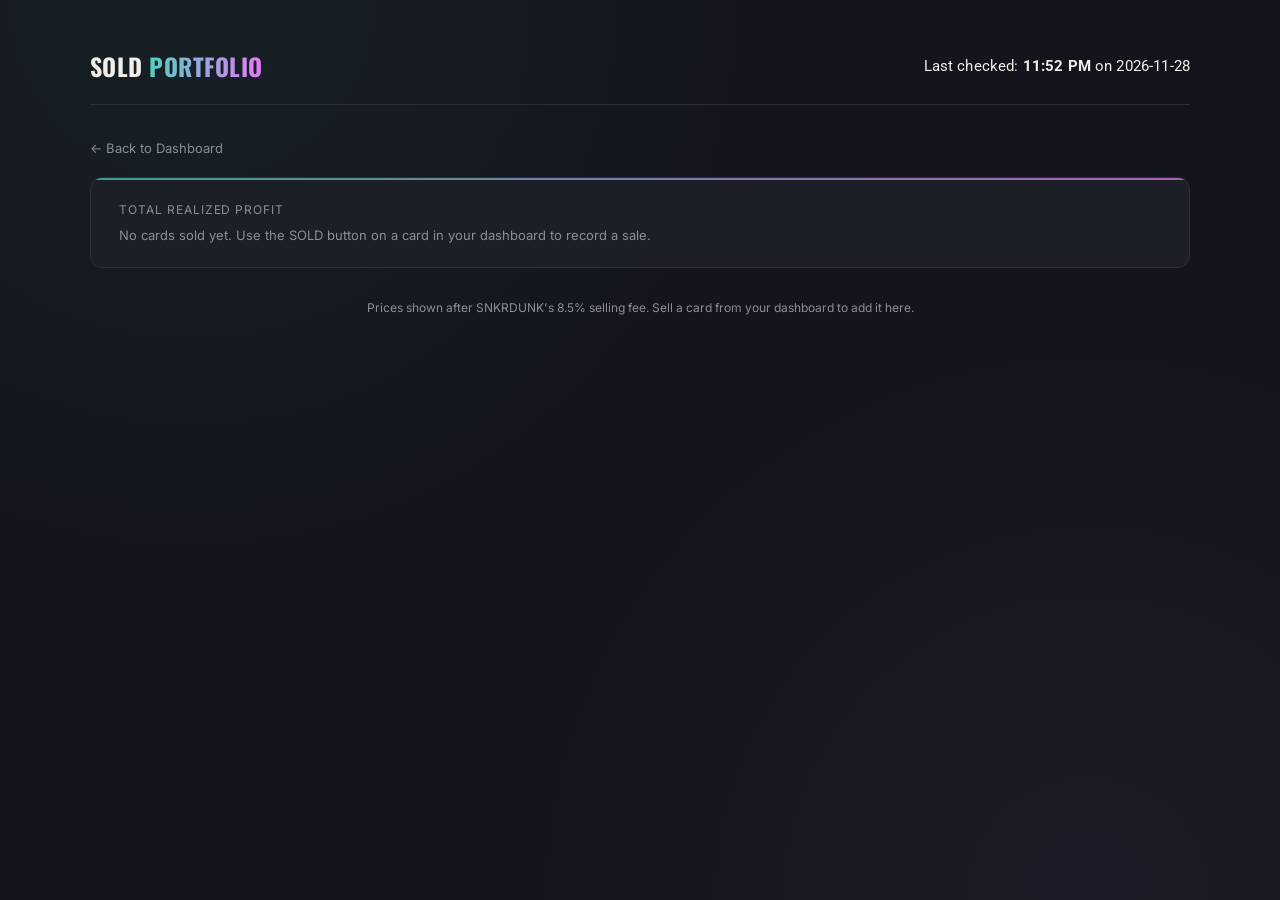
<file: docs/raw_sold_portfolio.html>
<!DOCTYPE html>
<html lang="en">
<head>
<meta charset="UTF-8">
<title>SNKRDUNK Watch — Sold Portfolio</title>
<meta name="viewport" content="width=device-width, initial-scale=1">
<link rel="preconnect" href="https://fonts.googleapis.com">
<link href="https://fonts.googleapis.com/css2?family=Oswald:wght@500;600;700&family=Inter:wght@400;500;600&family=Roboto:wght@400;700&display=swap" rel="stylesheet">
<style>
  :root {
    --bg: #14151c;
    --surface: #1c1e28;
    --surface-border: #2b2e3b;
    --text: #f2efe8;
    --text-muted: #8b8d9a;
    --foil-teal: #4fd1c5;
    --foil-magenta: #e879f9;
    --up: #34d399;
    --down: #f87171;
  }

  * { box-sizing: border-box; }

  body {
    margin: 0;
    background: var(--bg);
    background-image:
      radial-gradient(circle at 15% 0%, rgba(79,209,197,0.06), transparent 40%),
      radial-gradient(circle at 85% 100%, rgba(232,121,249,0.05), transparent 40%);
    color: var(--text);
    font-family: 'Inter', system-ui, sans-serif;
    min-height: 100vh;
    padding: 48px 24px 80px;
  }

  header {
    max-width: 1100px;
    margin: 0 auto 32px;
    display: flex;
    align-items: center;
    justify-content: space-between;
    flex-wrap: wrap;
    gap: 8px;
    border-bottom: 1px solid var(--surface-border);
    padding-bottom: 20px;
  }

  h1 {
    font-family: 'Oswald', sans-serif;
    font-weight: 700;
    font-size: 24px;
    letter-spacing: 0.02em;
    text-transform: uppercase;
    margin: 0;
  }

  h1 span {
    background: linear-gradient(90deg, var(--foil-teal), var(--foil-magenta));
    -webkit-background-clip: text;
    background-clip: text;
    color: transparent;
  }

  .back-link {
    font-size: 13px;
    color: var(--text-muted);
    text-decoration: none;
  }

  .back-link:hover { color: var(--foil-teal); }

  .updated {
    font-family: 'Roboto', sans-serif;
    font-weight: 400;
    font-size: 15px;
    color: var(--text);
    letter-spacing: 0.01em;
    font-variant-numeric: tabular-nums;
  }

  .updated__time { font-weight: 700; }

  .portfolio {
    max-width: 1100px;
    margin: 0 auto 32px;
    background: var(--surface);
    border: 1px solid var(--surface-border);
    border-radius: 12px;
    padding: 24px 28px;
    position: relative;
    overflow: hidden;
  }

  .portfolio::before {
    content: "";
    position: absolute;
    top: 0; left: 0; right: 0;
    height: 2px;
    background: linear-gradient(90deg, var(--foil-teal), var(--foil-magenta));
    opacity: 0.7;
  }

  .portfolio__eyebrow {
    font-size: 12px;
    color: var(--text-muted);
    text-transform: uppercase;
    letter-spacing: 0.08em;
    margin: 0 0 10px;
  }

  .portfolio__totals {
    display: flex;
    align-items: center;
    gap: 12px;
    flex-wrap: wrap;
  }

  .portfolio__value {
    font-family: 'Oswald', sans-serif;
    font-weight: 700;
    font-size: 44px;
    letter-spacing: 0.01em;
    font-variant-numeric: tabular-nums;
  }

  .portfolio__value.profit--up { color: var(--up); }
  .portfolio__value.profit--down { color: var(--down); }

  .portfolio__badge {
    font-size: 15px;
    font-weight: 600;
    padding: 4px 12px;
    border-radius: 20px;
  }

  .portfolio__badge.profit--up { color: var(--up); background: rgba(52,211,153,0.12); }
  .portfolio__badge.profit--down { color: var(--down); background: rgba(248,113,113,0.12); }

  .portfolio__sub {
    font-size: 13px;
    color: var(--text-muted);
    margin: 8px 0 0;
  }

  .portfolio__empty {
    font-size: 13px;
    color: var(--text-muted);
    margin: 0;
  }

  .sold-table-wrap {
    max-width: 1100px;
    margin: 0 auto;
    background: var(--surface);
    border: 1px solid var(--surface-border);
    border-radius: 12px;
    overflow-x: auto;
  }

  .sold-table {
    width: 100%;
    border-collapse: collapse;
    font-size: 13px;
    min-width: 720px;
  }

  .sold-table th {
    text-align: left;
    padding: 14px 16px;
    color: var(--text-muted);
    text-transform: uppercase;
    font-size: 11px;
    letter-spacing: 0.04em;
    font-weight: 600;
    border-bottom: 1px solid var(--surface-border);
  }

  .sold-table td {
    padding: 14px 16px;
    border-bottom: 1px solid var(--surface-border);
    color: var(--text);
    font-variant-numeric: tabular-nums;
    white-space: nowrap;
  }

  .sold-table tr:last-child td { border-bottom: none; }

  .sold-table .profit--up { color: var(--up); font-weight: 600; }
  .sold-table .profit--down { color: var(--down); font-weight: 600; }

  /* Sold Price / Net / Current Price columns get a subtle transparent
     tint plus a colored underline on the header, purely to make it
     easier to visually track each figure across a row at a glance —
     not meant to imply good/bad, just three distinct "price" columns. */
  .sold-table__col-sold {
    background: rgba(248, 113, 113, 0.07);
  }

  th.sold-table__col-sold {
    box-shadow: inset 0 -2px 0 0 var(--down);
  }

  .sold-table__col-net {
    background: rgba(52, 211, 153, 0.07);
  }

  th.sold-table__col-net {
    box-shadow: inset 0 -2px 0 0 var(--up);
  }

  .sold-table__col-current {
    background: rgba(251, 191, 36, 0.07);
  }

  th.sold-table__col-current {
    box-shadow: inset 0 -2px 0 0 #fbbf24;
  }

  .sold-row__na { color: var(--text-muted); }

  .sold-row__psa {
    font-size: 11px;
    color: var(--text-muted);
    font-weight: 400;
    margin-top: 3px;
    white-space: nowrap;
  }

  .sold-row__psa-at-sale {
    opacity: 0.75;
  }

  .sold-row__psa-link {
    background: transparent;
    border: none;
    padding: 0;
    font: inherit;
    color: inherit;
    text-decoration: none;
    border-bottom: 1px dashed var(--text-muted);
    cursor: pointer;
  }

  .sold-row__psa-link:hover {
    color: var(--text);
    border-bottom-color: var(--foil-teal);
  }

  .sold-psa-modal__stats {
    display: flex;
    gap: 12px;
    margin-bottom: 16px;
  }

  .sold-psa-modal__stat {
    flex: 1;
    background: var(--bg);
    border: 1px solid var(--surface-border);
    border-radius: 8px;
    padding: 10px 12px;
    display: flex;
    flex-direction: column;
    gap: 4px;
  }

  .sold-psa-modal__stat-label {
    font-size: 11px;
    color: var(--text-muted);
    text-transform: uppercase;
    letter-spacing: 0.04em;
  }

  .sold-psa-modal__stat-value {
    font-family: 'Oswald', sans-serif;
    font-size: 20px;
    font-weight: 600;
    color: var(--text);
    font-variant-numeric: tabular-nums;
  }

  .sold-psa-modal__delta--up { color: var(--up); }
  .sold-psa-modal__delta--down { color: var(--down); }

  .psa-modal-overlay {
    display: none;
    position: fixed;
    inset: 0;
    background: rgba(0, 0, 0, 0.6);
    backdrop-filter: blur(2px);
    z-index: 100;
    align-items: center;
    justify-content: center;
    padding: 24px;
  }

  .psa-modal-overlay.psa-modal-overlay--open {
    display: flex;
  }

  .psa-modal {
    background: var(--surface);
    border: 1px solid var(--surface-border);
    border-radius: 12px;
    max-width: 560px;
    width: 100%;
    max-height: 80vh;
    overflow-y: auto;
    padding: 24px;
    position: relative;
  }

  .psa-modal::before {
    content: "";
    position: absolute;
    top: 0; left: 0; right: 0;
    height: 2px;
    background: linear-gradient(90deg, var(--foil-teal), var(--foil-magenta));
    border-radius: 12px 12px 0 0;
  }

  .psa-modal--wide {
    max-width: 640px;
  }

  .psa-modal__header {
    display: flex;
    align-items: center;
    justify-content: space-between;
    margin-bottom: 16px;
  }

  .psa-modal__header h2 {
    font-family: 'Oswald', sans-serif;
    font-size: 18px;
    font-weight: 600;
    margin: 0;
    color: var(--text);
  }

  .psa-modal__close {
    background: transparent;
    border: none;
    color: var(--text-muted);
    font-size: 24px;
    line-height: 1;
    cursor: pointer;
    padding: 4px 8px;
  }

  .psa-modal__summary {
    font-size: 12px;
    color: var(--text-muted);
    margin: -8px 0 14px;
  }

  .psa-modal__view-link {
    margin: 16px 0 0;
    font-size: 12px;
  }

  .psa-modal__view-link a {
    color: var(--foil-teal);
    text-decoration: none;
  }

  .volume-chart {
    margin: 0 0 18px;
  }

  .volume-chart__bars {
    display: flex;
    align-items: flex-end;
    gap: 3px;
    height: 120px;
    padding-top: 8px;
    border-bottom: 1px solid var(--surface-border);
  }

  .volume-chart__bar-col {
    flex: 1;
    min-width: 4px;
    height: 100%;
    display: flex;
    align-items: flex-end;
  }

  .volume-chart__bar {
    width: 100%;
    background: var(--foil-teal);
    border-radius: 2px 2px 0 0;
    opacity: 0.85;
    transition: opacity 0.15s ease;
  }

  .volume-chart__labels {
    display: flex;
    gap: 3px;
    margin-top: 5px;
  }

  .volume-chart__label-col {
    flex: 1;
    min-width: 4px;
    text-align: center;
    font-size: 9px;
    color: var(--text-muted);
    white-space: nowrap;
    font-variant-numeric: tabular-nums;
    overflow: visible;
  }

  .volume-table-wrap {
    max-height: 260px;
    overflow-y: auto;
    border-top: 1px solid var(--surface-border);
  }

  .volume-table {
    width: 100%;
    border-collapse: collapse;
    font-size: 13px;
  }

  .volume-table th {
    position: sticky;
    top: 0;
    background: var(--surface);
    text-align: left;
    padding: 10px 4px;
    color: var(--text-muted);
    text-transform: uppercase;
    font-size: 11px;
    letter-spacing: 0.04em;
    font-weight: 600;
  }

  .volume-table td {
    padding: 8px 4px;
    border-bottom: 1px solid var(--surface-border);
    color: var(--text);
    font-variant-numeric: tabular-nums;
  }

  .volume-table tr:last-child td { border-bottom: none; }

  .sold-row__name-link {
    color: var(--text);
    text-decoration: none;
    border-bottom: 1px dashed var(--text-muted);
    transition: color 0.15s ease, border-color 0.15s ease;
  }

  .sold-row__name-link:hover {
    color: var(--foil-teal);
    border-color: var(--foil-teal);
  }

  .sold-row__rebuy {
    display: inline-block;
    color: #fbbf24;
    font-weight: 700;
    animation: rebuyRowPulse 1.6s ease-in-out infinite;
  }

  @keyframes rebuyRowPulse {
    0%, 100% { opacity: 0.8; }
    50% { opacity: 1; text-shadow: 0 0 8px rgba(251, 191, 36, 0.6); }
  }

  .sold-row__track {
    display: flex;
    align-items: center;
    gap: 5px;
    font-size: 11px;
    color: var(--text-muted);
    font-weight: 400;
    margin-top: 4px;
    cursor: pointer;
    user-select: none;
  }

  .sold-row__track input {
    accent-color: var(--foil-teal);
    cursor: pointer;
    width: 13px;
    height: 13px;
  }

  .sold-row__delete {
    background: transparent;
    border: 1px solid rgba(248, 113, 113, 0.35);
    color: var(--down);
    font-family: 'Inter', sans-serif;
    font-size: 12px;
    font-weight: 600;
    padding: 6px 12px;
    border-radius: 6px;
    cursor: pointer;
    transition: background 0.15s ease, border-color 0.15s ease;
  }

  .sold-row__delete:hover {
    background: rgba(248, 113, 113, 0.1);
    border-color: var(--down);
  }

  .sold-row__delete:disabled {
    opacity: 0.5;
    cursor: default;
  }

  footer {
    max-width: 1100px;
    margin: 32px auto 0;
    font-size: 12px;
    color: var(--text-muted);
    text-align: center;
  }
</style>
</head>
<body>

<header>
  <h1>SOLD <span>PORTFOLIO</span></h1>
  <div class="updated">Last checked: <span class="updated__time">11:52 PM</span> on 2026-11-28</div>
</header>

<p style="max-width:1100px;margin:0 auto 20px;"><a class="back-link" href="dashboard_raw.html">← Back to Dashboard</a></p>


    <section class="portfolio">
      <p class="portfolio__eyebrow">Total realized profit</p>
      <p class="portfolio__empty">No cards sold yet. Use the SOLD button on a card in your dashboard to record a sale.</p>
    </section>



<footer>
  Prices shown after SNKRDUNK's 8.5% selling fee. Sell a card from your dashboard to add it here.
</footer>

<script>
const CONFIG_EDITOR_URL = 'http://127.0.0.1:8971';
// Which collection this sold-portfolio page belongs to — "psa" or "raw" —
// so config_editor.py knows which sold-portfolio file to modify. Set by
// the page itself when it's generated.
const PORTFOLIO_KEY = 'raw';

// Generic modal helpers — same pattern as the main dashboard's per-card
// modals, added here since the Sold Portfolio page never needed a modal
// until the PSA population comparison feature.
function openGenericModal(id) {
  const overlay = document.getElementById(id);
  if (overlay) overlay.classList.add('psa-modal-overlay--open');
}

function closeGenericModal(id) {
  const overlay = document.getElementById(id);
  if (overlay) overlay.classList.remove('psa-modal-overlay--open');
}

function closeGenericModalOnOverlay(event, id) {
  if (event.target.id === id) closeGenericModal(id);
}

async function deleteSoldRecord(id, btnEl) {
  const row = btnEl.closest('tr');
  const cardName = row ? row.querySelector('td').textContent : 'this record';
  const confirmed = confirm(
    'Delete the sold record for "' + cardName + '"?\n\n' +
    'This cannot be undone. (Requires config_editor.py to be running.)'
  );
  if (!confirmed) return;

  btnEl.disabled = true;
  btnEl.textContent = 'Deleting…';

  const controller = new AbortController();
  const timeoutId = setTimeout(function () { controller.abort(); }, 10000);

  try {
    const res = await fetch(CONFIG_EDITOR_URL + '/api/delete-sold', {
      method: 'POST',
      headers: { 'Content-Type': 'application/json' },
      body: JSON.stringify({ id: id, portfolio: PORTFOLIO_KEY }),
      signal: controller.signal
    });
    clearTimeout(timeoutId);
    const result = await res.json();
    if (!res.ok || !result.ok) throw new Error(result.error || 'Unknown error');
    location.reload();
  } catch (err) {
    clearTimeout(timeoutId);
    btnEl.disabled = false;
    btnEl.textContent = 'Delete';
    const message = err.name === 'AbortError'
      ? 'Timed out — check config_editor.py is still running, then try again.'
      : 'Could not delete — is config_editor.py running? (' + err.message + ')';
    alert(message);
  }
}

async function toggleSoldTracking(id, checkboxEl) {
  const wantsTracked = checkboxEl.checked;
  checkboxEl.disabled = true;

  const controller = new AbortController();
  const timeoutId = setTimeout(function () { controller.abort(); }, 10000);

  try {
    const res = await fetch(CONFIG_EDITOR_URL + '/api/toggle-sold-tracking', {
      method: 'POST',
      headers: { 'Content-Type': 'application/json' },
      body: JSON.stringify({ id: id, tracked: wantsTracked, portfolio: PORTFOLIO_KEY }),
      signal: controller.signal
    });
    clearTimeout(timeoutId);
    const result = await res.json();
    if (!res.ok || !result.ok) throw new Error(result.error || 'Unknown error');
    location.reload();
  } catch (err) {
    clearTimeout(timeoutId);
    checkboxEl.checked = !wantsTracked;
    checkboxEl.disabled = false;
    const message = err.name === 'AbortError'
      ? 'Timed out — check config_editor.py is still running, then try again.'
      : 'Could not update — is config_editor.py running? (' + err.message + ')';
    alert(message);
  }
}
</script>

</body>
</html>
</file>
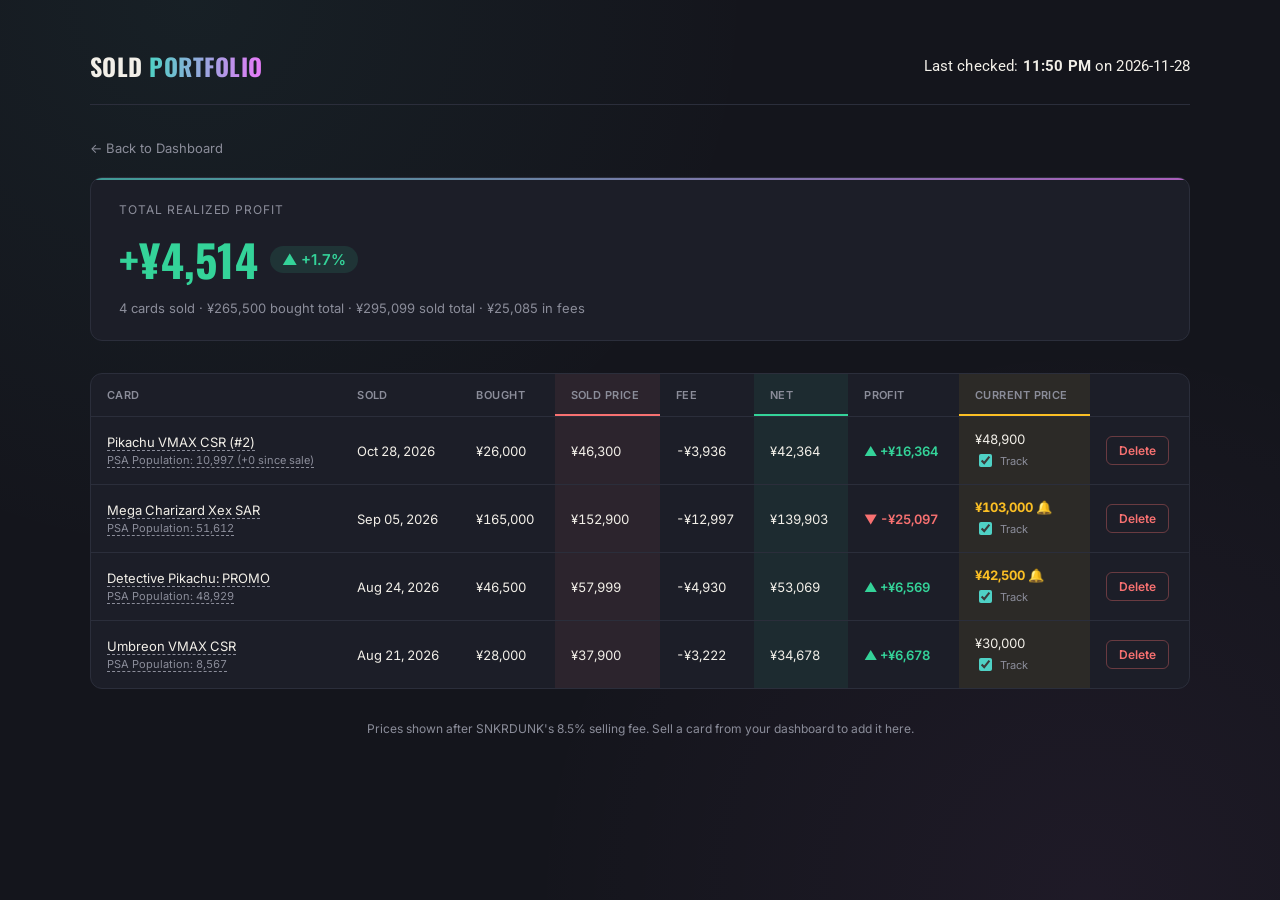
<file: docs/sold_portfolio.html>
<!DOCTYPE html>
<html lang="en">
<head>
<meta charset="UTF-8">
<title>SNKRDUNK Watch — Sold Portfolio</title>
<meta name="viewport" content="width=device-width, initial-scale=1">
<link rel="preconnect" href="https://fonts.googleapis.com">
<link href="https://fonts.googleapis.com/css2?family=Oswald:wght@500;600;700&family=Inter:wght@400;500;600&family=Roboto:wght@400;700&display=swap" rel="stylesheet">
<style>
  :root {
    --bg: #14151c;
    --surface: #1c1e28;
    --surface-border: #2b2e3b;
    --text: #f2efe8;
    --text-muted: #8b8d9a;
    --foil-teal: #4fd1c5;
    --foil-magenta: #e879f9;
    --up: #34d399;
    --down: #f87171;
  }

  * { box-sizing: border-box; }

  body {
    margin: 0;
    background: var(--bg);
    background-image:
      radial-gradient(circle at 15% 0%, rgba(79,209,197,0.06), transparent 40%),
      radial-gradient(circle at 85% 100%, rgba(232,121,249,0.05), transparent 40%);
    color: var(--text);
    font-family: 'Inter', system-ui, sans-serif;
    min-height: 100vh;
    padding: 48px 24px 80px;
  }

  header {
    max-width: 1100px;
    margin: 0 auto 32px;
    display: flex;
    align-items: center;
    justify-content: space-between;
    flex-wrap: wrap;
    gap: 8px;
    border-bottom: 1px solid var(--surface-border);
    padding-bottom: 20px;
  }

  h1 {
    font-family: 'Oswald', sans-serif;
    font-weight: 700;
    font-size: 24px;
    letter-spacing: 0.02em;
    text-transform: uppercase;
    margin: 0;
  }

  h1 span {
    background: linear-gradient(90deg, var(--foil-teal), var(--foil-magenta));
    -webkit-background-clip: text;
    background-clip: text;
    color: transparent;
  }

  .back-link {
    font-size: 13px;
    color: var(--text-muted);
    text-decoration: none;
  }

  .back-link:hover { color: var(--foil-teal); }

  .updated {
    font-family: 'Roboto', sans-serif;
    font-weight: 400;
    font-size: 15px;
    color: var(--text);
    letter-spacing: 0.01em;
    font-variant-numeric: tabular-nums;
  }

  .updated__time { font-weight: 700; }

  .portfolio {
    max-width: 1100px;
    margin: 0 auto 32px;
    background: var(--surface);
    border: 1px solid var(--surface-border);
    border-radius: 12px;
    padding: 24px 28px;
    position: relative;
    overflow: hidden;
  }

  .portfolio::before {
    content: "";
    position: absolute;
    top: 0; left: 0; right: 0;
    height: 2px;
    background: linear-gradient(90deg, var(--foil-teal), var(--foil-magenta));
    opacity: 0.7;
  }

  .portfolio__eyebrow {
    font-size: 12px;
    color: var(--text-muted);
    text-transform: uppercase;
    letter-spacing: 0.08em;
    margin: 0 0 10px;
  }

  .portfolio__totals {
    display: flex;
    align-items: center;
    gap: 12px;
    flex-wrap: wrap;
  }

  .portfolio__value {
    font-family: 'Oswald', sans-serif;
    font-weight: 700;
    font-size: 44px;
    letter-spacing: 0.01em;
    font-variant-numeric: tabular-nums;
  }

  .portfolio__value.profit--up { color: var(--up); }
  .portfolio__value.profit--down { color: var(--down); }

  .portfolio__badge {
    font-size: 15px;
    font-weight: 600;
    padding: 4px 12px;
    border-radius: 20px;
  }

  .portfolio__badge.profit--up { color: var(--up); background: rgba(52,211,153,0.12); }
  .portfolio__badge.profit--down { color: var(--down); background: rgba(248,113,113,0.12); }

  .portfolio__sub {
    font-size: 13px;
    color: var(--text-muted);
    margin: 8px 0 0;
  }

  .portfolio__empty {
    font-size: 13px;
    color: var(--text-muted);
    margin: 0;
  }

  .sold-table-wrap {
    max-width: 1100px;
    margin: 0 auto;
    background: var(--surface);
    border: 1px solid var(--surface-border);
    border-radius: 12px;
    overflow-x: auto;
  }

  .sold-table {
    width: 100%;
    border-collapse: collapse;
    font-size: 13px;
    min-width: 720px;
  }

  .sold-table th {
    text-align: left;
    padding: 14px 16px;
    color: var(--text-muted);
    text-transform: uppercase;
    font-size: 11px;
    letter-spacing: 0.04em;
    font-weight: 600;
    border-bottom: 1px solid var(--surface-border);
  }

  .sold-table td {
    padding: 14px 16px;
    border-bottom: 1px solid var(--surface-border);
    color: var(--text);
    font-variant-numeric: tabular-nums;
    white-space: nowrap;
  }

  .sold-table tr:last-child td { border-bottom: none; }

  .sold-table .profit--up { color: var(--up); font-weight: 600; }
  .sold-table .profit--down { color: var(--down); font-weight: 600; }

  /* Sold Price / Net / Current Price columns get a subtle transparent
     tint plus a colored underline on the header, purely to make it
     easier to visually track each figure across a row at a glance —
     not meant to imply good/bad, just three distinct "price" columns. */
  .sold-table__col-sold {
    background: rgba(248, 113, 113, 0.07);
  }

  th.sold-table__col-sold {
    box-shadow: inset 0 -2px 0 0 var(--down);
  }

  .sold-table__col-net {
    background: rgba(52, 211, 153, 0.07);
  }

  th.sold-table__col-net {
    box-shadow: inset 0 -2px 0 0 var(--up);
  }

  .sold-table__col-current {
    background: rgba(251, 191, 36, 0.07);
  }

  th.sold-table__col-current {
    box-shadow: inset 0 -2px 0 0 #fbbf24;
  }

  .sold-row__na { color: var(--text-muted); }

  .sold-row__psa {
    font-size: 11px;
    color: var(--text-muted);
    font-weight: 400;
    margin-top: 3px;
    white-space: nowrap;
  }

  .sold-row__psa-at-sale {
    opacity: 0.75;
  }

  .sold-row__psa-link {
    background: transparent;
    border: none;
    padding: 0;
    font: inherit;
    color: inherit;
    text-decoration: none;
    border-bottom: 1px dashed var(--text-muted);
    cursor: pointer;
  }

  .sold-row__psa-link:hover {
    color: var(--text);
    border-bottom-color: var(--foil-teal);
  }

  .sold-psa-modal__stats {
    display: flex;
    gap: 12px;
    margin-bottom: 16px;
  }

  .sold-psa-modal__stat {
    flex: 1;
    background: var(--bg);
    border: 1px solid var(--surface-border);
    border-radius: 8px;
    padding: 10px 12px;
    display: flex;
    flex-direction: column;
    gap: 4px;
  }

  .sold-psa-modal__stat-label {
    font-size: 11px;
    color: var(--text-muted);
    text-transform: uppercase;
    letter-spacing: 0.04em;
  }

  .sold-psa-modal__stat-value {
    font-family: 'Oswald', sans-serif;
    font-size: 20px;
    font-weight: 600;
    color: var(--text);
    font-variant-numeric: tabular-nums;
  }

  .sold-psa-modal__delta--up { color: var(--up); }
  .sold-psa-modal__delta--down { color: var(--down); }

  .psa-modal-overlay {
    display: none;
    position: fixed;
    inset: 0;
    background: rgba(0, 0, 0, 0.6);
    backdrop-filter: blur(2px);
    z-index: 100;
    align-items: center;
    justify-content: center;
    padding: 24px;
  }

  .psa-modal-overlay.psa-modal-overlay--open {
    display: flex;
  }

  .psa-modal {
    background: var(--surface);
    border: 1px solid var(--surface-border);
    border-radius: 12px;
    max-width: 560px;
    width: 100%;
    max-height: 80vh;
    overflow-y: auto;
    padding: 24px;
    position: relative;
  }

  .psa-modal::before {
    content: "";
    position: absolute;
    top: 0; left: 0; right: 0;
    height: 2px;
    background: linear-gradient(90deg, var(--foil-teal), var(--foil-magenta));
    border-radius: 12px 12px 0 0;
  }

  .psa-modal--wide {
    max-width: 640px;
  }

  .psa-modal__header {
    display: flex;
    align-items: center;
    justify-content: space-between;
    margin-bottom: 16px;
  }

  .psa-modal__header h2 {
    font-family: 'Oswald', sans-serif;
    font-size: 18px;
    font-weight: 600;
    margin: 0;
    color: var(--text);
  }

  .psa-modal__close {
    background: transparent;
    border: none;
    color: var(--text-muted);
    font-size: 24px;
    line-height: 1;
    cursor: pointer;
    padding: 4px 8px;
  }

  .psa-modal__summary {
    font-size: 12px;
    color: var(--text-muted);
    margin: -8px 0 14px;
  }

  .psa-modal__view-link {
    margin: 16px 0 0;
    font-size: 12px;
  }

  .psa-modal__view-link a {
    color: var(--foil-teal);
    text-decoration: none;
  }

  .volume-chart {
    margin: 0 0 18px;
  }

  .volume-chart__bars {
    display: flex;
    align-items: flex-end;
    gap: 3px;
    height: 120px;
    padding-top: 8px;
    border-bottom: 1px solid var(--surface-border);
  }

  .volume-chart__bar-col {
    flex: 1;
    min-width: 4px;
    height: 100%;
    display: flex;
    align-items: flex-end;
  }

  .volume-chart__bar {
    width: 100%;
    background: var(--foil-teal);
    border-radius: 2px 2px 0 0;
    opacity: 0.85;
    transition: opacity 0.15s ease;
  }

  .volume-chart__labels {
    display: flex;
    gap: 3px;
    margin-top: 5px;
  }

  .volume-chart__label-col {
    flex: 1;
    min-width: 4px;
    text-align: center;
    font-size: 9px;
    color: var(--text-muted);
    white-space: nowrap;
    font-variant-numeric: tabular-nums;
    overflow: visible;
  }

  .volume-table-wrap {
    max-height: 260px;
    overflow-y: auto;
    border-top: 1px solid var(--surface-border);
  }

  .volume-table {
    width: 100%;
    border-collapse: collapse;
    font-size: 13px;
  }

  .volume-table th {
    position: sticky;
    top: 0;
    background: var(--surface);
    text-align: left;
    padding: 10px 4px;
    color: var(--text-muted);
    text-transform: uppercase;
    font-size: 11px;
    letter-spacing: 0.04em;
    font-weight: 600;
  }

  .volume-table td {
    padding: 8px 4px;
    border-bottom: 1px solid var(--surface-border);
    color: var(--text);
    font-variant-numeric: tabular-nums;
  }

  .volume-table tr:last-child td { border-bottom: none; }

  .sold-row__name-link {
    color: var(--text);
    text-decoration: none;
    border-bottom: 1px dashed var(--text-muted);
    transition: color 0.15s ease, border-color 0.15s ease;
  }

  .sold-row__name-link:hover {
    color: var(--foil-teal);
    border-color: var(--foil-teal);
  }

  .sold-row__rebuy {
    display: inline-block;
    color: #fbbf24;
    font-weight: 700;
    animation: rebuyRowPulse 1.6s ease-in-out infinite;
  }

  @keyframes rebuyRowPulse {
    0%, 100% { opacity: 0.8; }
    50% { opacity: 1; text-shadow: 0 0 8px rgba(251, 191, 36, 0.6); }
  }

  .sold-row__track {
    display: flex;
    align-items: center;
    gap: 5px;
    font-size: 11px;
    color: var(--text-muted);
    font-weight: 400;
    margin-top: 4px;
    cursor: pointer;
    user-select: none;
  }

  .sold-row__track input {
    accent-color: var(--foil-teal);
    cursor: pointer;
    width: 13px;
    height: 13px;
  }

  .sold-row__delete {
    background: transparent;
    border: 1px solid rgba(248, 113, 113, 0.35);
    color: var(--down);
    font-family: 'Inter', sans-serif;
    font-size: 12px;
    font-weight: 600;
    padding: 6px 12px;
    border-radius: 6px;
    cursor: pointer;
    transition: background 0.15s ease, border-color 0.15s ease;
  }

  .sold-row__delete:hover {
    background: rgba(248, 113, 113, 0.1);
    border-color: var(--down);
  }

  .sold-row__delete:disabled {
    opacity: 0.5;
    cursor: default;
  }

  footer {
    max-width: 1100px;
    margin: 32px auto 0;
    font-size: 12px;
    color: var(--text-muted);
    text-align: center;
  }
</style>
</head>
<body>

<header>
  <h1>SOLD <span>PORTFOLIO</span></h1>
  <div class="updated">Last checked: <span class="updated__time">11:50 PM</span> on 2026-11-28</div>
</header>

<p style="max-width:1100px;margin:0 auto 20px;"><a class="back-link" href="dashboard.html">← Back to Dashboard</a></p>


    <section class="portfolio">
      <p class="portfolio__eyebrow">Total realized profit</p>
      <div class="portfolio__totals">
        <span class="portfolio__value profit--up">+¥4,514</span>
        <span class="portfolio__badge profit--up">▲ +1.7%</span>
      </div>
      <p class="portfolio__sub">4 cards sold · ¥265,500 bought total · ¥295,099 sold total · ¥25,085 in fees</p>
    </section>


    <div class="sold-table-wrap">
      <table class="sold-table">
        <thead>
          <tr>
            <th>Card</th><th>Sold</th><th>Bought</th><th class="sold-table__col-sold">Sold Price</th><th>Fee</th><th class="sold-table__col-net">Net</th><th>Profit</th><th class="sold-table__col-current">Current Price</th><th></th>
          </tr>
        </thead>
        <tbody>
        <tr>
          <td><a class="sold-row__name-link" href="https://snkrdunk.com/apparels/138599/sales-histories" target="_blank" rel="noopener">Pikachu VMAX CSR (#2)</a><div class="sold-row__psa"><button type="button" class="sold-row__psa-link" onclick="openGenericModal('soldPsaModal_fd1427582f4c4b068cda8acb3c70ebdf')">PSA Population: 10,997 (+0 since sale)</button></div></td>
          <td>Oct 28, 2026</td>
          <td>¥26,000</td>
          <td class="sold-table__col-sold">¥46,300</td>
          <td>-¥3,936</td>
          <td class="sold-table__col-net">¥42,364</td>
          <td><span class="profit--up">▲ +¥16,364</span></td>
          <td class="sold-table__col-current">¥48,900<br><label class="sold-row__track"><input type="checkbox" checked onchange="toggleSoldTracking('fd1427582f4c4b068cda8acb3c70ebdf', this)"> Track</label></td>
          <td><button type="button" class="sold-row__delete" onclick="deleteSoldRecord('fd1427582f4c4b068cda8acb3c70ebdf', this)">Delete</button></td>
        </tr>
        <tr>
          <td><a class="sold-row__name-link" href="https://snkrdunk.com/apparels/704401/sales-histories" target="_blank" rel="noopener">Mega Charizard Xex SAR</a><div class="sold-row__psa"><button type="button" class="sold-row__psa-link" onclick="openGenericModal('soldPsaModal_77f72b5e577e48c4ad00b35c2b53c7ec')">PSA Population: 51,612</button></div></td>
          <td>Sep 05, 2026</td>
          <td>¥165,000</td>
          <td class="sold-table__col-sold">¥152,900</td>
          <td>-¥12,997</td>
          <td class="sold-table__col-net">¥139,903</td>
          <td><span class="profit--down">▼ -¥25,097</span></td>
          <td class="sold-table__col-current"><span class="sold-row__rebuy" title="Back at or below your bought price">¥103,000 🔔</span><br><label class="sold-row__track"><input type="checkbox" checked onchange="toggleSoldTracking('77f72b5e577e48c4ad00b35c2b53c7ec', this)"> Track</label></td>
          <td><button type="button" class="sold-row__delete" onclick="deleteSoldRecord('77f72b5e577e48c4ad00b35c2b53c7ec', this)">Delete</button></td>
        </tr>
        <tr>
          <td><a class="sold-row__name-link" href="https://snkrdunk.com/apparels/135232/sales-histories" target="_blank" rel="noopener">Detective Pikachu: PROMO</a><div class="sold-row__psa"><button type="button" class="sold-row__psa-link" onclick="openGenericModal('soldPsaModal_d8575c5bf3f44643ac24a93b050d93a4')">PSA Population: 48,929</button></div></td>
          <td>Aug 24, 2026</td>
          <td>¥46,500</td>
          <td class="sold-table__col-sold">¥57,999</td>
          <td>-¥4,930</td>
          <td class="sold-table__col-net">¥53,069</td>
          <td><span class="profit--up">▲ +¥6,569</span></td>
          <td class="sold-table__col-current"><span class="sold-row__rebuy" title="Back at or below your bought price">¥42,500 🔔</span><br><label class="sold-row__track"><input type="checkbox" checked onchange="toggleSoldTracking('d8575c5bf3f44643ac24a93b050d93a4', this)"> Track</label></td>
          <td><button type="button" class="sold-row__delete" onclick="deleteSoldRecord('d8575c5bf3f44643ac24a93b050d93a4', this)">Delete</button></td>
        </tr>
        <tr>
          <td><a class="sold-row__name-link" href="https://snkrdunk.com/apparels/96729/sales-histories" target="_blank" rel="noopener">Umbreon VMAX CSR</a><div class="sold-row__psa"><button type="button" class="sold-row__psa-link" onclick="openGenericModal('soldPsaModal_f882ad9d384346779c8d8d75754ab606')">PSA Population: 8,567</button></div></td>
          <td>Aug 21, 2026</td>
          <td>¥28,000</td>
          <td class="sold-table__col-sold">¥37,900</td>
          <td>-¥3,222</td>
          <td class="sold-table__col-net">¥34,678</td>
          <td><span class="profit--up">▲ +¥6,678</span></td>
          <td class="sold-table__col-current">¥30,000<br><label class="sold-row__track"><input type="checkbox" checked onchange="toggleSoldTracking('f882ad9d384346779c8d8d75754ab606', this)"> Track</label></td>
          <td><button type="button" class="sold-row__delete" onclick="deleteSoldRecord('f882ad9d384346779c8d8d75754ab606', this)">Delete</button></td>
        </tr></tbody>
      </table>
    </div>
<div id="soldPsaModal_fd1427582f4c4b068cda8acb3c70ebdf" class="psa-modal-overlay" onclick="closeGenericModalOnOverlay(event, 'soldPsaModal_fd1427582f4c4b068cda8acb3c70ebdf')">
  <div class="psa-modal psa-modal--wide">
    <div class="psa-modal__header">
      <h2>Pikachu VMAX CSR (#2) — PSA Population</h2>
      <button class="psa-modal__close" onclick="closeGenericModal('soldPsaModal_fd1427582f4c4b068cda8acb3c70ebdf')" aria-label="Close">&times;</button>
    </div>
    
    <div class="sold-psa-modal__stats">
      <div class="sold-psa-modal__stat"><span class="sold-psa-modal__stat-label">At sale</span><span class="sold-psa-modal__stat-value">10,997</span></div>
      <div class="sold-psa-modal__stat"><span class="sold-psa-modal__stat-label">Current</span><span class="sold-psa-modal__stat-value">10,997</span></div>
      <div class="sold-psa-modal__stat"><span class="sold-psa-modal__stat-label">Change</span><span class="sold-psa-modal__stat-value ">+0</span></div>
    </div>
    <p class="psa-modal__summary">+2 total increase recorded since tracking began (accumulated)</p><div class="volume-chart"><div class="volume-chart__bars"><div class="volume-chart__bar-col" title="2026-09-22: 2 increases"><div class="volume-chart__bar" style="height:100.0%"></div></div></div><div class="volume-chart__labels"><div class="volume-chart__label-col">09-22</div></div></div><div class="volume-table-wrap">
      <table class="volume-table">
        <thead><tr><th>Date</th><th>Increase</th></tr></thead>
        <tbody><tr><td>2026-09-22</td><td>2</td></tr></tbody>
      </table>
    </div>
    <p class="psa-modal__view-link"><a href="https://www.psacard.com/cert/169520438/psa" target="_blank" rel="noopener">View on PSA →</a></p>
  </div>
</div>
<div id="soldPsaModal_77f72b5e577e48c4ad00b35c2b53c7ec" class="psa-modal-overlay" onclick="closeGenericModalOnOverlay(event, 'soldPsaModal_77f72b5e577e48c4ad00b35c2b53c7ec')">
  <div class="psa-modal psa-modal--wide">
    <div class="psa-modal__header">
      <h2>Mega Charizard Xex SAR — PSA Population</h2>
      <button class="psa-modal__close" onclick="closeGenericModal('soldPsaModal_77f72b5e577e48c4ad00b35c2b53c7ec')" aria-label="Close">&times;</button>
    </div>
    <p class="psa-modal__summary">No population reading from the moment of sale is on file for this card — likely sold before this comparison feature was added. Showing the current population only: 51,612.</p>
    <p class="psa-modal__summary">+1,993 total increase recorded since tracking began (accumulated)</p><div class="volume-chart"><div class="volume-chart__bars"><div class="volume-chart__bar-col" title="2026-08-17: 7 increases"><div class="volume-chart__bar" style="height:4.4%"></div></div><div class="volume-chart__bar-col" title="2026-08-18: 141 increases"><div class="volume-chart__bar" style="height:88.1%"></div></div><div class="volume-chart__bar-col" title="2026-08-19: 0 increases"><div class="volume-chart__bar" style="height:0.0%"></div></div><div class="volume-chart__bar-col" title="2026-08-20: 126 increases"><div class="volume-chart__bar" style="height:78.8%"></div></div><div class="volume-chart__bar-col" title="2026-08-21: 114 increases"><div class="volume-chart__bar" style="height:71.2%"></div></div><div class="volume-chart__bar-col" title="2026-08-22: 129 increases"><div class="volume-chart__bar" style="height:80.6%"></div></div><div class="volume-chart__bar-col" title="2026-08-23: 91 increases"><div class="volume-chart__bar" style="height:56.9%"></div></div><div class="volume-chart__bar-col" title="2026-08-24: 70 increases"><div class="volume-chart__bar" style="height:43.8%"></div></div><div class="volume-chart__bar-col" title="2026-08-25: 152 increases"><div class="volume-chart__bar" style="height:95.0%"></div></div><div class="volume-chart__bar-col" title="2026-08-26: 160 increases"><div class="volume-chart__bar" style="height:100.0%"></div></div><div class="volume-chart__bar-col" title="2026-08-27: 118 increases"><div class="volume-chart__bar" style="height:73.8%"></div></div><div class="volume-chart__bar-col" title="2026-08-28: 0 increases"><div class="volume-chart__bar" style="height:0.0%"></div></div><div class="volume-chart__bar-col" title="2026-08-29: 135 increases"><div class="volume-chart__bar" style="height:84.4%"></div></div><div class="volume-chart__bar-col" title="2026-08-30: 123 increases"><div class="volume-chart__bar" style="height:76.9%"></div></div><div class="volume-chart__bar-col" title="2026-08-31: 84 increases"><div class="volume-chart__bar" style="height:52.5%"></div></div><div class="volume-chart__bar-col" title="2026-09-01: 154 increases"><div class="volume-chart__bar" style="height:96.2%"></div></div><div class="volume-chart__bar-col" title="2026-09-02: 100 increases"><div class="volume-chart__bar" style="height:62.5%"></div></div><div class="volume-chart__bar-col" title="2026-09-03: 131 increases"><div class="volume-chart__bar" style="height:81.9%"></div></div><div class="volume-chart__bar-col" title="2026-09-04: 158 increases"><div class="volume-chart__bar" style="height:98.8%"></div></div></div><div class="volume-chart__labels"><div class="volume-chart__label-col">08-17</div><div class="volume-chart__label-col"></div><div class="volume-chart__label-col"></div><div class="volume-chart__label-col">08-20</div><div class="volume-chart__label-col"></div><div class="volume-chart__label-col"></div><div class="volume-chart__label-col">08-23</div><div class="volume-chart__label-col"></div><div class="volume-chart__label-col"></div><div class="volume-chart__label-col">08-26</div><div class="volume-chart__label-col"></div><div class="volume-chart__label-col"></div><div class="volume-chart__label-col">08-29</div><div class="volume-chart__label-col"></div><div class="volume-chart__label-col"></div><div class="volume-chart__label-col">09-01</div><div class="volume-chart__label-col"></div><div class="volume-chart__label-col"></div><div class="volume-chart__label-col">09-04</div></div></div><div class="volume-table-wrap">
      <table class="volume-table">
        <thead><tr><th>Date</th><th>Increase</th></tr></thead>
        <tbody><tr><td>2026-09-04</td><td>158</td></tr><tr><td>2026-09-03</td><td>131</td></tr><tr><td>2026-09-02</td><td>100</td></tr><tr><td>2026-09-01</td><td>154</td></tr><tr><td>2026-08-31</td><td>84</td></tr><tr><td>2026-08-30</td><td>123</td></tr><tr><td>2026-08-29</td><td>135</td></tr><tr><td>2026-08-28</td><td>0</td></tr><tr><td>2026-08-27</td><td>118</td></tr><tr><td>2026-08-26</td><td>160</td></tr><tr><td>2026-08-25</td><td>152</td></tr><tr><td>2026-08-24</td><td>70</td></tr><tr><td>2026-08-23</td><td>91</td></tr><tr><td>2026-08-22</td><td>129</td></tr><tr><td>2026-08-21</td><td>114</td></tr><tr><td>2026-08-20</td><td>126</td></tr><tr><td>2026-08-19</td><td>0</td></tr><tr><td>2026-08-18</td><td>141</td></tr><tr><td>2026-08-17</td><td>7</td></tr></tbody>
      </table>
    </div>
    
  </div>
</div>
<div id="soldPsaModal_d8575c5bf3f44643ac24a93b050d93a4" class="psa-modal-overlay" onclick="closeGenericModalOnOverlay(event, 'soldPsaModal_d8575c5bf3f44643ac24a93b050d93a4')">
  <div class="psa-modal psa-modal--wide">
    <div class="psa-modal__header">
      <h2>Detective Pikachu: PROMO — PSA Population</h2>
      <button class="psa-modal__close" onclick="closeGenericModal('soldPsaModal_d8575c5bf3f44643ac24a93b050d93a4')" aria-label="Close">&times;</button>
    </div>
    <p class="psa-modal__summary">No population reading from the moment of sale is on file for this card — likely sold before this comparison feature was added. Showing the current population only: 48,929.</p>
    <p class="psa-modal__summary">+270 total increase recorded since tracking began (accumulated)</p><div class="volume-chart"><div class="volume-chart__bars"><div class="volume-chart__bar-col" title="2026-08-18: 40 increases"><div class="volume-chart__bar" style="height:54.8%"></div></div><div class="volume-chart__bar-col" title="2026-08-19: 51 increases"><div class="volume-chart__bar" style="height:69.9%"></div></div><div class="volume-chart__bar-col" title="2026-08-20: 73 increases"><div class="volume-chart__bar" style="height:100.0%"></div></div><div class="volume-chart__bar-col" title="2026-08-21: 0 increases"><div class="volume-chart__bar" style="height:0.0%"></div></div><div class="volume-chart__bar-col" title="2026-08-22: 49 increases"><div class="volume-chart__bar" style="height:67.1%"></div></div><div class="volume-chart__bar-col" title="2026-08-23: 40 increases"><div class="volume-chart__bar" style="height:54.8%"></div></div><div class="volume-chart__bar-col" title="2026-08-24: 17 increases"><div class="volume-chart__bar" style="height:23.3%"></div></div></div><div class="volume-chart__labels"><div class="volume-chart__label-col">08-18</div><div class="volume-chart__label-col">08-19</div><div class="volume-chart__label-col">08-20</div><div class="volume-chart__label-col">08-21</div><div class="volume-chart__label-col">08-22</div><div class="volume-chart__label-col">08-23</div><div class="volume-chart__label-col">08-24</div></div></div><div class="volume-table-wrap">
      <table class="volume-table">
        <thead><tr><th>Date</th><th>Increase</th></tr></thead>
        <tbody><tr><td>2026-08-24</td><td>17</td></tr><tr><td>2026-08-23</td><td>40</td></tr><tr><td>2026-08-22</td><td>49</td></tr><tr><td>2026-08-21</td><td>0</td></tr><tr><td>2026-08-20</td><td>73</td></tr><tr><td>2026-08-19</td><td>51</td></tr><tr><td>2026-08-18</td><td>40</td></tr></tbody>
      </table>
    </div>
    
  </div>
</div>
<div id="soldPsaModal_f882ad9d384346779c8d8d75754ab606" class="psa-modal-overlay" onclick="closeGenericModalOnOverlay(event, 'soldPsaModal_f882ad9d384346779c8d8d75754ab606')">
  <div class="psa-modal psa-modal--wide">
    <div class="psa-modal__header">
      <h2>Umbreon VMAX CSR — PSA Population</h2>
      <button class="psa-modal__close" onclick="closeGenericModal('soldPsaModal_f882ad9d384346779c8d8d75754ab606')" aria-label="Close">&times;</button>
    </div>
    <p class="psa-modal__summary">No population reading from the moment of sale is on file for this card — likely sold before this comparison feature was added. Showing the current population only: 8,567.</p>
    <p class="psa-modal__summary">+44 total increase recorded since tracking began (accumulated)</p><div class="volume-chart"><div class="volume-chart__bars"><div class="volume-chart__bar-col" title="2026-08-19: 18 increases"><div class="volume-chart__bar" style="height:100.0%"></div></div><div class="volume-chart__bar-col" title="2026-08-20: 12 increases"><div class="volume-chart__bar" style="height:66.7%"></div></div><div class="volume-chart__bar-col" title="2026-08-21: 14 increases"><div class="volume-chart__bar" style="height:77.8%"></div></div></div><div class="volume-chart__labels"><div class="volume-chart__label-col">08-19</div><div class="volume-chart__label-col">08-20</div><div class="volume-chart__label-col">08-21</div></div></div><div class="volume-table-wrap">
      <table class="volume-table">
        <thead><tr><th>Date</th><th>Increase</th></tr></thead>
        <tbody><tr><td>2026-08-21</td><td>14</td></tr><tr><td>2026-08-20</td><td>12</td></tr><tr><td>2026-08-19</td><td>18</td></tr></tbody>
      </table>
    </div>
    
  </div>
</div>

<footer>
  Prices shown after SNKRDUNK's 8.5% selling fee. Sell a card from your dashboard to add it here.
</footer>

<script>
const CONFIG_EDITOR_URL = 'http://127.0.0.1:8971';
// Which collection this sold-portfolio page belongs to — "psa" or "raw" —
// so config_editor.py knows which sold-portfolio file to modify. Set by
// the page itself when it's generated.
const PORTFOLIO_KEY = 'psa';

// Generic modal helpers — same pattern as the main dashboard's per-card
// modals, added here since the Sold Portfolio page never needed a modal
// until the PSA population comparison feature.
function openGenericModal(id) {
  const overlay = document.getElementById(id);
  if (overlay) overlay.classList.add('psa-modal-overlay--open');
}

function closeGenericModal(id) {
  const overlay = document.getElementById(id);
  if (overlay) overlay.classList.remove('psa-modal-overlay--open');
}

function closeGenericModalOnOverlay(event, id) {
  if (event.target.id === id) closeGenericModal(id);
}

async function deleteSoldRecord(id, btnEl) {
  const row = btnEl.closest('tr');
  const cardName = row ? row.querySelector('td').textContent : 'this record';
  const confirmed = confirm(
    'Delete the sold record for "' + cardName + '"?\n\n' +
    'This cannot be undone. (Requires config_editor.py to be running.)'
  );
  if (!confirmed) return;

  btnEl.disabled = true;
  btnEl.textContent = 'Deleting…';

  const controller = new AbortController();
  const timeoutId = setTimeout(function () { controller.abort(); }, 10000);

  try {
    const res = await fetch(CONFIG_EDITOR_URL + '/api/delete-sold', {
      method: 'POST',
      headers: { 'Content-Type': 'application/json' },
      body: JSON.stringify({ id: id, portfolio: PORTFOLIO_KEY }),
      signal: controller.signal
    });
    clearTimeout(timeoutId);
    const result = await res.json();
    if (!res.ok || !result.ok) throw new Error(result.error || 'Unknown error');
    location.reload();
  } catch (err) {
    clearTimeout(timeoutId);
    btnEl.disabled = false;
    btnEl.textContent = 'Delete';
    const message = err.name === 'AbortError'
      ? 'Timed out — check config_editor.py is still running, then try again.'
      : 'Could not delete — is config_editor.py running? (' + err.message + ')';
    alert(message);
  }
}

async function toggleSoldTracking(id, checkboxEl) {
  const wantsTracked = checkboxEl.checked;
  checkboxEl.disabled = true;

  const controller = new AbortController();
  const timeoutId = setTimeout(function () { controller.abort(); }, 10000);

  try {
    const res = await fetch(CONFIG_EDITOR_URL + '/api/toggle-sold-tracking', {
      method: 'POST',
      headers: { 'Content-Type': 'application/json' },
      body: JSON.stringify({ id: id, tracked: wantsTracked, portfolio: PORTFOLIO_KEY }),
      signal: controller.signal
    });
    clearTimeout(timeoutId);
    const result = await res.json();
    if (!res.ok || !result.ok) throw new Error(result.error || 'Unknown error');
    location.reload();
  } catch (err) {
    clearTimeout(timeoutId);
    checkboxEl.checked = !wantsTracked;
    checkboxEl.disabled = false;
    const message = err.name === 'AbortError'
      ? 'Timed out — check config_editor.py is still running, then try again.'
      : 'Could not update — is config_editor.py running? (' + err.message + ')';
    alert(message);
  }
}
</script>

</body>
</html>
</file>
<file: docs/custom.css>
/* ============================================================
   custom.css — your personal style tweaks.

   This file is never touched or overwritten, even when scraper.py or
   the templates get updated for new features later on. Add any CSS
   overrides here and they'll survive every future update.

   To find a class name to target: open dashboard.html in your browser,
   right-click the thing you want to change, and choose "Inspect".

   Uncomment any example below by deleting its comment markers to try it, or
   write your own rules the same way.
   ============================================================ */

/* Make card titles bigger */
.card__name { font-size: 17px; color: #6bdfff; }

/* Make the "Last checked" text bigger */
.updated { font-size: 10px; color: #6bffe6; }

/* Make the big portfolio value even bigger */
/* .portfolio__value { font-size: 60px; } */

/* Change the accent gradient colors used throughout (teal -> magenta) */
/* :root {
  --foil-teal: #4fd1c5;
  --foil-magenta: #e879f9;
} */
</file>
